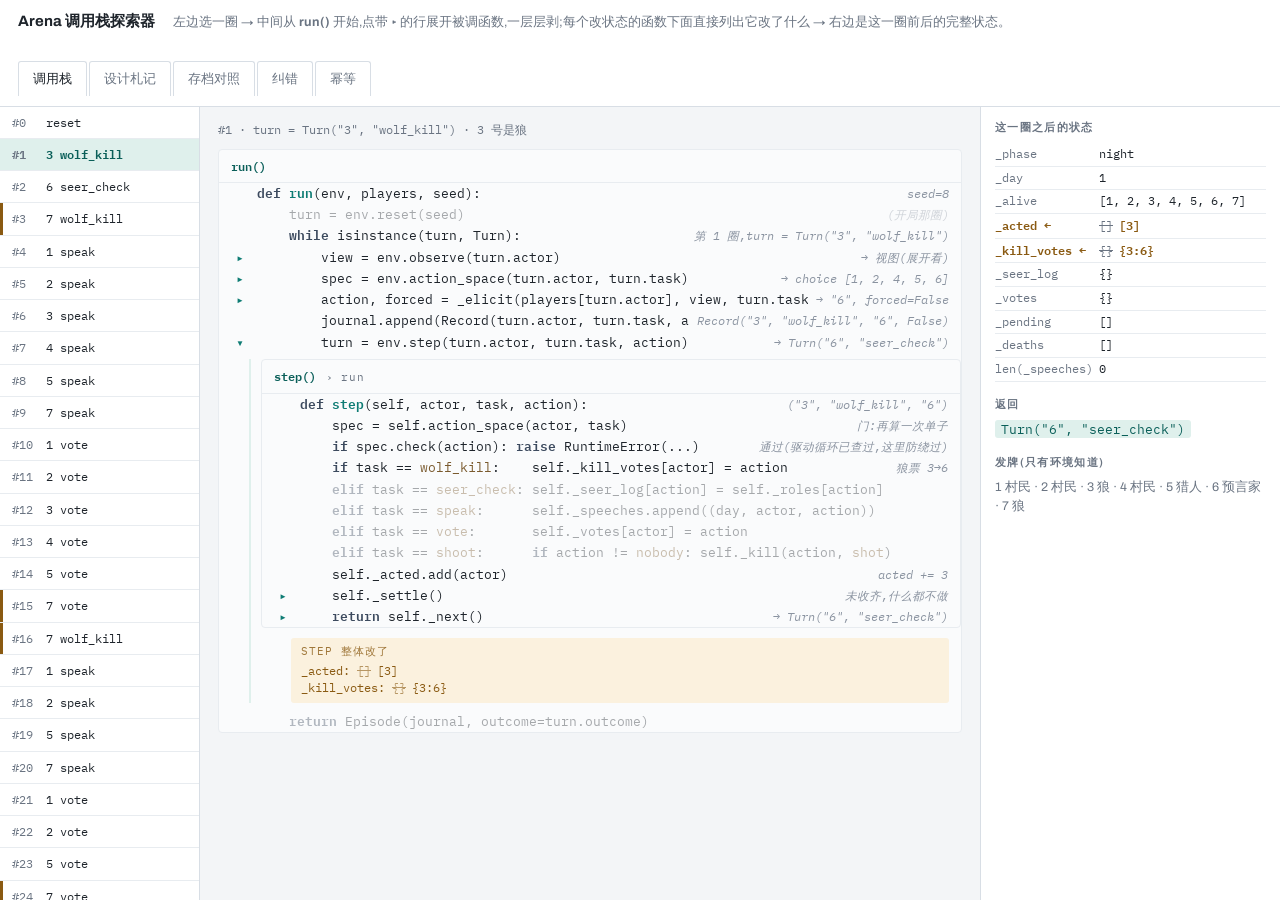
<file: werewolf_harness/docs/explorer.html>
<!doctype html>
<html lang="zh-CN">
<head>
<meta charset="utf-8">
<meta name="viewport" content="width=device-width,initial-scale=1">
</head>
<body>
<title>Arena 调用栈探索器</title>
<link rel="stylesheet" href="https://fonts.googleapis.com/css2?family=Archivo:wght@500;600;700&family=IBM+Plex+Mono:wght@400;500;600&display=swap">
<style>
:root{
  --bg:#F3F5F7; --surface:#FFFFFF; --ink:#1E242B; --muted:#6A7482; --line:#D8DEE5; --line-soft:#E8ECF0;
  --accent:#0E7C74; --accent-soft:#DFF0EC; --accent-ink:#0A5F59;
  --code-bg:#FAFBFC; --kw:#3C4A5E; --str:#7A5A2E; --cm:#8A93A0; --fn:#0E7C74;
  --chg:#8A5A12; --chg-bg:#FBF1DE; --dim:.38;
  --sel:#E4EBF6;
  color-scheme: light dark;
}
@media (prefers-color-scheme: dark){ :root:not([data-theme="light"]){
  --bg:#13171B; --surface:#1A1F25; --ink:#E4E8EC; --muted:#98A2AE; --line:#2B333C; --line-soft:#232A32;
  --accent:#5CC8BC; --accent-soft:#16302D; --accent-ink:#8FE0D4;
  --code-bg:#161B21; --kw:#C6D0DC; --str:#D9B37A; --cm:#737E8B; --fn:#5CC8BC;
  --chg:#E0B86A; --chg-bg:#2A2416; --dim:.35; --sel:#222B38;
}}
:root[data-theme="dark"]{
  --bg:#13171B; --surface:#1A1F25; --ink:#E4E8EC; --muted:#98A2AE; --line:#2B333C; --line-soft:#232A32;
  --accent:#5CC8BC; --accent-soft:#16302D; --accent-ink:#8FE0D4;
  --code-bg:#161B21; --kw:#C6D0DC; --str:#D9B37A; --cm:#737E8B; --fn:#5CC8BC;
  --chg:#E0B86A; --chg-bg:#2A2416; --dim:.35; --sel:#222B38;
}
*{box-sizing:border-box}
body{margin:0;background:var(--bg);color:var(--ink);font-family:Archivo,'PingFang SC','Hiragino Sans GB',sans-serif;font-size:13.5px;line-height:1.5;height:100vh;display:flex;flex-direction:column}
header{padding:10px 18px;border-bottom:1px solid var(--line);background:var(--surface);display:flex;align-items:baseline;gap:18px;flex-wrap:wrap}
header h1{font-size:15px;margin:0;font-weight:700}
header .hint{color:var(--muted);font-size:12.5px}
.app{display:grid;grid-template-columns:200px minmax(0,1fr) 300px;flex:1;min-height:0}
.pane{min-height:0;overflow:auto}
.rounds{border-right:1px solid var(--line);background:var(--surface)}
.rounds .r{padding:7px 12px;border-bottom:1px solid var(--line-soft);cursor:pointer;font-family:'IBM Plex Mono',monospace;font-size:11.5px;display:flex;gap:8px;align-items:baseline}
.rounds .r:hover{background:var(--sel)}
.rounds .r.on{background:var(--accent-soft);color:var(--accent-ink);font-weight:600}
.rounds .r .n{color:var(--muted);min-width:26px}
.rounds .r.mark{box-shadow:inset 3px 0 0 var(--chg)}
.rounds .r:focus-visible{outline:2px solid var(--accent);outline-offset:-2px}
.code{padding:14px 18px 60px}
.state{border-left:1px solid var(--line);background:var(--surface);padding:12px 14px}
.state h2{font-size:11px;letter-spacing:.12em;text-transform:uppercase;color:var(--muted);margin:0 0 8px;font-weight:600}
table.vars{border-collapse:collapse;width:100%;font-family:'IBM Plex Mono',monospace;font-size:11.5px}
table.vars td{padding:3px 6px 3px 0;vertical-align:top;border-bottom:1px solid var(--line-soft);line-height:1.45;word-break:break-all}
table.vars td.vn{color:var(--muted);white-space:nowrap;width:1%}
table.vars tr.chg td{color:var(--chg);font-weight:600}
table.vars tr.chg td.vn::after{content:" ←"}
table.vars .was{color:var(--muted);font-weight:400;text-decoration:line-through;margin-right:6px}

/* function block */
.fn{font-family:'IBM Plex Mono',ui-monospace,Menlo,monospace;font-size:12.5px;line-height:1.7;background:var(--code-bg);border:1px solid var(--line-soft);border-radius:4px;margin:6px 0 10px}
.fn>.hd{padding:6px 12px;border-bottom:1px solid var(--line-soft);color:var(--muted);font-size:11px;letter-spacing:.06em;display:flex;gap:10px;align-items:baseline}
.fn>.hd b{color:var(--accent-ink);font-weight:600;letter-spacing:0;font-size:12px}
.ln{display:grid;grid-template-columns:18px minmax(0,1fr) minmax(0,auto);gap:8px;padding:0 12px;align-items:baseline}
.ln.dim{opacity:var(--dim)}
.ln .tg{color:var(--accent);cursor:pointer;user-select:none;width:18px;text-align:center}
.ln .tg:empty{cursor:default}
.ln.callable{cursor:pointer}
.ln.callable:hover{background:var(--sel)}
.ln .c{white-space:pre;overflow-x:auto}
.ln .note{color:var(--cm);font-style:italic;white-space:pre-wrap;font-size:11.5px;text-align:right;max-width:46ch}
.ln .note.val{color:var(--accent-ink);font-style:normal}
.k{color:var(--kw);font-weight:600}.s{color:var(--str)}.f{color:var(--fn);font-weight:600}.cm{color:var(--cm)}
.nest{margin:2px 0 6px 30px;border-left:2px solid var(--accent-soft);padding-left:10px}
.delta{margin:4px 12px 8px 30px;padding:6px 10px;background:var(--chg-bg);border-radius:3px;font-family:'IBM Plex Mono',monospace;font-size:11.5px;color:var(--chg)}
.delta .lab{font-size:10.5px;letter-spacing:.1em;text-transform:uppercase;margin-bottom:2px;opacity:.8}
.delta div{line-height:1.5}
.delta .was{opacity:.6;text-decoration:line-through;margin-right:6px}
.crumb{font-family:'IBM Plex Mono',monospace;font-size:12px;color:var(--muted);margin:0 0 10px}
.crumb b{color:var(--ink)}
.rt{margin:6px 0 4px;color:var(--muted);font-size:12.5px}
.rt code{font-family:'IBM Plex Mono',monospace;background:var(--accent-soft);color:var(--accent-ink);padding:1px 6px;border-radius:3px}
@media(max-width:900px){.app{grid-template-columns:1fr}.rounds{display:flex;overflow-x:auto;border-right:0;border-bottom:1px solid var(--line)}.rounds .r{border-bottom:0;border-right:1px solid var(--line-soft);white-space:nowrap}.state{border-left:0;border-top:1px solid var(--line)}}

/* ── 论文栏 ── */
.tabs{display:flex;gap:2px;margin-top:10px}
.tabs button{font:500 12.5px/1 inherit;padding:8px 14px;border:1px solid var(--line);
  border-bottom:0;background:transparent;color:var(--muted);cursor:pointer;border-radius:3px 3px 0 0}
.tabs button:hover{color:var(--ink)}
.tabs button[aria-selected="true"]{background:var(--surface);color:var(--ink);
  border-color:var(--line);box-shadow:0 1px 0 var(--surface)}
.tabs button:focus-visible{outline:2px solid var(--accent);outline-offset:2px}
.paper{display:none;background:var(--surface);border:1px solid var(--line);
  padding:38px clamp(20px,5vw,64px) 60px}
.paper.on{display:block}
.app.off{display:none}
/* 正文守着 70 字宽，图挣脱出去用整幅——图被压到正文宽度时字会小到看不清 */
.paper .inner{max-width:none;display:grid;
  grid-template-columns:minmax(0,1fr) min(70ch,100%) minmax(0,1fr)}
.paper .inner > *{grid-column:2}
.paper .inner > figure{grid-column:1/-1;justify-self:center;width:min(1000px,100%)}
.paper .kicker{font-family:'IBM Plex Mono',monospace;font-size:11px;letter-spacing:.14em;
  text-transform:uppercase;color:var(--muted)}
.paper h2{font-size:26px;line-height:1.3;font-weight:700;margin:.3em 0 .1em;letter-spacing:-.01em}
.paper .sub{color:var(--muted);font-size:14px;margin:0 0 30px}
.paper h3{font-size:16px;font-weight:700;margin:38px 0 10px;padding-top:16px;
  border-top:1px solid var(--line-soft)}
.paper h3 .no{font-family:'IBM Plex Mono',monospace;font-size:12px;color:var(--accent);
  margin-right:9px;font-weight:600}

.paper h5{font-size:13px;font-weight:600;margin:20px 0 6px;color:var(--ink)}
.paper h4{font-size:14px;font-weight:600;margin:22px 0 6px}
.paper p{margin:0 0 13px;font-size:14.5px;line-height:1.8}
.paper li{font-size:14.5px;line-height:1.8;margin-bottom:5px}
.paper ul,.paper ol{margin:0 0 14px;padding-left:22px}
.paper code{font-family:'IBM Plex Mono',monospace;font-size:.9em;background:var(--code-bg);
  border:1px solid var(--line-soft);padding:1px 5px;border-radius:3px}
.paper blockquote{margin:16px 0;padding:11px 16px;background:var(--code-bg);
  border-left:3px solid var(--accent);font-size:14px;color:var(--ink)}
.paper blockquote .who{display:block;margin-top:6px;font-size:12px;color:var(--muted)}
.paper .axiom{margin:22px 0;padding:18px 20px;background:var(--accent-soft);
  border:1px solid var(--accent);border-radius:3px}
.paper .axiom b{color:var(--accent-ink)}
.paper .lemma{margin:18px 0;padding-left:16px;border-left:2px solid var(--line)}
.paper .lemma .tag{font-family:'IBM Plex Mono',monospace;font-size:11px;letter-spacing:.1em;
  text-transform:uppercase;color:var(--accent);display:block;margin-bottom:3px}
.paper table{width:100%;border-collapse:collapse;margin:14px 0 18px;font-size:13.5px}
.paper th{text-align:left;font-weight:600;padding:8px 10px;border-bottom:1px solid var(--line);
  color:var(--muted);font-size:12px;letter-spacing:.04em}
.paper td{padding:9px 10px;border-bottom:1px solid var(--line-soft);vertical-align:top}
.paper .retract{border:1px solid var(--chg);background:var(--chg-bg);padding:16px 18px;
  margin:18px 0;border-radius:3px}
.paper .retract .tag{font-family:'IBM Plex Mono',monospace;font-size:11px;letter-spacing:.1em;
  text-transform:uppercase;color:var(--chg);display:block;margin-bottom:5px}


.paper figure{margin:26px 0 30px}
.paper figure svg{max-width:100%;height:auto;display:block;margin:0 auto}
.paper figcaption{max-width:70ch;margin-left:auto;margin-right:auto;font-size:12.5px;color:var(--muted);margin-top:10px;line-height:1.65;
  padding-left:12px;border-left:2px solid var(--line)}
.paper .fig-box{fill:none;stroke:currentColor;stroke-width:1}
.paper .fig-t{fill:currentColor;font-family:'IBM Plex Mono',monospace;font-size:11.5px}
.paper .fig-t.s{font-size:10.5px;opacity:.72}
.paper .fig-t.h{font-family:inherit;font-size:12.5px;font-weight:600}
.paper .fig-ln{stroke:currentColor;stroke-width:1;fill:none}
.paper .fig-ln.thin{opacity:.4}
.paper .fig-hi{stroke:var(--accent);fill:none;stroke-width:1.5}
.paper .fig-hit{fill:var(--accent);font-family:'IBM Plex Mono',monospace;font-size:11.5px}
.paper .fig-dim{opacity:.45}


.paper .tree{font-family:'IBM Plex Mono',monospace;font-size:12px;line-height:1.75;
  background:var(--code-bg);border:1px solid var(--line-soft);padding:14px 16px;margin:16px 0;
  overflow-x:auto;white-space:pre}
.paper .tree b{color:var(--accent);font-weight:500}
.paper .tree i{font-style:normal;opacity:.62}
.paper .two{display:grid;grid-template-columns:repeat(auto-fit,minmax(280px,1fr));gap:14px;margin:16px 0}
.paper .two > div{background:var(--code-bg);border:1px solid var(--line-soft);padding:12px 14px}
.paper .two h5{margin:0 0 7px;font-size:12px;font-weight:600;color:var(--muted)}
.paper .two pre{background:transparent;border:0;padding:0;font-size:11.5px;margin:0}


.paper .vs{display:grid;grid-template-columns:repeat(auto-fit,minmax(300px,1fr));gap:0;margin:18px 0;
  border:1px solid var(--line)}
.paper .vs > div{padding:14px 16px}
.paper .vs > div + div{border-left:1px solid var(--line)}
.paper .vs h5{margin:0 0 8px;font-size:12.5px;font-weight:600}
.paper .vs .flow{font-family:'IBM Plex Mono',monospace;font-size:11.5px;line-height:1.8;
  color:var(--muted);margin:0 0 8px;white-space:pre-wrap}
.paper .vs p{margin:0;font-size:13.5px;line-height:1.7}
.paper .vs.acc > div:last-child{background:var(--accent-soft)}
@media(max-width:640px){.paper .vs > div + div{border-left:0;border-top:1px solid var(--line)}}




/* ── 存档对照栏 ── */
.demo{display:none;background:var(--surface);border:1px solid var(--line);padding:20px clamp(16px,3vw,32px) 40px}
.demo.on{display:block}
.demo .top{display:flex;align-items:baseline;gap:14px;flex-wrap:wrap;margin-bottom:6px}
.demo h2{font-size:17px;margin:0;font-weight:700}
.demo .sub{color:var(--muted);font-size:12.5px;margin:0 0 14px;max-width:80ch;line-height:1.7}
.demo .bar{display:flex;align-items:center;gap:8px;flex-wrap:wrap;margin:10px 0 16px}
.demo .bar button{font:500 12px/1 inherit;padding:7px 12px;border:1px solid var(--line);
  background:transparent;color:var(--ink);cursor:pointer;border-radius:3px}
.demo .bar button:hover{border-color:var(--accent);color:var(--accent-ink)}
.demo .bar button:disabled{opacity:.35;cursor:default}
.demo .bar input[type=range]{flex:1;min-width:180px;accent-color:var(--accent)}
.demo .bar .now{font-family:'IBM Plex Mono',monospace;font-size:12px;color:var(--muted);min-width:150px}
.demo .grid{display:grid;grid-template-columns:repeat(auto-fit,minmax(320px,1fr));gap:16px;align-items:start}
.demo .card{border:1px solid var(--line);background:var(--code-bg);min-width:0}
.demo .card > h3{margin:0;padding:9px 13px;font-size:11px;letter-spacing:.1em;text-transform:uppercase;
  color:var(--muted);border-bottom:1px solid var(--line-soft);font-weight:600;display:flex;
  justify-content:space-between;gap:10px}
.demo .card > h3 em{font-style:normal;font-family:'IBM Plex Mono',monospace;letter-spacing:0;
  text-transform:none;color:var(--ink)}
.demo .body{padding:10px 13px;max-height:420px;overflow:auto}
.demo .f{display:grid;grid-template-columns:150px 52px minmax(0,1fr);gap:8px;font-family:'IBM Plex Mono',monospace;
  font-size:11px;line-height:1.6;padding:2px 0;border-bottom:1px solid var(--line-soft)}
.demo .f .fn{color:var(--muted);white-space:nowrap;overflow:hidden;text-overflow:ellipsis}
.demo .f .fb{color:var(--muted);text-align:right}
.demo .f .fv{white-space:nowrap;overflow:hidden;text-overflow:ellipsis;opacity:.55}
.demo .f.chg{background:var(--accent-soft)}
.demo .f.chg .fn{color:var(--accent-ink);font-weight:600}
.demo .f.chg .fv{opacity:1;color:var(--accent-ink)}
.demo .rest{font-family:'IBM Plex Mono',monospace;font-size:11px;color:var(--muted);padding-top:6px}
.demo .jl{font-family:'IBM Plex Mono',monospace;font-size:11px;line-height:1.65;padding:3px 0;
  border-bottom:1px solid var(--line-soft);color:var(--muted);white-space:nowrap;overflow:hidden;
  text-overflow:ellipsis}
.demo .jl.new{color:var(--accent-ink);background:var(--accent-soft);font-weight:600}
.demo .tot{display:flex;gap:26px;flex-wrap:wrap;margin-top:16px;padding-top:12px;
  border-top:1px solid var(--line);font-variant-numeric:tabular-nums}
.demo .tot div{display:flex;flex-direction:column}
.demo .tot .n{font-family:'IBM Plex Mono',monospace;font-size:19px;font-weight:600}
.demo .tot .k{font-size:11.5px;color:var(--muted)}
.demo .tot .a .n{color:var(--muted)} .demo .tot .b .n{color:var(--accent)}
.demo .meter{margin-top:12px}
.demo .meter .row{display:grid;grid-template-columns:52px minmax(0,1fr) 92px;gap:10px;align-items:center;
  margin-bottom:5px;font-size:11.5px;color:var(--muted)}
.demo .meter .track{height:14px;border:1px solid var(--line)}
.demo .meter .fill{height:100%;background:var(--muted);opacity:.45}
.demo .meter .fill.acc{background:var(--accent);opacity:1}


/* 调用栈 */
.paper .stack{grid-column:1/-1;justify-self:center;width:min(1000px,100%);margin:14px 0 18px;
  background:var(--code-bg);border:1px solid var(--line-soft);border-radius:3px;overflow-x:auto}
.paper .stack pre{margin:0;padding:16px 18px;font-family:'IBM Plex Mono',monospace;font-size:12.5px;line-height:1.7;color:var(--ink)}
.paper .stack b{color:var(--fn);font-weight:600}
.paper .stack i{color:var(--muted);font-style:normal}
.paper .stack u{text-decoration:none;color:var(--accent);font-weight:600}
.paper .stack mark{background:var(--chg-bg);color:var(--chg);padding:0 3px;border-radius:2px}
.paper .stack .tag{color:var(--accent-ink);background:var(--accent-soft);padding:0 6px;border-radius:2px;font-weight:600}

/* 纠错 tab 类型说明 */
.tg-group{margin:0 0 12px}
.tg-g{font-size:10.5px;letter-spacing:.12em;text-transform:uppercase;color:var(--accent);margin:0 0 4px;font-weight:600}
.tg-item{border-left:2px solid var(--line-soft);padding:2px 0 4px 8px;margin:0 0 6px}
.tg-t{display:flex;gap:8px;align-items:baseline;font-size:12px}
.tg-t b{font-family:'IBM Plex Mono',monospace;color:var(--accent-ink);font-weight:600}
.tg-t span{color:var(--muted)}
.tg-f{margin-top:2px}
.tg-f div{display:flex;gap:8px;align-items:baseline;font-size:11.5px;line-height:1.5}
.tg-f code{font-family:'IBM Plex Mono',monospace;color:var(--ink);white-space:nowrap}
.tg-f span{color:var(--muted)}

.ty{color:var(--accent-ink);border-bottom:1px dotted var(--accent);cursor:pointer}
.ty:hover{background:var(--accent-soft)}
.tg-item.flash{animation:tgflash 1.6s ease-out}
@keyframes tgflash{0%{background:var(--accent-soft);border-left-color:var(--accent)}100%{background:transparent;border-left-color:var(--line-soft)}}
</style>

<header>
  <h1>Arena 调用栈探索器</h1>
  <span class="hint" id="hint">左边选一圈 → 中间从 <b>run()</b> 开始,点带 ▸ 的行展开被调函数,一层层剥;每个改状态的函数下面直接列出它改了什么 → 右边是这一圈前后的完整状态。</span>
  <div class="tabs" role="tablist">
    <button id="tab-run" role="tab" aria-selected="true">调用栈</button>
    <button id="tab-paper" role="tab" aria-selected="false">设计札记</button>
    <button id="tab-demo" role="tab" aria-selected="false">存档对照</button>
    <button id="tab-fix" role="tab" aria-selected="false">纠错</button>
    <button id="tab-idem" role="tab" aria-selected="false">幂等</button>
  </div>
</header>
<div class="app">
  <nav class="rounds pane" id="rounds"></nav>
  <main class="code pane" id="code"></main>
  <aside class="state pane" id="state"></aside>
</div>

<section class="paper" id="paper" role="tabpanel">
<div class="inner">
<div class="kicker">设计札记 · Werewolf Arena</div>
<h2>一个多智能体对抗环境该由什么来保证正确</h2>
<p class="sub">本文记录的是若干设计决定的依据，以及其中两项后来被推翻的论断。它不是使用说明。</p>

<h3><span class="no">§1</span>问题的定位：认知分发，而非流程编排</h3>
<p>做多智能体系统时，第一反应是找个编排框架：把流程画成图，节点是智能体，边是流转条件。这套做法在协作型任务里够用——大家目标一致，信息共享，谁先谁后主要是效率问题。</p>
<p>对抗型任务不一样。狼人杀里有一件事是协作型任务里不存在的：<b>不同的参与者对"世界现在是什么样"必须有不同的、且受控的认知</b>。狼知道同伴是谁，预言家知道验过谁，村民什么都不知道，而这三份认知必须来自同一个世界。</p>
<p>于是问题从"怎么编排"变成了"<b>世界是什么样，这件事能有几个说法</b>"。一个典型实现里，它至少有四个说法：引擎里的状态字段是一份，拼提示词时手写的那段描述是一份，校验模型输出时的那段判断是一份，跑完之后统计脚本重新解析日志又是一份。四份各自演化，谁也不保证一致。</p>
<p>能观察到的症状是这样的：提示词告诉模型"你可以救人"，模型照做，执行层拒绝，因为解药已经用掉了——两处各写了一遍规则，改了一处忘了另一处。或者更糟：某一局狼人精准地投出了预言家，没人能说清是推理还是泄露，因为"狼能看到什么"这件事没有唯一的定义点。</p>

<h3><span class="no">§2</span>控制流索引在路径上，还是索引在状态上</h3>
<p>在动手之前先确认过这个轮子该不该造。图编排类框架（LangGraph 一类）把控制流表达成图，对抗环境类项目（TextArena 一类）提供的是环境集合、目标是给模型排名。前者的问题不在于表达能力，而在于<b>分支挂在什么上面</b>；后者的问题是把环境当作固定资产，新增环境、替换规则参数、把真人塞进某个座位都要改它的内部。</p>
<p>先说前者，因为那才是结构性的分歧。</p>

<h4>分支的索引方式决定规则的复制次数</h4>
<p>自动机理论里这组区分早有名字：<b>Mealy 机</b>的输出取决于（当前状态，这条转移），<b>Moore 机</b>的输出只取决于当前状态。图编排的条件边天然是 Mealy 的——路由函数的名字里就带着"从哪个节点来"（<code>route_after_night</code>、<code>route_after_vote</code>）。</p>
<p>这个区分在对抗游戏里立刻变成可数的代价。这套规则里能致死的路径有六条：夜刀、女巫毒、同守同救抵消、白天票出、狼自爆、猎人开枪。而死亡的后果有三条：猎人要开枪、警长要传警徽、够条件的人要留遗言。</p>
<p>Mealy 式的写法里，每一个可能死人的节点后面都要挂一条条件边，而每条边都得把三个后果问一遍。六个来源乘三条后果，是<b>十八处判断</b>；再加第四条后果，要在六个路由函数里各补一遍。更麻烦的是这十八处之间没有任何机制保证一致：把"被女巫毒死的猎人不能开枪"这条改动漏在其中一处，程序不报错，只会打出一局"夜里毒死能开枪、白天票出不能开枪"的怪棋。</p>
<p>Moore 式的写法把分支挪到状态上。六条致死路径全部经过同一个函数 <code>_kill(seat, cause)</code>，它记录死亡，然后由 <code>_queue_deaths</code> 判断三条后果——<b>写一遍</b>。调度函数 <code>_next()</code> 不知道刚才发生了什么，也不需要知道，它只读当前状态：狼死光了吗、有待处理的插入回合吗、现在是什么阶段。夜里被毒死的猎人和白天被票出的猎人走到这里时是同一个状态（<code>_pending_hunter</code> 有值），因此只需要一次判断。六加三，是<b>九处</b>；加第四条后果，改一处。</p>
<p>乘积塌成求和的原因是<b>所有路径在写状态的那一刻汇合了</b>。图编排里没有这个汇合点——状态虽是共享字典，控制流却不共享，所以判断必须在每条出边上重来一遍。</p>

<figure>
<svg viewBox="0 0 940 620" role="img" aria-label="上半：图编排里三个结算点各自重复同一段死亡后果判断，九条边指向三个目标节点；下半：本设计里六条致死路径汇入一个 _kill 漏斗，后果只判断一次，写进三个待办字段，由 _next 读取。">
<defs><marker id="ar" viewBox="0 0 8 8" refX="7" refY="4" markerWidth="7" markerHeight="7" orient="auto">
<path d="M0 0 L8 4 L0 8 z" fill="currentColor"/></marker>
<marker id="ara" viewBox="0 0 8 8" refX="7" refY="4" markerWidth="7" markerHeight="7" orient="auto">
<path d="M0 0 L8 4 L0 8 z" fill="var(--accent)"/></marker></defs>

<text class="fig-t h" x="40" y="20">图编排：判断挂在边上</text>
<rect class="fig-box" x="40" y="36" width="200" height="34" rx="2"/>
<text class="fig-t" x="140" y="58" text-anchor="middle">夜间结算</text>
<rect class="fig-box" x="340" y="36" width="200" height="34" rx="2"/>
<text class="fig-t" x="440" y="58" text-anchor="middle">投票结算</text>
<rect class="fig-box" x="640" y="36" width="200" height="34" rx="2"/>
<text class="fig-t" x="740" y="58" text-anchor="middle">开枪结算</text>

<line class="fig-ln" x1="140" y1="70" x2="140" y2="120" marker-end="url(#ar)"/>
<line class="fig-ln" x1="440" y1="70" x2="440" y2="120" marker-end="url(#ar)"/>
<line class="fig-ln" x1="740" y1="70" x2="740" y2="120" marker-end="url(#ar)"/>

<rect class="fig-box" x="40" y="126" width="200" height="80" rx="2"/>
<text class="fig-t" x="50" y="144">route_after_night</text>
<text class="fig-t s" x="50" y="162">if 是猎人 → 开枪</text>
<text class="fig-t s" x="50" y="178">if 是警长 → 传徽</text>
<text class="fig-t s" x="50" y="194">if 够条件 → 遗言</text>
<rect class="fig-box" x="340" y="126" width="200" height="80" rx="2"/>
<text class="fig-t" x="350" y="144">route_after_vote</text>
<text class="fig-t s" x="350" y="162">if 是猎人 → 开枪</text>
<text class="fig-t s" x="350" y="178">if 是警长 → 传徽</text>
<text class="fig-t s" x="350" y="194">if 够条件 → 遗言</text>
<rect class="fig-box" x="640" y="126" width="200" height="80" rx="2"/>
<text class="fig-t" x="650" y="144">route_after_shoot</text>
<text class="fig-t s" x="650" y="162">if 是猎人 → 开枪</text>
<text class="fig-t s" x="650" y="178">if 是警长 → 传徽</text>
<text class="fig-t s" x="650" y="194">if 够条件 → 遗言</text>
<text class="fig-hit" x="440" y="228" text-anchor="middle">同一段判断，三份拷贝</text>
<line class="fig-ln thin" x1="140" y1="206" x2="180" y2="262" marker-end="url(#ar)"/>
<line class="fig-ln thin" x1="140" y1="206" x2="470" y2="262" marker-end="url(#ar)"/>
<line class="fig-ln thin" x1="140" y1="206" x2="760" y2="262" marker-end="url(#ar)"/>
<line class="fig-ln thin" x1="440" y1="206" x2="180" y2="262" marker-end="url(#ar)"/>
<line class="fig-ln thin" x1="440" y1="206" x2="470" y2="262" marker-end="url(#ar)"/>
<line class="fig-ln thin" x1="440" y1="206" x2="760" y2="262" marker-end="url(#ar)"/>
<line class="fig-ln thin" x1="740" y1="206" x2="180" y2="262" marker-end="url(#ar)"/>
<line class="fig-ln thin" x1="740" y1="206" x2="470" y2="262" marker-end="url(#ar)"/>
<line class="fig-ln thin" x1="740" y1="206" x2="760" y2="262" marker-end="url(#ar)"/>

<rect class="fig-box" x="100" y="262" width="160" height="34" rx="2"/>
<text class="fig-t" x="180" y="284" text-anchor="middle">hunter_shoot</text>
<rect class="fig-box" x="390" y="262" width="160" height="34" rx="2"/>
<text class="fig-t" x="470" y="284" text-anchor="middle">badge_transfer</text>
<rect class="fig-box" x="680" y="262" width="160" height="34" rx="2"/>
<text class="fig-t" x="760" y="284" text-anchor="middle">last_words</text>

<line class="fig-ln fig-dim" x1="40" y1="326" x2="900" y2="326"/>
<text class="fig-t h" x="40" y="360">本设计：判断挂在状态上</text>

<text class="fig-t s" x="150" y="398" text-anchor="end">夜刀</text>
<text class="fig-t s" x="150" y="420" text-anchor="end">女巫毒</text>
<text class="fig-t s" x="150" y="442" text-anchor="end">同守同救</text>
<text class="fig-t s" x="150" y="464" text-anchor="end">白天票出</text>
<text class="fig-t s" x="150" y="486" text-anchor="end">狼自爆</text>
<text class="fig-t s" x="150" y="508" text-anchor="end">猎人开枪</text>
<line class="fig-ln thin" x1="158" y1="394" x2="215" y2="440" marker-end="url(#ar)"/>
<line class="fig-ln thin" x1="158" y1="416" x2="215" y2="443" marker-end="url(#ar)"/>
<line class="fig-ln thin" x1="158" y1="438" x2="215" y2="446" marker-end="url(#ar)"/>
<line class="fig-ln thin" x1="158" y1="460" x2="215" y2="452" marker-end="url(#ar)"/>
<line class="fig-ln thin" x1="158" y1="482" x2="215" y2="455" marker-end="url(#ar)"/>
<line class="fig-ln thin" x1="158" y1="504" x2="215" y2="458" marker-end="url(#ar)"/>

<rect class="fig-hi" x="222" y="428" width="104" height="38" rx="2"/>
<text class="fig-hit" x="274" y="452" text-anchor="middle">_kill()</text>
<line class="fig-ln" x1="326" y1="447" x2="376" y2="447" marker-end="url(#ar)"/>

<rect class="fig-hi" x="380" y="398" width="212" height="98" rx="2"/>
<text class="fig-hit" x="392" y="420">_queue_deaths()</text>
<text class="fig-t s" x="392" y="442">if 是猎人 → 开枪</text>
<text class="fig-t s" x="392" y="462">if 是警长 → 传徽</text>
<text class="fig-t s" x="392" y="482">if 够条件 → 遗言</text>
<text class="fig-hit" x="486" y="516" text-anchor="middle">只有一份</text>

<line class="fig-ln" x1="592" y1="420" x2="638" y2="404" marker-end="url(#ar)"/>
<line class="fig-ln" x1="592" y1="447" x2="638" y2="447" marker-end="url(#ar)"/>
<line class="fig-ln" x1="592" y1="474" x2="638" y2="490" marker-end="url(#ar)"/>
<rect class="fig-box" x="642" y="386" width="186" height="32" rx="2"/>
<text class="fig-t" x="652" y="407">_pending_hunter</text>
<rect class="fig-box" x="642" y="431" width="186" height="32" rx="2"/>
<text class="fig-t" x="652" y="452">_pending_badge</text>
<rect class="fig-box" x="642" y="476" width="186" height="32" rx="2"/>
<text class="fig-t" x="652" y="497">_pending_last_words</text>

<line class="fig-ln" x1="828" y1="402" x2="866" y2="437" marker-end="url(#ar)"/>
<line class="fig-ln" x1="828" y1="447" x2="866" y2="447" marker-end="url(#ar)"/>
<line class="fig-ln" x1="828" y1="492" x2="866" y2="457" marker-end="url(#ar)"/>
<rect class="fig-box" x="870" y="428" width="64" height="38" rx="2"/>
<text class="fig-t" x="902" y="452" text-anchor="middle">_next()</text>
<text class="fig-t s" x="902" y="486" text-anchor="middle">只读字段</text>
</svg>
<figcaption>同一条规则「猎人死了要开枪」在两种设计里的位置。上半：每个可能产生死亡的结算点都要在出边上重复整套后果判断，改一条规则要同步改所有拷贝，漏改不报错。下半：六条致死路径先汇入 <code>_kill</code>，后果只判断一次并写进三个待办字段；调度函数 <code>_next</code> 只读字段，不知道死亡从哪条路来，因此夜里毒死的猎人与白天票出的猎人在它眼里是同一个状态。</figcaption>
</figure>
<h4>汇合点的代价</h4>
<p>这不是免费的。Moore 化意味着把"隐含在控制流里的信息"显式化成状态：<code>_pending_hunter</code>、<code>_pending_badge</code>、<code>_pending_last_words</code>、<code>_settle_to</code> 这些字段之所以存在，纯粹是为了记住"接下来该干什么"——Mealy 机不需要它们，那个信息藏在"程序正走在哪条边上"这个事实里。<b>本质是拿存储换分支数。</b></p>
<p>更要紧的是，整个论证建立在一个前提上：<b>所有死亡都必须真的经过那个漏斗</b>。只要有一处直接写了 <code>self._alive.discard(x)</code>，后果规则对那条路径就静默失效——不报错、不崩溃，只是那种死法的猎人不开枪。语言本身不强制这件事，Java 的 <code>private</code> 同样不强制（它挡的是类外，而绕过发生在同一个类的兄弟方法里）。</p>
<p>这个项目最终把它做成了结构约束而非纪律：存活集合的类型是 <code>frozenset</code>，<code>discard()</code> 这个方法根本不存在，误写时得到的是 <code>AttributeError</code> 而不是静默旁路；能整体重新绑定它的位置由一条解析源码的测试限定在 <code>_kill</code> 与 <code>reset</code> 之内。两者合起来，等价于 Java 的"不可变视图 + 代码审查"，只是审查是自动的。值得记下的是：这条约束加上去的当天就抓到一处违规，而它出现在项目自己的测试代码里——为了构造一个"已出局的座位"而直接改了存活集合。<b>为省事而绕过漏斗，正是这一设计最容易被破坏的方式。</b></p>

<h4>这里为什么值得这样做</h4>
<p>把判断从边上挪到状态上，代价是显式化的状态字段（见上）。这笔交易划不划算，取决于一个问题：</p>
<p><b>同一类后果，有没有多条路径能触发？</b>本环境中有：六条致死路径对三条后果，且后果之间还能连锁——猎人的枪可以打死另一个猎人。判断挂在边上时代价是乘积，挂在状态上时是求和；后果每增加一条，前者要改六处，后者改一处。<b>反过来</b>，若流程本身是线性的——解析、切片、入库、检索、生成——就不存在需要汇合的多条路径，把判断留在边上不但够用，还能给出一张可以看的图。</p>
<p>这一选择在本环境中付出的具体代价有三项：</p>
<table>
<tr><th>代价</th><th>具体表现</th></tr>
<tr><td>流程不可视</td><td>没有图。要知道"投完票之后会发生什么"，须读进 <code>step</code>、再进 <code>_settle_if_clear</code>、再进 <code>_next</code>。图编排能直接给出一张图，这在向他人解释系统时是实打实的优势。</td></tr>
<tr><td>状态更厚</td><td>七个字段纯粹用于记录"接下来该干什么"；它们要在重置时初始化、在重放时被覆盖，改规则时容易漏掉其中一个。</td></tr>
<tr><td>漏斗需要额外的强制手段</td><td>语言不保证唯一入口，需要 <code>frozenset</code> 加一条解析源码的测试来补。这部分工作在图编排里不存在。</td></tr>
</table>

<h3><span class="no">§3</span>信息可见性：权限作为构造，而非检查</h3>
<p>上一节的分歧关于控制流。第二处分歧关于信息可见性，而它同样不是实现风格之争——两种做法把权限放在了不同的位置：一种把它做成访问时的判断，另一种把它做成交付时的构造。</p>
<h4>视图的三层结构</h4>
<p>第二处分歧关于信息可见性，而它的核心是 <code>observe(actor)</code> 返回的那个字典长什么样。它有三层：</p>
<div class="tree">view
├── you / role / round / phase …   <i>你自己的基本信息</i>
├── <b>public</b>   <i>公开层——所有座位拿到的内容完全一样</i>
│     alive、dead、speeches、votes、exiles、sheriff …
└── <b>private</b>  <i>私有层——因角色而异</i>
      my_actions          <i>人人都有：你自己做过什么</i>
      fellow_wolves       <i>只有狼有</i>
      checks              <i>只有预言家有</i>
      antidote_available  <i>只有女巫有</i></div>
<p>公开层与私有层的划分本身不新鲜；关键在于<b>这个划分发生在哪一步</b>。它发生在取数时，而不是渲染时。一个村民座位拿到的 <code>private</code> 里只有一个键，一个狼座位拿到的有九个——<b>差异已经体现在数据结构上，而不是留给下游去判断</b>。</p>

<figure>
<svg viewBox="0 0 1000 330" role="img" aria-label="左：图编排中三个节点都持有同一份共享状态，可读可写，底牌在其中；右：本设计中环境状态私有，observe 是唯一出口，向三个座位分发内容不同的三份拷贝，玩家没有指回状态的通道。">
<defs><marker id="ar2" viewBox="0 0 8 8" refX="7" refY="4" markerWidth="7" markerHeight="7" orient="auto">
<path d="M0 0 L8 4 L0 8 z" fill="currentColor"/></marker>
<marker id="ar2s" viewBox="0 0 8 8" refX="1" refY="4" markerWidth="7" markerHeight="7" orient="auto">
<path d="M8 0 L0 4 L8 8 z" fill="currentColor"/></marker>
<marker id="ar2a" viewBox="0 0 8 8" refX="7" refY="4" markerWidth="7" markerHeight="7" orient="auto">
<path d="M0 0 L8 4 L0 8 z" fill="var(--accent)"/></marker></defs>

<text class="fig-t h" x="20" y="20">图编排：共享状态</text>
<rect class="fig-box" x="20" y="40" width="150" height="180" rx="2"/>
<text class="fig-t s" x="32" y="62">state</text>
<text class="fig-hit" x="32" y="86">_roles ← 底牌</text>
<text class="fig-t s" x="32" y="108">_alive</text>
<text class="fig-t s" x="32" y="128">_seer_checks</text>
<text class="fig-t s" x="32" y="148">_antidote</text>
<text class="fig-t s" x="32" y="168">_wolf_intents</text>
<text class="fig-t s" x="32" y="188">_votes …</text>

<line class="fig-ln" x1="172" y1="72" x2="248" y2="72" marker-end="url(#ar2)" marker-start="url(#ar2s)"/>
<line class="fig-ln" x1="172" y1="130" x2="248" y2="130" marker-end="url(#ar2)" marker-start="url(#ar2s)"/>
<line class="fig-ln" x1="172" y1="188" x2="248" y2="188" marker-end="url(#ar2)" marker-start="url(#ar2s)"/>
<text class="fig-t s" x="210" y="64" text-anchor="middle">读全部·可写</text>

<rect class="fig-box" x="252" y="54" width="150" height="36" rx="2"/>
<text class="fig-t" x="327" y="76" text-anchor="middle">村民节点</text>
<rect class="fig-box" x="252" y="112" width="150" height="36" rx="2"/>
<text class="fig-t" x="327" y="134" text-anchor="middle">狼节点</text>
<rect class="fig-box" x="252" y="170" width="150" height="36" rx="2"/>
<text class="fig-t" x="327" y="192" text-anchor="middle">预言家节点</text>
<text class="fig-t s" x="327" y="232" text-anchor="middle">三个节点拿到同一个对象</text>
<text class="fig-t s" x="327" y="252" text-anchor="middle">「别读 _roles」只是约定</text>

<line class="fig-ln fig-dim" x1="460" y1="24" x2="460" y2="300"/>

<text class="fig-t h" x="500" y="20">本设计：私有 + 单一出口</text>
<rect class="fig-box" x="500" y="40" width="150" height="180" rx="2"/>
<text class="fig-t s" x="512" y="62">环境私有</text>
<text class="fig-t s" x="512" y="86">_roles</text>
<text class="fig-t s" x="512" y="108">_alive</text>
<text class="fig-t s" x="512" y="128">_seer_checks</text>
<text class="fig-t s" x="512" y="148">_antidote</text>
<text class="fig-t s" x="512" y="168">_wolf_intents</text>
<text class="fig-t s" x="512" y="188">_votes …</text>

<line class="fig-hi" x1="652" y1="130" x2="694" y2="130" marker-end="url(#ar2a)"/>
<rect class="fig-hi" x="698" y="108" width="96" height="44" rx="2"/>
<text class="fig-hit" x="746" y="135" text-anchor="middle">observe()</text>
<text class="fig-hit" x="746" y="172" text-anchor="middle">唯一出口</text>

<line class="fig-ln" x1="796" y1="120" x2="838" y2="76" marker-end="url(#ar2)"/>
<line class="fig-ln" x1="796" y1="130" x2="838" y2="130" marker-end="url(#ar2)"/>
<line class="fig-ln" x1="796" y1="140" x2="838" y2="184" marker-end="url(#ar2)"/>

<rect class="fig-box" x="842" y="54" width="150" height="44" rx="2"/>
<text class="fig-t" x="852" y="72">5 号 · 村民</text>
<text class="fig-t s" x="852" y="90">public + 自己的动作</text>
<rect class="fig-box" x="842" y="108" width="150" height="44" rx="2"/>
<text class="fig-t" x="852" y="126">3 号 · 狼</text>
<text class="fig-t s" x="852" y="144">+ fellow_wolves</text>
<rect class="fig-box" x="842" y="162" width="150" height="44" rx="2"/>
<text class="fig-t" x="852" y="180">6 号 · 预言家</text>
<text class="fig-t s" x="852" y="198">+ checks</text>
<text class="fig-t s" x="917" y="232" text-anchor="middle">三份不同的拷贝</text>
<text class="fig-t s" x="917" y="252" text-anchor="middle">没有指回状态的箭头</text>
</svg>
<figcaption>同一时刻，两种设计下各方看到的东西。左侧每个节点持有整个状态对象，底牌就在其中，不读它是一条无法被自动检查的约定；右侧玩家函数的签名是 <code>act(view, task, spec, feedback)</code>，四个参数里没有环境对象，<code>view</code> 是 <code>observe(actor)</code> 产出的拷贝——想读底牌没有渠道。注意右侧缺少的那类箭头：没有任何一条从座位指回状态。</figcaption>
</figure>

<h4>渲染层不再承担权限判断</h4>
<p>把状态摊给每个节点的设计里，拼提示词的函数承担两件事：先判断"你是谁、你能看什么"，再把结果渲染成文字。两件事交织在一个函数里，而它有全局视角，所以两件事都必须由它做对。</p>
<div class="two">
<div><h5>权限判断在渲染层</h5><pre><code>def build_prompt(state, seat):
    role = state["_roles"][seat]     # 先判断你是谁
    lines = [公共部分]
    if role == "werewolf":           # 再决定给你什么
        lines.append(f"同伴：{找出所有狼}")
    return "\n".join(lines)</code></pre></div>
<div><h5>权限判断在取数层</h5><pre><code>def system_message(view, ...):
    priv = view["private"]
    lines = [f"Alive: {view['public']['alive']}"]
    if "fellow_wolves" in priv:      # 有就渲染，没有就跳过
        lines.append(f"同伴：{priv['fellow_wolves']}")
    return "\n".join(lines)</code></pre></div>
</div>
<p>右侧那个条件判断的是<b>字典里有没有这个键</b>，不是"你是不是狼"。"狼才能看到同伴"这条规则完全不在渲染层——它在 <code>observe</code> 里，而它作用的结果就是那个键在不在。渲染层甚至不需要知道游戏里有"狼"这个概念，它只把手上有的东西翻译成文字。</p>
<p>这个拆分之所以要紧，是因为<b>渲染有很多种，权限判断只有一种</b>。同一份视图要被拼成给模型看的提示词、渲染成给真人看的网页、序列化成给观战者的 JSON。三种渲染，三份代码；如果权限判断留在渲染层，就是三处可能写错的地方，而且真人那条路要把整套过滤重做一遍。本项目里没有为真人写过一行过滤代码——真人坐第三个座位，拿到的就是 <code>observe(3)</code>，和模型坐在那里拿到的是同一个字典。<b>这才是"玩家是可替换组件"的实际含义：换一个玩家实现，不需要重新证明隔离。</b></p>

<h4>工具不是第二条信息渠道</h4>
<p>智能体除了提示词还有工具（查询历史发言、查询票型等），这看上去像是绕过视图的另一条路。它不是：工具的执行上下文 <code>ToolContext(view, belief, task)</code> 只装了视图和智能体自己的笔记，没有环境对象。工具因此不增加信息，只是<b>分页</b>——历史发言一直在视图的公开层里，只是没有全部铺进提示词（那样太长），需要时用工具翻出来。视图里没有的东西，任何工具都变不出来。</p>


<p>以上三小节说明了这套做法<b>是什么</b>。它并非新技巧：这类做法有名字，也有四十年的先例，而与之相对的另一类做法正是被广泛采用的那一种。</p>
<p>把权限做成检查，是一种做法：调用方来取数据，系统判断"你有没有资格"，然后放行或拒绝。这是访问控制（ACL）的思路，文件系统的读写位、接口上的鉴权中间件都属于此类。把权限做成构造，是另一种：<b>系统交给调用方一个已经受限的对象，调用方对它拥有全部权限，而不该看的东西根本不在这个对象里。</b>这是能力式安全（capability-based security）的思路，Unix 的文件描述符是它最常见的例子——拿到描述符就能读，没拿到则连"读哪个文件"这句话都说不出来。</p>
<div class="vs acc">
<div><h5>访问控制</h5>
<p class="flow">调用方发起访问
  → 系统检查「你有权限吗」
  → 放行 / 拒绝</p>
<p>权限是<b>行为</b>。每个访问点都需要一次判断，判断本身可能被遗漏、被写错、被绕过。</p></div>
<div><h5>能力式（本设计）</h5>
<p class="flow">系统构造一份受限对象
  → 交给调用方
  → 调用方对它有全部权限</p>
<p>权限是<b>数据</b>。没有访问点，因此没有判断，因此没有可遗漏的判断。</p></div>
</div>
<p>本设计中的 <code>observe(actor)</code> 属于后者：它不判断"这个座位能不能读全场身份"，它构造一个不含全场身份的世界并交出去。座位在那个世界里享有百分之百的权限，因为凡是它不该知道的，都已经不在世界里了。</p>

<h4>由此得到的四项性质</h4>
<div class="lemma"><span class="tag">其一</span>
<p><b>没有检查，就没有"忘了检查"。</b>访问控制的每一个检查点都是一处可能遗漏的地方，而检查点的数量随功能增长。这里的检查点是零——不是检查得仔细，是这个动作不存在。本节末记录的那次真实泄露恰是反证：那个接口是访问控制式的（先取全部数据，再想起来应当过滤），所以漏了；修复方式是把它改成能力式，即按可见性构造出该给的那一份。</p></div>
<div class="lemma"><span class="tag">其二</span>
<p><b>下游可以做得很笨。</b>世界既已裁剪完毕，消费者就不必理解规则。渲染层那句"字典里有这个键就渲染"正是如此——它不知道游戏里有"狼"这个概念。若采用访问控制，每个消费者都要自己判断一次"这个座位是不是狼"，于是每个消费者都得懂规则，规则也就随消费者数量复制。</p></div>
<div class="lemma"><span class="tag">其三</span>
<p><b>发出去的东西可以被检查。</b>视图是数据：可以序列化、可以遍历、可以断言。而"某个检查若被触发是否正确"不是数据，是行为，无法用同样的方式验证。隔离测试之所以能存在，前提就是权限以数据形态存在。</p></div>
<div class="lemma"><span class="tag">其四</span>
<p><b>玩家可以由第三方实现。</b>第三方写一个 <code>act(view, task, spec, feedback)</code>，<b>想作弊也没有可作弊的对象</b>。访问控制则需要审查第三方代码有无绕过检查的路径——而这在多智能体基准里几乎是不可能完成的审查。</p></div>

<h4>代价</h4>
<p><b>要为每个参与者构造一份世界。</b>每个回合至少构造一份，观战与网页渲染时还要再构造；构造出的是拷贝，有内存与计算成本。本项目规模下可以忽略，规模更大时需要惰性构造或结构共享，而结构共享又会削弱"拷贝不可被就地修改"这一性质——这是需要权衡的地方，本项目选了简单。</p>
<p><b>公开信息在各份世界之间重复。</b>同上，可以用共享引用消除，代价同上。</p>
<p><b>构造函数成为单点。</b>它不防止错误，只是使错误局部化并可被机械检查（见本节末）。</p>

<h4>可检查性</h4>
<p>需要说清楚的是：这个设计<b>并不能阻止开发者写错</b>。若有人在 <code>observe</code> 里加一行把全场身份塞进视图，泄露照样发生。真正的差别在别处，有两条。</p>
<p>其一，<b>错误只可能出现在一个地方</b>。摊开状态的设计里，任何一个拼提示词的节点都可能泄露，而节点数量随功能增长；这里能决定谁看到什么的只有 <code>observe</code> 这一个函数。审查范围从"所有渲染代码"缩成几十行。</p>
<p>其二，也是更要紧的，<b>泄露的形态从自然语言变成了数据结构</b>。在渲染层泄露，产物是一句话，而且可以是转述的——不必写"三号是狼"，写"你的同伴很可靠"就够了，没有任何自动化手段能检查一段散文是否隐含泄露。在取数层泄露，产物必然是字典里多出的一个键或一个值，而字典是可以遍历、可以断言的。本项目的隔离测试正是这么做的：跑完整局，对每一个回合的每一个座位，把视图序列化后断言其中不出现他人的角色。</p>
<p>这条保证的边界也应当写明。它成立的前提是<b>提示词只由视图派生</b>——渲染函数与玩家的签名里都没有环境对象，因此这条链是闭合的。但它只保证"实现符合设计"，不保证"设计正确"：若规则本身被设计成让村民看到女巫的用药情况，测试照样通过。</p>
<p>更值得记下的是这条保证漏掉的地方会发生什么。本项目一度提供一个读取完整对局记录的接口，它<b>不经过 <code>observe</code></b>，直接从日志渲染——于是活着的玩家在对局进行中可以读到每一次夜间行动。写这个接口的人（也就是把隔离当作核心卖点、并为此写了整套测试的人）照样漏了，且数日未察觉，因为那套测试检查的是 <code>observe</code> 的输出，而这条路径绕开了它。修复方式是让该接口走同一道门。这件事同时说明两点：<b>"记得小心"确实靠不住</b>；而收口的价值不在于让人不犯错，在于犯错之后问题必然属于同一类——某处绕开了那道门——因而定位是分钟级的。</p>


<h4>这里为什么值得这样做</h4>
<p>构造式的代价是为每个参与者造一份世界（见上）。这笔交易划不划算，取决于一个问题：</p>
<p><b>参与者之间是否存在信息差，且是否有动机利用它？</b>这是本文全部论证中最具决定性的一条，因为这两个条件各自决定了一件不同的事。</p>
<p><b>信息差决定了有没有东西要过滤。</b>若所有参与者本就共享同一份信息——多数协作型流水线正是如此——那么"泄露"这个概念不成立，构造式没有任何可省的东西。</p>
<p><b>动机决定了错误能否被发现。</b>若有信息差而无人有动机利用它，多发出去的字段最坏只是浪费 token：这是效率问题，且随时可以从日志和账单上看出来。一旦存在利用动机，泄露的性质就变了：它不抛异常（多一个键、多一句话都是合法数据）；它的后果与正常表现无法区分（狼精准投出预言家，可能是推理，也可能是看了底牌）；它也读不出来（泄露可以是转述的——不必写"三号是狼"，写"你觉得三号今天有点闪烁"就够了）。<b>这类错误是不可观测的。</b></p>
<p>而不可观测的错误无法用事后检测来防守。访问控制式的做法本质上是事后检测路线——它假定判断写错了会被发现；构造式是事前排除路线——不该看的东西不在交出去的对象里，"判断错"这个动作不存在。它同时把检查对象从行为换成了数据：不是检查"那个判断有没有写对"，而是遍历发出去的视图断言其中不含他人身份。前者查不了，后者跑一遍就行。</p>
<p><b>反过来</b>，若场景中不存在信息差，或存在信息差但无人有动机利用，访问控制更省事，构造式纯属多绕一层。</p>

<h3><span class="no">§4</span>公理及其推论</h3>
<div class="axiom"><b>世界状态私有于环境对象，且存在且仅存在一个函数 <code>step(actor, task, action)</code> 能修改它。</b><br>
智能体持有的一切——观察、动作清单、反馈——都是 <code>step</code> 之外的函数从状态<b>派生出来的副本</b>，不是状态本身。</div>
<p>这句话看上去平庸："状态当然是规则决定的"。但它管的不是"谁决定"，是"<b>谁有资格让世界前进</b>"。</p>
<p>这个项目里真出过一个正好踩线的缺陷。有个函数叫 <code>_chat_speaker()</code>，作用是"现在轮到哪只狼说话"——名字是个查询，实现里却顺手把轮次游标加了一。于是每多调用它一次，讨论就往前推一轮：前端刷新一次页面可能推一轮，重放日志时调用次数与原来不同，重建出来的就不是同一个世界。规则一个字没变，失控的是"什么时候算走了一步"。</p>
<p>公理成立时，<code>observe</code> 调一万次世界纹丝不动，而世界每前进一步都恰好对应日志里的一条 <code>step</code>。一局 12 人局录下来是：读 603 次、问玩家 201 次、写 201 次，日志正好 201 条。</p>

<h4>两个维度，同一种构造</h4>
<p>§3 说的是"你能看到什么"。同一种构造方式还作用在另一个维度上——"你能做什么"。</p>
<div class="two">
<div><h5>认知边界</h5><pre><code>observe(actor)
  → 你能看到的世界</code></pre></div>
<div><h5>能力边界</h5><pre><code>action_space(actor, task)
  → 你能做的动作集</code></pre></div>
</div>
<p>女巫没有解药时，"救人"不是被判为非法——<b>它不在动作清单里</b>。守卫不被允许守护自己时，他自己不在目标名单里。两者与视图遵循同一条原则：不是"你申请、我审批"，而是"我造好交给你，交出去的就是全部"。因此隔离与合法性并非两条独立的性质，而是同一种构造方式分别作用于"知道什么"与"能做什么"的结果。</p>
<p>这也解释了规则参数为什么必须是数据：<code>guard_self</code> 这一个布尔值同时决定目标名单里有没有自己、以及规则文本里那句话怎么写。<b>一条规则，两个出口，同一个源头</b>——一个出口通向能力边界，一个通向认知边界，同源因此不可能互相矛盾。</p>

<h4>规则以数据形式存在一处</h4>
<p>上一段的 <code>guard_self</code> 说明了一件更一般的事：凡是有两个以上消费者的规则，都必须写成数据。<code>step</code> 读它执行，<code>rules_text</code> 读它渲染给模型看，测试读它构造断言；改数据三处同变，只改引擎不改数据则测试失败。"改了代码忘了改提示词"这类缺陷因此被消掉。</p>
<p>需要说明的是这条约束<b>做到什么程度取决于消费者数量，而非越彻底越好</b>。行为规则有两个消费者（引擎与规则文本），所以抽成了 <code>Variant</code> 的字段；可见性规则只有一个消费者（构造视图那一次），因此留在 <code>observe</code> 的代码里，没有抽成配置表。若哪天要把"狼互相知道身份"写进给模型看的规则文本，它就有了第二个消费者，那时才该抽。抽象过度与抽象不足同样是成本。</p>

<h4>确定性</h4>
<p><code>world == f(seed, journal)</code>。世界完全由种子与动作日志决定：中断的对局可以重放接续且重放不询问模型，A/B 实验可以用同一副牌跑两套规则做配对，缺陷可以精确复现到第 N 个回合。这条性质本身直接来自公理——若存在 <code>step</code> 之外的状态写入，日志就不再是完整的输入序列。它与图编排的检查点机制如何取舍，是下一章的内容。</p>

<h3><span class="no">§5</span>持久化：记录状态，还是记录动作</h3>
<p>确定性的用途——重放、断点续跑、同种子对照——在图编排框架里也有对应物：检查点（checkpointer）。两者解决同一个问题，做法却相反。这一节把它们并排放好，并说明这个场景为何选了后者。</p>

<h4>快照式：图编排的做法</h4>
<p>图编排框架在每个超步（super-step，一次调度中所有节点的并行执行）之后写一份检查点。一份检查点里装的是<b>状态本身</b>：通道值（<code>channel_values</code>）、通道版本（<code>channel_versions</code>）与版本可见性记录（<code>versions_seen</code>）；外层还包着线程与检查点标识、元数据、本超步内已完成节点的中间写入（<code>pending_writes</code>），以及指向父检查点的引用。</p>
<p>恢复的语义是：<b>检查点之前的节点被跳过</b>（结果已在快照里），<b>之后的节点重新执行</b>。为容错，超步内单个节点失败时，同超步已成功节点的写入会被保留，恢复时不重跑它们。</p>

<h4>日志式：本设计的做法</h4>
<p>这里不存状态，只存动作。日志的每一条就三样东西：<b>谁、做什么任务、做了什么</b>。恢复时用同一个种子重新发牌，再把动作依次喂回 <code>step</code>：</p>
<pre><code>def replay(env, seed, journal, upto=None):
    turn = env.reset(seed)                                    # 同种子 → 同样的初始状态
    for rec in journal[:upto]:
        assert (turn.actor, turn.task) == (rec.actor, rec.task), "日志对不上"
        turn = env.step(rec.actor, rec.task, rec.action)       # 动作从日志读，不问模型
    return turn</code></pre>
<p>正常对局时 <code>step</code> 的第三个参数来自模型，重放时来自日志；除此之外走的是同一套规则与结算。世界因此是种子与日志的函数，重放不过是对同一串输入的一次折叠。</p>

<figure>
<svg viewBox="0 0 940 430" role="img" aria-label="上半：快照式每一步存一份完整状态，相邻两份仅有一条记录不同，其余内容重复；日志式每一步只存一行动作。下半：同一局 81 个回合，快照合计 526773 字节，日志合计 8201 字节，相差约六十四倍。">
<defs><marker id="ar3" viewBox="0 0 8 8" refX="7" refY="4" markerWidth="7" markerHeight="7" orient="auto">
<path d="M0 0 L8 4 L0 8 z" fill="currentColor"/></marker></defs>

<text class="fig-t h" x="20" y="22">同一局的每一步，两种存法</text>

<text class="fig-t" x="120" y="102" text-anchor="end">快照</text>
<text class="fig-t s" x="120" y="120" text-anchor="end">存世界</text>
<rect class="fig-box" x="140" y="46" width="96" height="104" rx="2"/>
<line class="fig-ln thin" x1="148" y1="58" x2="228" y2="58"/>
<line class="fig-ln thin" x1="148" y1="74" x2="228" y2="74"/>
<line class="fig-ln thin" x1="148" y1="90" x2="228" y2="90"/>
<line class="fig-ln thin" x1="148" y1="106" x2="228" y2="106"/>
<line class="fig-ln thin" x1="148" y1="122" x2="228" y2="122"/>
<line class="fig-ln thin" x1="148" y1="138" x2="228" y2="138"/>
<rect x="148" y="53" width="80" height="9" fill="var(--accent)" opacity=".85"/>
<rect class="fig-box" x="262" y="46" width="96" height="104" rx="2"/>
<line class="fig-ln thin" x1="270" y1="58" x2="350" y2="58"/>
<line class="fig-ln thin" x1="270" y1="74" x2="350" y2="74"/>
<line class="fig-ln thin" x1="270" y1="90" x2="350" y2="90"/>
<line class="fig-ln thin" x1="270" y1="106" x2="350" y2="106"/>
<line class="fig-ln thin" x1="270" y1="122" x2="350" y2="122"/>
<line class="fig-ln thin" x1="270" y1="138" x2="350" y2="138"/>
<rect x="270" y="69" width="80" height="9" fill="var(--accent)" opacity=".85"/>
<rect class="fig-box" x="384" y="46" width="96" height="104" rx="2"/>
<line class="fig-ln thin" x1="392" y1="58" x2="472" y2="58"/>
<line class="fig-ln thin" x1="392" y1="74" x2="472" y2="74"/>
<line class="fig-ln thin" x1="392" y1="90" x2="472" y2="90"/>
<line class="fig-ln thin" x1="392" y1="106" x2="472" y2="106"/>
<line class="fig-ln thin" x1="392" y1="122" x2="472" y2="122"/>
<line class="fig-ln thin" x1="392" y1="138" x2="472" y2="138"/>
<rect x="392" y="85" width="80" height="9" fill="var(--accent)" opacity=".85"/>
<rect class="fig-box" x="506" y="46" width="96" height="104" rx="2"/>
<line class="fig-ln thin" x1="514" y1="58" x2="594" y2="58"/>
<line class="fig-ln thin" x1="514" y1="74" x2="594" y2="74"/>
<line class="fig-ln thin" x1="514" y1="90" x2="594" y2="90"/>
<line class="fig-ln thin" x1="514" y1="106" x2="594" y2="106"/>
<line class="fig-ln thin" x1="514" y1="122" x2="594" y2="122"/>
<line class="fig-ln thin" x1="514" y1="138" x2="594" y2="138"/>
<rect x="514" y="61" width="80" height="9" fill="var(--accent)" opacity=".85"/>
<rect class="fig-box" x="628" y="46" width="96" height="104" rx="2"/>
<line class="fig-ln thin" x1="636" y1="58" x2="716" y2="58"/>
<line class="fig-ln thin" x1="636" y1="74" x2="716" y2="74"/>
<line class="fig-ln thin" x1="636" y1="90" x2="716" y2="90"/>
<line class="fig-ln thin" x1="636" y1="106" x2="716" y2="106"/>
<line class="fig-ln thin" x1="636" y1="122" x2="716" y2="122"/>
<line class="fig-ln thin" x1="636" y1="138" x2="716" y2="138"/>
<rect x="636" y="77" width="80" height="9" fill="var(--accent)" opacity=".85"/>
<rect class="fig-box" x="750" y="46" width="96" height="104" rx="2"/>
<line class="fig-ln thin" x1="758" y1="58" x2="838" y2="58"/>
<line class="fig-ln thin" x1="758" y1="74" x2="838" y2="74"/>
<line class="fig-ln thin" x1="758" y1="90" x2="838" y2="90"/>
<line class="fig-ln thin" x1="758" y1="106" x2="838" y2="106"/>
<line class="fig-ln thin" x1="758" y1="122" x2="838" y2="122"/>
<line class="fig-ln thin" x1="758" y1="138" x2="838" y2="138"/>
<rect x="758" y="69" width="80" height="9" fill="var(--accent)" opacity=".85"/>
<text class="fig-t s" x="836" y="88">每份都是完整的世界</text>
<text class="fig-t s" x="836" y="106">相邻两份 97.7% 相同</text>
<text class="fig-hit" x="836" y="128">彩色那条 = 这步唯一变的</text>
<text class="fig-t s" x="836" y="146">6,424 字节／份</text>

<text class="fig-t" x="120" y="219" text-anchor="end">棋谱</text>
<text class="fig-t s" x="120" y="236" text-anchor="end">存动作</text>
<rect class="fig-hi" x="140" y="206" width="96" height="16" rx="2"/>
<rect class="fig-hi" x="262" y="206" width="96" height="16" rx="2"/>
<rect class="fig-hi" x="384" y="206" width="96" height="16" rx="2"/>
<rect class="fig-hi" x="506" y="206" width="96" height="16" rx="2"/>
<rect class="fig-hi" x="628" y="206" width="96" height="16" rx="2"/>
<rect class="fig-hi" x="750" y="206" width="96" height="16" rx="2"/>
<text class="fig-t s" x="836" y="212">(谁, 做什么, 做了什么)</text>
<text class="fig-t s" x="836" y="230">101 字节／条</text>
<text class="fig-t s" x="188" y="240" text-anchor="middle">第 1 步</text>
<text class="fig-t s" x="310" y="240" text-anchor="middle">第 2 步</text>
<text class="fig-t s" x="432" y="240" text-anchor="middle">第 3 步</text>
<text class="fig-t s" x="554" y="240" text-anchor="middle">第 4 步</text>
<text class="fig-t s" x="676" y="240" text-anchor="middle">第 5 步</text>
<text class="fig-t s" x="798" y="240" text-anchor="middle">第 6 步</text>

<line class="fig-ln fig-dim" x1="20" y1="272" x2="920" y2="272"/>
<text class="fig-t h" x="20" y="300">整局 81 个回合，累计占用</text>

<rect class="fig-box" x="140" y="316" width="700" height="34" rx="2"/>
<text class="fig-t" x="130" y="338" text-anchor="end">快照</text>
<text class="fig-t s" x="490" y="338" text-anchor="middle">526,773 字节</text>

<rect class="fig-hi" x="140" y="364" width="11" height="34" rx="2"/>
<text class="fig-t" x="130" y="386" text-anchor="end">棋谱</text>
<text class="fig-t s" x="163" y="386">8,201 字节</text>
<text class="fig-hit" x="490" y="386" text-anchor="middle">相差 64 倍——差的那部分是被反复重存的同一个世界</text>
</svg>
<figcaption>同一局八人局、八十一个回合的真实测量。上半展示单步：快照每一步存下整个世界，而相邻两份之间只有一条记录不同（图中着色的那一条），其余内容重复；日志每一步只存一行动作。下半是整局累计，两条长度按真实字节数等比绘制。需要说明的是快照式并非做错了什么——它换来的是不要求转移确定，见本节末。</figcaption>
</figure>
<h4>不构成差别的部分</h4>
<p>两点常被误当作差别，应当先排除。</p>
<p><b>其一，"恢复时不必重付前缀的代价"两者都做得到。</b>图编排跳过已完成节点，本设计重放时不调用模型，在省钱这一点上没有分别。</p>
<p><b>其二，两者都支持中途接管。</b>人工介入、从中间某点继续，都不是任何一方独有。</p>

<h4>四处真正的差别</h4>
<div class="lemma"><span class="tag">其一 · 存下来的东西有没有意义</span>
<p>日志是 <code>(谁, 做什么, 做了什么)</code> 的序列，它同时就是这局对局的记录本身：统计兜底率、做同种子配对、审计某个模型在第几回合做了什么判断，用的都是它。快照存的是运行时内部表示，能恢复执行，但不能直接回答"这局发生了什么"。</p></div>
<div class="lemma"><span class="tag">其二 · 体积与增长</span>
<p>快照每个超步一份，长线程上会持续增长；官方文档为此提供了增量通道（<code>DeltaChannel</code>），只存增量以压缩体积。日志每回合一行，而那一行本就是模型返回的 JSON——它天然可序列化，不需要额外的序列化约定。</p></div>
<div class="lemma"><span class="tag">其三 · 失效时的表现</span>
<p>两者都会因"被恢复的东西与当前代码不匹配"而失效：快照绑定图结构与通道版本，日志绑定规则。差别在于失效如何暴露。日志式重放每一步都断言"环境认为该谁行动"与"日志记录的是谁"一致，不一致当场停下并指出第几步分叉；<b>它不会悄悄重建出一个不同的世界</b>。</p></div>
<div class="lemma"><span class="tag">其四 · 重放会不会重新产生副作用</span>
<p>图编排的文档明确指出：<b>中断在重放时总会被重新触发</b>，若配置了人工审批，恢复时需要重新审批一次。这是快照式的固有性质——检查点之后的节点要重新执行，那么这些节点的副作用也会重新发生。日志式重放不重新执行任何外部动作，因为动作的结果已经在日志里；重放只是把它们重新应用到状态上。</p></div>

<h4>代价：日志式要求确定性，快照式不要求</h4>
<p>这是快照式实打实的优势，必须写明。快照记录的是"状态成了什么样"，因此节点内部是否确定无关紧要——调了外部服务、用了时间戳、模型温度不为零，快照照样存得住、恢复得了。日志式记录的是"做了什么"，要从它重建状态，就必须保证同样的动作作用在同样的状态上得到同样的结果；任何非确定性的来源都不能进入状态转移。</p>
<p>另有一处量级上的取舍：日志式恢复是重新计算，代价随步数增长；快照式是反序列化，代价随状态大小增长。步数多而状态小的系统，日志式吃亏。本环境每局约二百回合、状态数十个字段，重放一百多个回合耗时不足一秒，因此这一项不构成约束。</p>

<h4>这里为什么选日志式</h4>
<p><b>其一，产出要当数据用。</b>这个环境的目的不是打完一局，而是产出可统计的记录。日志既是存档又是记录，两者本来就是同一份东西；若采用快照，仍需另外维护一份对局记录，于是又出现了两个必须保持一致的来源——正是 §1 所述的那类问题。</p>
<p><b>其二，要审计的是过程而非结果。</b>"这个模型在第 137 回合做了什么判断、依据是什么"，快照答不了，它只说得出那一刻状态是什么样；日志逐条记着谁做了什么，配合每步的推理字段可以直接读。</p>
<p><b>其三，确定性在这里是本来就要的东西。</b>日志式的前提（转移必须确定）对本设计不是额外负担——公理已经把状态写入收敛到 <code>step</code> 一处，而规则本身不依赖时间与外部服务。前提免费，代价便只剩重算，而重算在这个规模下可以忽略。</p>
<p><b>反过来</b>，若节点会调用外部服务、状态里存着不可重现的东西，或者流程只需恢复执行而不需被审计，快照式是更合适的选择——它不要求你放弃非确定性。</p>

<h3><span class="no">§6</span>三处与常规做法相反的取舍</h3>
<h4>身份是编号，行动能力是对象</h4>
<p>环境里的一切都用座位号称呼参与者，而"能做出动作的那个东西"是另一个对象，由驱动循环用编号去查表拿到。直觉上应该合并成一个玩家对象——但一旦合并，环境就持有了智能体的引用，"环境只通过 <code>observe</code> 供给信息"这条就没有了强制力。分开的代价是多一次查表，换来的是隔离从约定变成结构。</p>
<h4><code>step</code> 返回下一个轮到谁</h4>
<p>更常见的写法是把"下一步是谁"做成独立方法。但刚改完状态的那个函数最清楚下一个是谁；拆出去就等于让"下一步"有了第二个来源，两个函数读同一份状态各推一遍，迟早分叉。代价是 <code>step</code> 的职责变重，收益是控制流只有一处。<b>框架因此不知道"投完票就到晚上"</b>——它只是把 <code>step</code> 返回的东西喂回循环。</p>
<h4>非法动作作为对话的一部分</h4>
<p>模型给出非法动作时，校验返回的是<b>理由字符串</b>，这个理由回灌给模型让它重试。三次仍不合法才使用环境定义的兜底动作，并<b>标记</b>该回合。标记是必须的：兜底动作本身合法，不标记的话日志就把系统代打记成了模型的判断，之后基于日志的一切分析都建立在假数据上。</p>

<h3><span class="no">§7</span>有意省略的部分</h3>
<table>
<tr><th>没有</th><th>理由</th></tr>
<tr><td>图 / DAG</td><td>控制流由状态决定，不是预先声明的。声明一份就等于给"下一步"加了第二个来源。</td></tr>
<tr><td>检索式记忆</td><td>单局上下文长度可控，历史发言可由工具按需查询。引入向量检索会在评测里多一个不可控变量。</td></tr>
<tr><td>沙箱</td><td>工具全部是对本局状态的纯查询，不触碰外部世界。没有需要隔离的副作用。</td></tr>
<tr><td>运行时的通用能力</td><td>Layer A 不含重试策略、不含日志格式、不含并发模型。这些是使用者的选择，写进框架就成了所有人的约束。</td></tr>
</table>

<h3><span class="no">§8</span>为什么以狼人杀为载体</h3>
<p>前面各节论证的是设计本身。但一套设计只能在它被检验过的场景里被相信，因此有必要说明：这个载体是怎么来的，它压到了哪些地方，又有哪些地方它压不到。</p>

<h4>它不是被挑出来的，是起点</h4>
<p>诚实地说，这里没有"先确定研究问题、再挑选合适基准"的过程。项目最初就是一个狼人杀对局程序；本文所述的这层契约，是在那个程序变得难以维护之后从中抽出来的——引擎一份规则、提示词一份规则、校验一份规则，三份各自演化，于是才有了§1 的问题陈述。<b>论证的顺序与发生的顺序相反</b>，这一点不应当被叙述掩盖。</p>
<p>但这不妨碍事后判断它是否合适。§2、§3 与 §5 各自记录了三处选择在这个场景下为何值得；此处补充两点便利，以及它检验不到的地方。</p>

<h4>两点便利</h4>
<p><b>真人可以坐进去。</b>这是检验"玩家是可替换组件"最直接的方式：一个人坐进第三个座位，收到的必须与模型收到的完全一致，否则要么泄露、要么不公平。这条约束若不成立，隔离就只是纸面性质。</p>
<p><b>领域知识为零。</b>规则是常识，读者不需要背景就能判断"这个座位不该看到那个信息"是否成立。换成供应链博弈或金融撮合，论证同样成立，但读者要先学一套领域术语才能验证它。</p>

<h4>它检验不到的地方</h4>
<p>把边界写清楚，否则前面的结论会被读成比实际更强的东西。</p>
<table>
<tr><th>未被检验</th><th>原因</th></tr>
<tr><td>沙箱与副作用隔离</td><td>本环境的全部工具都是对本局状态的纯查询，不触碰外部世界。真实智能体系统里的工具会写数据库、发请求、花钱，那类隔离本设计一行未写。</td></tr>
<tr><td>长程记忆与上下文压缩</td><td>单局上下文长度可控，历史发言按需检索即可。需要跨会话记忆的场景，这里没有任何证据。</td></tr>
<tr><td>分布式与并发一致性</td><td>一局一个线程，状态在进程内。多进程共享一个环境时公理如何维持，本设计未做回答。</td></tr>
<tr><td>规模</td><td>最大十五个座位、每局约二百回合。参与者数量再高一个量级时，"为每个人构造一份世界"的开销是否仍可接受，未经验证。</td></tr>
</table>
<p>换言之，本文的结论限于<b>回合制、进程内、参与者数量在十几量级、工具无副作用</b>的对抗环境。超出这个范围的部分，本项目没有提供证据。</p>

<h3><span class="no">§9</span>两项已被推翻的论断</h3>
<p>把这一节写进来，是因为设计过程里最有价值的部分往往是被否掉的那些。</p>
<div class="retract"><span class="tag">收回其一 · 论证方式</span>
<p>最初为"隔离必须由框架保证"给出的理由是：<b>有人可能写错</b>——某个提示词拼装函数为省事直接读取了全场身份。</p>
<blockquote>不认可，你不能假设有人写错，只要框架本身可以保证狼人看不到不该看的东西即可了。<span class="who">—— 项目过程中的原话</span></blockquote>
<p>这个反对是对的，而且比原来的理由更强。"怕人写错"是概率论证，靠的是纪律；"结构上不给机会"是构造论证，靠的是类型和可见性。<code>observe</code> 返回副本、状态私有、玩家拿不到环境引用——这三件事一起使得<b>想泄露也没有渠道</b>。公理的最终形式来自这次反对。</p></div>
<div class="retract"><span class="tag">收回其二 · 一个多余的分类</span>
<p>曾把规则分成两类：<b>参数型</b>（能触发开枪的死因集合、投票能否弃权）写成结构化数据，<b>逻辑型</b>（同守同救不抵消、平票无人出局）只能是代码。并据此设计了两套处理方式。</p>
<blockquote>我没懂的地方是，现在无非是要不要把句子写死……所以我没懂这里分成两种的意义在哪。<span class="who">—— 项目过程中的原话</span></blockquote>
<p>确实没有意义。两类规则要的是同一件事：<b>只写一遍，三处引用</b>。参数型引用的是数据结构，逻辑型引用的是同一个函数——差别只在被引用的东西长什么样，不构成两种设计。这个分类被删掉，关于规则数据的那一节从两段合并成一句。</p>
<p>顺带删掉的还有一个自造词。原先把"从规则数据构造断言的测试"叫作<b>探针测试</b>，被指出这就是普通测试，没必要造名词。造词会让读者以为有新机制，是纯粹的损耗。</p></div>

<h3><span class="no">§10</span>契约层的规模</h3>
<h4>两项与机制无关的代价</h4>
<p>以上各章分别记录了每处选择自身的代价。还有两项与具体机制无关，属于自研运行时的固有成本。</p>
<p><b>没有生态。</b>检查点、链路追踪、可视化调试器，全部自行实现。</p>
<p><b>无人认识它。</b>三百五十八行是自己的三百五十八行：新人要读完才能改，而某个通用框架的新人可能已经会了。这一条在真实团队中往往权重最高，也最容易在技术论证中被忽略——若团队已在使用某个编排框架、而场景又属于协作型，直接沿用它是更好的选择。</p>


<p>Layer A 是 358 行：环境暴露五个方法，玩家暴露一个方法，<code>step</code> 的返回是"下一个轮到谁"或"结束了"的联合类型。整个驱动循环是十七行。</p>
<p>薄本身不是目的，可验证才是。一层薄到能被完整覆盖的契约，才能说"隔离由框架保证"而不是"由使用者遵守"。换一个对抗场景——拍卖、谈判、多方博弈——重写的是规则层；这十七行不动。</p>
<p>这也是它与编排框架的分工：编排框架解决"多个步骤怎么串起来"，这层解决"多个参与者对同一个世界的认知怎么受控地分发"。前者的答案是图，后者的答案是一条公理和四条从它推出来的性质。</p>
</div>
</section>


<script>
const D = {"seed": 8, "roles": {"1": "villager", "2": "villager", "3": "wolf", "4": "villager", "5": "hunter", "6": "seer", "7": "wolf"}, "rules_text": "7 seats: 2 wolf, 1 seer, 1 hunter, 3 villager.\n- The hunter fires whenever he dies, whatever killed him.\n- Everyone alive must vote; you cannot vote for yourself.\n- In the morning the table learns who died, never how.", "init": {"state": null}, "reset": {"after": {"phase": "night", "day": 1, "alive": ["1", "2", "3", "4", "5", "6", "7"], "acted": [], "kill_votes": {}, "seer_log": {}, "votes": {}, "pending": [], "deaths": [], "speeches": 0}, "log": [{"fn": "_next", "state": {"phase": "night", "day": 1, "alive": ["1", "2", "3", "4", "5", "6", "7"], "acted": [], "kill_votes": {}, "seer_log": {}, "votes": {}, "pending": [], "deaths": [], "speeches": 0}, "ret": {"actor": "3", "task": "wolf_kill"}}]}, "rounds": [{"k": 1, "actor": "3", "task": "wolf_kill", "action": "6", "view": {"you": "3", "role": "wolf", "day": 1, "phase": "night", "alive": ["1", "2", "3", "4", "5", "6", "7"], "deaths": [], "speeches": [], "pack": ["3", "7"], "pack_kill_votes": {}}, "spec": {"kind": "choice", "options": ["1", "2", "4", "5", "6"], "fallback": "1"}, "before": {"phase": "night", "day": 1, "alive": ["1", "2", "3", "4", "5", "6", "7"], "acted": [], "kill_votes": {}, "seer_log": {}, "votes": {}, "pending": [], "deaths": [], "speeches": 0}, "after": {"phase": "night", "day": 1, "alive": ["1", "2", "3", "4", "5", "6", "7"], "acted": ["3"], "kill_votes": {"3": "6"}, "seer_log": {}, "votes": {}, "pending": [], "deaths": [], "speeches": 0}, "log": [{"fn": "_settle", "before": {"phase": "night", "day": 1, "alive": ["1", "2", "3", "4", "5", "6", "7"], "acted": ["3"], "kill_votes": {"3": "6"}, "seer_log": {}, "votes": {}, "pending": [], "deaths": [], "speeches": 0}, "after": {"phase": "night", "day": 1, "alive": ["1", "2", "3", "4", "5", "6", "7"], "acted": ["3"], "kill_votes": {"3": "6"}, "seer_log": {}, "votes": {}, "pending": [], "deaths": [], "speeches": 0}}, {"fn": "_next", "state": {"phase": "night", "day": 1, "alive": ["1", "2", "3", "4", "5", "6", "7"], "acted": ["3"], "kill_votes": {"3": "6"}, "seer_log": {}, "votes": {}, "pending": [], "deaths": [], "speeches": 0}, "ret": {"actor": "6", "task": "seer_check"}}], "ret": {"actor": "6", "task": "seer_check"}}, {"k": 2, "actor": "6", "task": "seer_check", "action": "7", "view": {"you": "6", "role": "seer", "day": 1, "phase": "night", "alive": ["1", "2", "3", "4", "5", "6", "7"], "deaths": [], "speeches": [], "seer_log": {}}, "spec": {"kind": "choice", "options": ["1", "2", "3", "4", "5", "7"], "fallback": "1"}, "before": {"phase": "night", "day": 1, "alive": ["1", "2", "3", "4", "5", "6", "7"], "acted": ["3"], "kill_votes": {"3": "6"}, "seer_log": {}, "votes": {}, "pending": [], "deaths": [], "speeches": 0}, "after": {"phase": "night", "day": 1, "alive": ["1", "2", "3", "4", "5", "6", "7"], "acted": ["3", "6"], "kill_votes": {"3": "6"}, "seer_log": {"7": "wolf"}, "votes": {}, "pending": [], "deaths": [], "speeches": 0}, "log": [{"fn": "_settle", "before": {"phase": "night", "day": 1, "alive": ["1", "2", "3", "4", "5", "6", "7"], "acted": ["3", "6"], "kill_votes": {"3": "6"}, "seer_log": {"7": "wolf"}, "votes": {}, "pending": [], "deaths": [], "speeches": 0}, "after": {"phase": "night", "day": 1, "alive": ["1", "2", "3", "4", "5", "6", "7"], "acted": ["3", "6"], "kill_votes": {"3": "6"}, "seer_log": {"7": "wolf"}, "votes": {}, "pending": [], "deaths": [], "speeches": 0}}, {"fn": "_next", "state": {"phase": "night", "day": 1, "alive": ["1", "2", "3", "4", "5", "6", "7"], "acted": ["3", "6"], "kill_votes": {"3": "6"}, "seer_log": {"7": "wolf"}, "votes": {}, "pending": [], "deaths": [], "speeches": 0}, "ret": {"actor": "7", "task": "wolf_kill"}}], "ret": {"actor": "7", "task": "wolf_kill"}}, {"k": 3, "actor": "7", "task": "wolf_kill", "action": "6", "view": {"you": "7", "role": "wolf", "day": 1, "phase": "night", "alive": ["1", "2", "3", "4", "5", "6", "7"], "deaths": [], "speeches": [], "pack": ["3", "7"], "pack_kill_votes": {"3": "6"}}, "spec": {"kind": "choice", "options": ["1", "2", "4", "5", "6"], "fallback": "1"}, "before": {"phase": "night", "day": 1, "alive": ["1", "2", "3", "4", "5", "6", "7"], "acted": ["3", "6"], "kill_votes": {"3": "6"}, "seer_log": {"7": "wolf"}, "votes": {}, "pending": [], "deaths": [], "speeches": 0}, "after": {"phase": "day", "day": 1, "alive": ["1", "2", "3", "4", "5", "7"], "acted": [], "kill_votes": {}, "seer_log": {"7": "wolf"}, "votes": {}, "pending": [], "deaths": ["d1:6"], "speeches": 0}, "log": [{"fn": "_settle", "before": {"phase": "night", "day": 1, "alive": ["1", "2", "3", "4", "5", "6", "7"], "acted": ["3", "6", "7"], "kill_votes": {"3": "6", "7": "6"}, "seer_log": {"7": "wolf"}, "votes": {}, "pending": [], "deaths": [], "speeches": 0}, "after": {"phase": "day", "day": 1, "alive": ["1", "2", "3", "4", "5", "7"], "acted": [], "kill_votes": {}, "seer_log": {"7": "wolf"}, "votes": {}, "pending": [], "deaths": ["d1:6"], "speeches": 0}}, {"fn": "_kill", "seat": "6", "cause": "wolf", "role": "seer", "before": {"phase": "night", "day": 1, "alive": ["1", "2", "3", "4", "5", "6", "7"], "acted": ["3", "6", "7"], "kill_votes": {"3": "6", "7": "6"}, "seer_log": {"7": "wolf"}, "votes": {}, "pending": [], "deaths": [], "speeches": 0}, "after": {"phase": "night", "day": 1, "alive": ["1", "2", "3", "4", "5", "7"], "acted": ["3", "6", "7"], "kill_votes": {"3": "6", "7": "6"}, "seer_log": {"7": "wolf"}, "votes": {}, "pending": [], "deaths": ["d1:6"], "speeches": 0}}, {"fn": "_next", "state": {"phase": "day", "day": 1, "alive": ["1", "2", "3", "4", "5", "7"], "acted": [], "kill_votes": {}, "seer_log": {"7": "wolf"}, "votes": {}, "pending": [], "deaths": ["d1:6"], "speeches": 0}, "ret": {"actor": "1", "task": "speak"}}], "ret": {"actor": "1", "task": "speak"}}, {"k": 4, "actor": "1", "task": "speak", "action": "…", "view": {"you": "1", "role": "villager", "day": 1, "phase": "day", "alive": ["1", "2", "3", "4", "5", "7"], "deaths": [[1, "6"]], "speeches": []}, "spec": {"kind": "text", "options": [], "fallback": "(passes)"}, "before": {"phase": "day", "day": 1, "alive": ["1", "2", "3", "4", "5", "7"], "acted": [], "kill_votes": {}, "seer_log": {"7": "wolf"}, "votes": {}, "pending": [], "deaths": ["d1:6"], "speeches": 0}, "after": {"phase": "day", "day": 1, "alive": ["1", "2", "3", "4", "5", "7"], "acted": ["1"], "kill_votes": {}, "seer_log": {"7": "wolf"}, "votes": {}, "pending": [], "deaths": ["d1:6"], "speeches": 1}, "log": [{"fn": "_settle", "before": {"phase": "day", "day": 1, "alive": ["1", "2", "3", "4", "5", "7"], "acted": ["1"], "kill_votes": {}, "seer_log": {"7": "wolf"}, "votes": {}, "pending": [], "deaths": ["d1:6"], "speeches": 1}, "after": {"phase": "day", "day": 1, "alive": ["1", "2", "3", "4", "5", "7"], "acted": ["1"], "kill_votes": {}, "seer_log": {"7": "wolf"}, "votes": {}, "pending": [], "deaths": ["d1:6"], "speeches": 1}}, {"fn": "_next", "state": {"phase": "day", "day": 1, "alive": ["1", "2", "3", "4", "5", "7"], "acted": ["1"], "kill_votes": {}, "seer_log": {"7": "wolf"}, "votes": {}, "pending": [], "deaths": ["d1:6"], "speeches": 1}, "ret": {"actor": "2", "task": "speak"}}], "ret": {"actor": "2", "task": "speak"}}, {"k": 5, "actor": "2", "task": "speak", "action": "…", "view": {"you": "2", "role": "villager", "day": 1, "phase": "day", "alive": ["1", "2", "3", "4", "5", "7"], "deaths": [[1, "6"]], "speeches": [[1, "1", "…"]]}, "spec": {"kind": "text", "options": [], "fallback": "(passes)"}, "before": {"phase": "day", "day": 1, "alive": ["1", "2", "3", "4", "5", "7"], "acted": ["1"], "kill_votes": {}, "seer_log": {"7": "wolf"}, "votes": {}, "pending": [], "deaths": ["d1:6"], "speeches": 1}, "after": {"phase": "day", "day": 1, "alive": ["1", "2", "3", "4", "5", "7"], "acted": ["1", "2"], "kill_votes": {}, "seer_log": {"7": "wolf"}, "votes": {}, "pending": [], "deaths": ["d1:6"], "speeches": 2}, "log": [{"fn": "_settle", "before": {"phase": "day", "day": 1, "alive": ["1", "2", "3", "4", "5", "7"], "acted": ["1", "2"], "kill_votes": {}, "seer_log": {"7": "wolf"}, "votes": {}, "pending": [], "deaths": ["d1:6"], "speeches": 2}, "after": {"phase": "day", "day": 1, "alive": ["1", "2", "3", "4", "5", "7"], "acted": ["1", "2"], "kill_votes": {}, "seer_log": {"7": "wolf"}, "votes": {}, "pending": [], "deaths": ["d1:6"], "speeches": 2}}, {"fn": "_next", "state": {"phase": "day", "day": 1, "alive": ["1", "2", "3", "4", "5", "7"], "acted": ["1", "2"], "kill_votes": {}, "seer_log": {"7": "wolf"}, "votes": {}, "pending": [], "deaths": ["d1:6"], "speeches": 2}, "ret": {"actor": "3", "task": "speak"}}], "ret": {"actor": "3", "task": "speak"}}, {"k": 6, "actor": "3", "task": "speak", "action": "…", "view": {"you": "3", "role": "wolf", "day": 1, "phase": "day", "alive": ["1", "2", "3", "4", "5", "7"], "deaths": [[1, "6"]], "speeches": [[1, "1", "…"], [1, "2", "…"]], "pack": ["3", "7"], "pack_kill_votes": {}}, "spec": {"kind": "text", "options": [], "fallback": "(passes)"}, "before": {"phase": "day", "day": 1, "alive": ["1", "2", "3", "4", "5", "7"], "acted": ["1", "2"], "kill_votes": {}, "seer_log": {"7": "wolf"}, "votes": {}, "pending": [], "deaths": ["d1:6"], "speeches": 2}, "after": {"phase": "day", "day": 1, "alive": ["1", "2", "3", "4", "5", "7"], "acted": ["1", "2", "3"], "kill_votes": {}, "seer_log": {"7": "wolf"}, "votes": {}, "pending": [], "deaths": ["d1:6"], "speeches": 3}, "log": [{"fn": "_settle", "before": {"phase": "day", "day": 1, "alive": ["1", "2", "3", "4", "5", "7"], "acted": ["1", "2", "3"], "kill_votes": {}, "seer_log": {"7": "wolf"}, "votes": {}, "pending": [], "deaths": ["d1:6"], "speeches": 3}, "after": {"phase": "day", "day": 1, "alive": ["1", "2", "3", "4", "5", "7"], "acted": ["1", "2", "3"], "kill_votes": {}, "seer_log": {"7": "wolf"}, "votes": {}, "pending": [], "deaths": ["d1:6"], "speeches": 3}}, {"fn": "_next", "state": {"phase": "day", "day": 1, "alive": ["1", "2", "3", "4", "5", "7"], "acted": ["1", "2", "3"], "kill_votes": {}, "seer_log": {"7": "wolf"}, "votes": {}, "pending": [], "deaths": ["d1:6"], "speeches": 3}, "ret": {"actor": "4", "task": "speak"}}], "ret": {"actor": "4", "task": "speak"}}, {"k": 7, "actor": "4", "task": "speak", "action": "…", "view": {"you": "4", "role": "villager", "day": 1, "phase": "day", "alive": ["1", "2", "3", "4", "5", "7"], "deaths": [[1, "6"]], "speeches": [[1, "1", "…"], [1, "2", "…"], [1, "3", "…"]]}, "spec": {"kind": "text", "options": [], "fallback": "(passes)"}, "before": {"phase": "day", "day": 1, "alive": ["1", "2", "3", "4", "5", "7"], "acted": ["1", "2", "3"], "kill_votes": {}, "seer_log": {"7": "wolf"}, "votes": {}, "pending": [], "deaths": ["d1:6"], "speeches": 3}, "after": {"phase": "day", "day": 1, "alive": ["1", "2", "3", "4", "5", "7"], "acted": ["1", "2", "3", "4"], "kill_votes": {}, "seer_log": {"7": "wolf"}, "votes": {}, "pending": [], "deaths": ["d1:6"], "speeches": 4}, "log": [{"fn": "_settle", "before": {"phase": "day", "day": 1, "alive": ["1", "2", "3", "4", "5", "7"], "acted": ["1", "2", "3", "4"], "kill_votes": {}, "seer_log": {"7": "wolf"}, "votes": {}, "pending": [], "deaths": ["d1:6"], "speeches": 4}, "after": {"phase": "day", "day": 1, "alive": ["1", "2", "3", "4", "5", "7"], "acted": ["1", "2", "3", "4"], "kill_votes": {}, "seer_log": {"7": "wolf"}, "votes": {}, "pending": [], "deaths": ["d1:6"], "speeches": 4}}, {"fn": "_next", "state": {"phase": "day", "day": 1, "alive": ["1", "2", "3", "4", "5", "7"], "acted": ["1", "2", "3", "4"], "kill_votes": {}, "seer_log": {"7": "wolf"}, "votes": {}, "pending": [], "deaths": ["d1:6"], "speeches": 4}, "ret": {"actor": "5", "task": "speak"}}], "ret": {"actor": "5", "task": "speak"}}, {"k": 8, "actor": "5", "task": "speak", "action": "…", "view": {"you": "5", "role": "hunter", "day": 1, "phase": "day", "alive": ["1", "2", "3", "4", "5", "7"], "deaths": [[1, "6"]], "speeches": [[1, "1", "…"], [1, "2", "…"], [1, "3", "…"], [1, "4", "…"]]}, "spec": {"kind": "text", "options": [], "fallback": "(passes)"}, "before": {"phase": "day", "day": 1, "alive": ["1", "2", "3", "4", "5", "7"], "acted": ["1", "2", "3", "4"], "kill_votes": {}, "seer_log": {"7": "wolf"}, "votes": {}, "pending": [], "deaths": ["d1:6"], "speeches": 4}, "after": {"phase": "day", "day": 1, "alive": ["1", "2", "3", "4", "5", "7"], "acted": ["1", "2", "3", "4", "5"], "kill_votes": {}, "seer_log": {"7": "wolf"}, "votes": {}, "pending": [], "deaths": ["d1:6"], "speeches": 5}, "log": [{"fn": "_settle", "before": {"phase": "day", "day": 1, "alive": ["1", "2", "3", "4", "5", "7"], "acted": ["1", "2", "3", "4", "5"], "kill_votes": {}, "seer_log": {"7": "wolf"}, "votes": {}, "pending": [], "deaths": ["d1:6"], "speeches": 5}, "after": {"phase": "day", "day": 1, "alive": ["1", "2", "3", "4", "5", "7"], "acted": ["1", "2", "3", "4", "5"], "kill_votes": {}, "seer_log": {"7": "wolf"}, "votes": {}, "pending": [], "deaths": ["d1:6"], "speeches": 5}}, {"fn": "_next", "state": {"phase": "day", "day": 1, "alive": ["1", "2", "3", "4", "5", "7"], "acted": ["1", "2", "3", "4", "5"], "kill_votes": {}, "seer_log": {"7": "wolf"}, "votes": {}, "pending": [], "deaths": ["d1:6"], "speeches": 5}, "ret": {"actor": "7", "task": "speak"}}], "ret": {"actor": "7", "task": "speak"}}, {"k": 9, "actor": "7", "task": "speak", "action": "…", "view": {"you": "7", "role": "wolf", "day": 1, "phase": "day", "alive": ["1", "2", "3", "4", "5", "7"], "deaths": [[1, "6"]], "speeches": [[1, "1", "…"], [1, "2", "…"], [1, "3", "…"], [1, "4", "…"], [1, "5", "…"]], "pack": ["3", "7"], "pack_kill_votes": {}}, "spec": {"kind": "text", "options": [], "fallback": "(passes)"}, "before": {"phase": "day", "day": 1, "alive": ["1", "2", "3", "4", "5", "7"], "acted": ["1", "2", "3", "4", "5"], "kill_votes": {}, "seer_log": {"7": "wolf"}, "votes": {}, "pending": [], "deaths": ["d1:6"], "speeches": 5}, "after": {"phase": "day", "day": 1, "alive": ["1", "2", "3", "4", "5", "7"], "acted": ["1", "2", "3", "4", "5", "7"], "kill_votes": {}, "seer_log": {"7": "wolf"}, "votes": {}, "pending": [], "deaths": ["d1:6"], "speeches": 6}, "log": [{"fn": "_settle", "before": {"phase": "day", "day": 1, "alive": ["1", "2", "3", "4", "5", "7"], "acted": ["1", "2", "3", "4", "5", "7"], "kill_votes": {}, "seer_log": {"7": "wolf"}, "votes": {}, "pending": [], "deaths": ["d1:6"], "speeches": 6}, "after": {"phase": "day", "day": 1, "alive": ["1", "2", "3", "4", "5", "7"], "acted": ["1", "2", "3", "4", "5", "7"], "kill_votes": {}, "seer_log": {"7": "wolf"}, "votes": {}, "pending": [], "deaths": ["d1:6"], "speeches": 6}}, {"fn": "_next", "state": {"phase": "day", "day": 1, "alive": ["1", "2", "3", "4", "5", "7"], "acted": ["1", "2", "3", "4", "5", "7"], "kill_votes": {}, "seer_log": {"7": "wolf"}, "votes": {}, "pending": [], "deaths": ["d1:6"], "speeches": 6}, "ret": {"actor": "1", "task": "vote"}}], "ret": {"actor": "1", "task": "vote"}}, {"k": 10, "actor": "1", "task": "vote", "action": "3", "view": {"you": "1", "role": "villager", "day": 1, "phase": "day", "alive": ["1", "2", "3", "4", "5", "7"], "deaths": [[1, "6"]], "speeches": [[1, "1", "…"], [1, "2", "…"], [1, "3", "…"], [1, "4", "…"], [1, "5", "…"], [1, "7", "…"]]}, "spec": {"kind": "choice", "options": ["2", "3", "4", "5", "7"], "fallback": "2"}, "before": {"phase": "day", "day": 1, "alive": ["1", "2", "3", "4", "5", "7"], "acted": ["1", "2", "3", "4", "5", "7"], "kill_votes": {}, "seer_log": {"7": "wolf"}, "votes": {}, "pending": [], "deaths": ["d1:6"], "speeches": 6}, "after": {"phase": "day", "day": 1, "alive": ["1", "2", "3", "4", "5", "7"], "acted": ["1", "2", "3", "4", "5", "7"], "kill_votes": {}, "seer_log": {"7": "wolf"}, "votes": {"1": "3"}, "pending": [], "deaths": ["d1:6"], "speeches": 6}, "log": [{"fn": "_settle", "before": {"phase": "day", "day": 1, "alive": ["1", "2", "3", "4", "5", "7"], "acted": ["1", "2", "3", "4", "5", "7"], "kill_votes": {}, "seer_log": {"7": "wolf"}, "votes": {"1": "3"}, "pending": [], "deaths": ["d1:6"], "speeches": 6}, "after": {"phase": "day", "day": 1, "alive": ["1", "2", "3", "4", "5", "7"], "acted": ["1", "2", "3", "4", "5", "7"], "kill_votes": {}, "seer_log": {"7": "wolf"}, "votes": {"1": "3"}, "pending": [], "deaths": ["d1:6"], "speeches": 6}}, {"fn": "_next", "state": {"phase": "day", "day": 1, "alive": ["1", "2", "3", "4", "5", "7"], "acted": ["1", "2", "3", "4", "5", "7"], "kill_votes": {}, "seer_log": {"7": "wolf"}, "votes": {"1": "3"}, "pending": [], "deaths": ["d1:6"], "speeches": 6}, "ret": {"actor": "2", "task": "vote"}}], "ret": {"actor": "2", "task": "vote"}}, {"k": 11, "actor": "2", "task": "vote", "action": "3", "view": {"you": "2", "role": "villager", "day": 1, "phase": "day", "alive": ["1", "2", "3", "4", "5", "7"], "deaths": [[1, "6"]], "speeches": [[1, "1", "…"], [1, "2", "…"], [1, "3", "…"], [1, "4", "…"], [1, "5", "…"], [1, "7", "…"]]}, "spec": {"kind": "choice", "options": ["1", "3", "4", "5", "7"], "fallback": "1"}, "before": {"phase": "day", "day": 1, "alive": ["1", "2", "3", "4", "5", "7"], "acted": ["1", "2", "3", "4", "5", "7"], "kill_votes": {}, "seer_log": {"7": "wolf"}, "votes": {"1": "3"}, "pending": [], "deaths": ["d1:6"], "speeches": 6}, "after": {"phase": "day", "day": 1, "alive": ["1", "2", "3", "4", "5", "7"], "acted": ["1", "2", "3", "4", "5", "7"], "kill_votes": {}, "seer_log": {"7": "wolf"}, "votes": {"1": "3", "2": "3"}, "pending": [], "deaths": ["d1:6"], "speeches": 6}, "log": [{"fn": "_settle", "before": {"phase": "day", "day": 1, "alive": ["1", "2", "3", "4", "5", "7"], "acted": ["1", "2", "3", "4", "5", "7"], "kill_votes": {}, "seer_log": {"7": "wolf"}, "votes": {"1": "3", "2": "3"}, "pending": [], "deaths": ["d1:6"], "speeches": 6}, "after": {"phase": "day", "day": 1, "alive": ["1", "2", "3", "4", "5", "7"], "acted": ["1", "2", "3", "4", "5", "7"], "kill_votes": {}, "seer_log": {"7": "wolf"}, "votes": {"1": "3", "2": "3"}, "pending": [], "deaths": ["d1:6"], "speeches": 6}}, {"fn": "_next", "state": {"phase": "day", "day": 1, "alive": ["1", "2", "3", "4", "5", "7"], "acted": ["1", "2", "3", "4", "5", "7"], "kill_votes": {}, "seer_log": {"7": "wolf"}, "votes": {"1": "3", "2": "3"}, "pending": [], "deaths": ["d1:6"], "speeches": 6}, "ret": {"actor": "3", "task": "vote"}}], "ret": {"actor": "3", "task": "vote"}}, {"k": 12, "actor": "3", "task": "vote", "action": "7", "view": {"you": "3", "role": "wolf", "day": 1, "phase": "day", "alive": ["1", "2", "3", "4", "5", "7"], "deaths": [[1, "6"]], "speeches": [[1, "1", "…"], [1, "2", "…"], [1, "3", "…"], [1, "4", "…"], [1, "5", "…"], [1, "7", "…"]], "pack": ["3", "7"], "pack_kill_votes": {}}, "spec": {"kind": "choice", "options": ["1", "2", "4", "5", "7"], "fallback": "1"}, "before": {"phase": "day", "day": 1, "alive": ["1", "2", "3", "4", "5", "7"], "acted": ["1", "2", "3", "4", "5", "7"], "kill_votes": {}, "seer_log": {"7": "wolf"}, "votes": {"1": "3", "2": "3"}, "pending": [], "deaths": ["d1:6"], "speeches": 6}, "after": {"phase": "day", "day": 1, "alive": ["1", "2", "3", "4", "5", "7"], "acted": ["1", "2", "3", "4", "5", "7"], "kill_votes": {}, "seer_log": {"7": "wolf"}, "votes": {"1": "3", "2": "3", "3": "7"}, "pending": [], "deaths": ["d1:6"], "speeches": 6}, "log": [{"fn": "_settle", "before": {"phase": "day", "day": 1, "alive": ["1", "2", "3", "4", "5", "7"], "acted": ["1", "2", "3", "4", "5", "7"], "kill_votes": {}, "seer_log": {"7": "wolf"}, "votes": {"1": "3", "2": "3", "3": "7"}, "pending": [], "deaths": ["d1:6"], "speeches": 6}, "after": {"phase": "day", "day": 1, "alive": ["1", "2", "3", "4", "5", "7"], "acted": ["1", "2", "3", "4", "5", "7"], "kill_votes": {}, "seer_log": {"7": "wolf"}, "votes": {"1": "3", "2": "3", "3": "7"}, "pending": [], "deaths": ["d1:6"], "speeches": 6}}, {"fn": "_next", "state": {"phase": "day", "day": 1, "alive": ["1", "2", "3", "4", "5", "7"], "acted": ["1", "2", "3", "4", "5", "7"], "kill_votes": {}, "seer_log": {"7": "wolf"}, "votes": {"1": "3", "2": "3", "3": "7"}, "pending": [], "deaths": ["d1:6"], "speeches": 6}, "ret": {"actor": "4", "task": "vote"}}], "ret": {"actor": "4", "task": "vote"}}, {"k": 13, "actor": "4", "task": "vote", "action": "2", "view": {"you": "4", "role": "villager", "day": 1, "phase": "day", "alive": ["1", "2", "3", "4", "5", "7"], "deaths": [[1, "6"]], "speeches": [[1, "1", "…"], [1, "2", "…"], [1, "3", "…"], [1, "4", "…"], [1, "5", "…"], [1, "7", "…"]]}, "spec": {"kind": "choice", "options": ["1", "2", "3", "5", "7"], "fallback": "1"}, "before": {"phase": "day", "day": 1, "alive": ["1", "2", "3", "4", "5", "7"], "acted": ["1", "2", "3", "4", "5", "7"], "kill_votes": {}, "seer_log": {"7": "wolf"}, "votes": {"1": "3", "2": "3", "3": "7"}, "pending": [], "deaths": ["d1:6"], "speeches": 6}, "after": {"phase": "day", "day": 1, "alive": ["1", "2", "3", "4", "5", "7"], "acted": ["1", "2", "3", "4", "5", "7"], "kill_votes": {}, "seer_log": {"7": "wolf"}, "votes": {"1": "3", "2": "3", "3": "7", "4": "2"}, "pending": [], "deaths": ["d1:6"], "speeches": 6}, "log": [{"fn": "_settle", "before": {"phase": "day", "day": 1, "alive": ["1", "2", "3", "4", "5", "7"], "acted": ["1", "2", "3", "4", "5", "7"], "kill_votes": {}, "seer_log": {"7": "wolf"}, "votes": {"1": "3", "2": "3", "3": "7", "4": "2"}, "pending": [], "deaths": ["d1:6"], "speeches": 6}, "after": {"phase": "day", "day": 1, "alive": ["1", "2", "3", "4", "5", "7"], "acted": ["1", "2", "3", "4", "5", "7"], "kill_votes": {}, "seer_log": {"7": "wolf"}, "votes": {"1": "3", "2": "3", "3": "7", "4": "2"}, "pending": [], "deaths": ["d1:6"], "speeches": 6}}, {"fn": "_next", "state": {"phase": "day", "day": 1, "alive": ["1", "2", "3", "4", "5", "7"], "acted": ["1", "2", "3", "4", "5", "7"], "kill_votes": {}, "seer_log": {"7": "wolf"}, "votes": {"1": "3", "2": "3", "3": "7", "4": "2"}, "pending": [], "deaths": ["d1:6"], "speeches": 6}, "ret": {"actor": "5", "task": "vote"}}], "ret": {"actor": "5", "task": "vote"}}, {"k": 14, "actor": "5", "task": "vote", "action": "4", "view": {"you": "5", "role": "hunter", "day": 1, "phase": "day", "alive": ["1", "2", "3", "4", "5", "7"], "deaths": [[1, "6"]], "speeches": [[1, "1", "…"], [1, "2", "…"], [1, "3", "…"], [1, "4", "…"], [1, "5", "…"], [1, "7", "…"]]}, "spec": {"kind": "choice", "options": ["1", "2", "3", "4", "7"], "fallback": "1"}, "before": {"phase": "day", "day": 1, "alive": ["1", "2", "3", "4", "5", "7"], "acted": ["1", "2", "3", "4", "5", "7"], "kill_votes": {}, "seer_log": {"7": "wolf"}, "votes": {"1": "3", "2": "3", "3": "7", "4": "2"}, "pending": [], "deaths": ["d1:6"], "speeches": 6}, "after": {"phase": "day", "day": 1, "alive": ["1", "2", "3", "4", "5", "7"], "acted": ["1", "2", "3", "4", "5", "7"], "kill_votes": {}, "seer_log": {"7": "wolf"}, "votes": {"1": "3", "2": "3", "3": "7", "4": "2", "5": "4"}, "pending": [], "deaths": ["d1:6"], "speeches": 6}, "log": [{"fn": "_settle", "before": {"phase": "day", "day": 1, "alive": ["1", "2", "3", "4", "5", "7"], "acted": ["1", "2", "3", "4", "5", "7"], "kill_votes": {}, "seer_log": {"7": "wolf"}, "votes": {"1": "3", "2": "3", "3": "7", "4": "2", "5": "4"}, "pending": [], "deaths": ["d1:6"], "speeches": 6}, "after": {"phase": "day", "day": 1, "alive": ["1", "2", "3", "4", "5", "7"], "acted": ["1", "2", "3", "4", "5", "7"], "kill_votes": {}, "seer_log": {"7": "wolf"}, "votes": {"1": "3", "2": "3", "3": "7", "4": "2", "5": "4"}, "pending": [], "deaths": ["d1:6"], "speeches": 6}}, {"fn": "_next", "state": {"phase": "day", "day": 1, "alive": ["1", "2", "3", "4", "5", "7"], "acted": ["1", "2", "3", "4", "5", "7"], "kill_votes": {}, "seer_log": {"7": "wolf"}, "votes": {"1": "3", "2": "3", "3": "7", "4": "2", "5": "4"}, "pending": [], "deaths": ["d1:6"], "speeches": 6}, "ret": {"actor": "7", "task": "vote"}}], "ret": {"actor": "7", "task": "vote"}}, {"k": 15, "actor": "7", "task": "vote", "action": "5", "view": {"you": "7", "role": "wolf", "day": 1, "phase": "day", "alive": ["1", "2", "3", "4", "5", "7"], "deaths": [[1, "6"]], "speeches": [[1, "1", "…"], [1, "2", "…"], [1, "3", "…"], [1, "4", "…"], [1, "5", "…"], [1, "7", "…"]], "pack": ["3", "7"], "pack_kill_votes": {}}, "spec": {"kind": "choice", "options": ["1", "2", "3", "4", "5"], "fallback": "1"}, "before": {"phase": "day", "day": 1, "alive": ["1", "2", "3", "4", "5", "7"], "acted": ["1", "2", "3", "4", "5", "7"], "kill_votes": {}, "seer_log": {"7": "wolf"}, "votes": {"1": "3", "2": "3", "3": "7", "4": "2", "5": "4"}, "pending": [], "deaths": ["d1:6"], "speeches": 6}, "after": {"phase": "night", "day": 2, "alive": ["1", "2", "4", "5", "7"], "acted": [], "kill_votes": {}, "seer_log": {"7": "wolf"}, "votes": {}, "pending": [], "deaths": ["d1:6", "d1:3"], "speeches": 6}, "log": [{"fn": "_settle", "before": {"phase": "day", "day": 1, "alive": ["1", "2", "3", "4", "5", "7"], "acted": ["1", "2", "3", "4", "5", "7"], "kill_votes": {}, "seer_log": {"7": "wolf"}, "votes": {"1": "3", "2": "3", "3": "7", "4": "2", "5": "4", "7": "5"}, "pending": [], "deaths": ["d1:6"], "speeches": 6}, "after": {"phase": "night", "day": 2, "alive": ["1", "2", "4", "5", "7"], "acted": [], "kill_votes": {}, "seer_log": {"7": "wolf"}, "votes": {}, "pending": [], "deaths": ["d1:6", "d1:3"], "speeches": 6}}, {"fn": "_kill", "seat": "3", "cause": "exile", "role": "wolf", "before": {"phase": "day", "day": 1, "alive": ["1", "2", "3", "4", "5", "7"], "acted": ["1", "2", "3", "4", "5", "7"], "kill_votes": {}, "seer_log": {"7": "wolf"}, "votes": {"1": "3", "2": "3", "3": "7", "4": "2", "5": "4", "7": "5"}, "pending": [], "deaths": ["d1:6"], "speeches": 6}, "after": {"phase": "day", "day": 1, "alive": ["1", "2", "4", "5", "7"], "acted": ["1", "2", "3", "4", "5", "7"], "kill_votes": {}, "seer_log": {"7": "wolf"}, "votes": {"1": "3", "2": "3", "3": "7", "4": "2", "5": "4", "7": "5"}, "pending": [], "deaths": ["d1:6", "d1:3"], "speeches": 6}}, {"fn": "_next", "state": {"phase": "night", "day": 2, "alive": ["1", "2", "4", "5", "7"], "acted": [], "kill_votes": {}, "seer_log": {"7": "wolf"}, "votes": {}, "pending": [], "deaths": ["d1:6", "d1:3"], "speeches": 6}, "ret": {"actor": "7", "task": "wolf_kill"}}], "ret": {"actor": "7", "task": "wolf_kill"}}, {"k": 16, "actor": "7", "task": "wolf_kill", "action": "4", "view": {"you": "7", "role": "wolf", "day": 2, "phase": "night", "alive": ["1", "2", "4", "5", "7"], "deaths": [[1, "6"], [1, "3"]], "speeches": [[1, "1", "…"], [1, "2", "…"], [1, "3", "…"], [1, "4", "…"], [1, "5", "…"], [1, "7", "…"]], "pack": ["3", "7"], "pack_kill_votes": {}}, "spec": {"kind": "choice", "options": ["1", "2", "4", "5"], "fallback": "1"}, "before": {"phase": "night", "day": 2, "alive": ["1", "2", "4", "5", "7"], "acted": [], "kill_votes": {}, "seer_log": {"7": "wolf"}, "votes": {}, "pending": [], "deaths": ["d1:6", "d1:3"], "speeches": 6}, "after": {"phase": "day", "day": 2, "alive": ["1", "2", "5", "7"], "acted": [], "kill_votes": {}, "seer_log": {"7": "wolf"}, "votes": {}, "pending": [], "deaths": ["d1:6", "d1:3", "d2:4"], "speeches": 6}, "log": [{"fn": "_settle", "before": {"phase": "night", "day": 2, "alive": ["1", "2", "4", "5", "7"], "acted": ["7"], "kill_votes": {"7": "4"}, "seer_log": {"7": "wolf"}, "votes": {}, "pending": [], "deaths": ["d1:6", "d1:3"], "speeches": 6}, "after": {"phase": "day", "day": 2, "alive": ["1", "2", "5", "7"], "acted": [], "kill_votes": {}, "seer_log": {"7": "wolf"}, "votes": {}, "pending": [], "deaths": ["d1:6", "d1:3", "d2:4"], "speeches": 6}}, {"fn": "_kill", "seat": "4", "cause": "wolf", "role": "villager", "before": {"phase": "night", "day": 2, "alive": ["1", "2", "4", "5", "7"], "acted": ["7"], "kill_votes": {"7": "4"}, "seer_log": {"7": "wolf"}, "votes": {}, "pending": [], "deaths": ["d1:6", "d1:3"], "speeches": 6}, "after": {"phase": "night", "day": 2, "alive": ["1", "2", "5", "7"], "acted": ["7"], "kill_votes": {"7": "4"}, "seer_log": {"7": "wolf"}, "votes": {}, "pending": [], "deaths": ["d1:6", "d1:3", "d2:4"], "speeches": 6}}, {"fn": "_next", "state": {"phase": "day", "day": 2, "alive": ["1", "2", "5", "7"], "acted": [], "kill_votes": {}, "seer_log": {"7": "wolf"}, "votes": {}, "pending": [], "deaths": ["d1:6", "d1:3", "d2:4"], "speeches": 6}, "ret": {"actor": "1", "task": "speak"}}], "ret": {"actor": "1", "task": "speak"}}, {"k": 17, "actor": "1", "task": "speak", "action": "…", "view": {"you": "1", "role": "villager", "day": 2, "phase": "day", "alive": ["1", "2", "5", "7"], "deaths": [[1, "6"], [1, "3"], [2, "4"]], "speeches": [[1, "1", "…"], [1, "2", "…"], [1, "3", "…"], [1, "4", "…"], [1, "5", "…"], [1, "7", "…"]]}, "spec": {"kind": "text", "options": [], "fallback": "(passes)"}, "before": {"phase": "day", "day": 2, "alive": ["1", "2", "5", "7"], "acted": [], "kill_votes": {}, "seer_log": {"7": "wolf"}, "votes": {}, "pending": [], "deaths": ["d1:6", "d1:3", "d2:4"], "speeches": 6}, "after": {"phase": "day", "day": 2, "alive": ["1", "2", "5", "7"], "acted": ["1"], "kill_votes": {}, "seer_log": {"7": "wolf"}, "votes": {}, "pending": [], "deaths": ["d1:6", "d1:3", "d2:4"], "speeches": 7}, "log": [{"fn": "_settle", "before": {"phase": "day", "day": 2, "alive": ["1", "2", "5", "7"], "acted": ["1"], "kill_votes": {}, "seer_log": {"7": "wolf"}, "votes": {}, "pending": [], "deaths": ["d1:6", "d1:3", "d2:4"], "speeches": 7}, "after": {"phase": "day", "day": 2, "alive": ["1", "2", "5", "7"], "acted": ["1"], "kill_votes": {}, "seer_log": {"7": "wolf"}, "votes": {}, "pending": [], "deaths": ["d1:6", "d1:3", "d2:4"], "speeches": 7}}, {"fn": "_next", "state": {"phase": "day", "day": 2, "alive": ["1", "2", "5", "7"], "acted": ["1"], "kill_votes": {}, "seer_log": {"7": "wolf"}, "votes": {}, "pending": [], "deaths": ["d1:6", "d1:3", "d2:4"], "speeches": 7}, "ret": {"actor": "2", "task": "speak"}}], "ret": {"actor": "2", "task": "speak"}}, {"k": 18, "actor": "2", "task": "speak", "action": "…", "view": {"you": "2", "role": "villager", "day": 2, "phase": "day", "alive": ["1", "2", "5", "7"], "deaths": [[1, "6"], [1, "3"], [2, "4"]], "speeches": [[1, "1", "…"], [1, "2", "…"], [1, "3", "…"], [1, "4", "…"], [1, "5", "…"], [1, "7", "…"], [2, "1", "…"]]}, "spec": {"kind": "text", "options": [], "fallback": "(passes)"}, "before": {"phase": "day", "day": 2, "alive": ["1", "2", "5", "7"], "acted": ["1"], "kill_votes": {}, "seer_log": {"7": "wolf"}, "votes": {}, "pending": [], "deaths": ["d1:6", "d1:3", "d2:4"], "speeches": 7}, "after": {"phase": "day", "day": 2, "alive": ["1", "2", "5", "7"], "acted": ["1", "2"], "kill_votes": {}, "seer_log": {"7": "wolf"}, "votes": {}, "pending": [], "deaths": ["d1:6", "d1:3", "d2:4"], "speeches": 8}, "log": [{"fn": "_settle", "before": {"phase": "day", "day": 2, "alive": ["1", "2", "5", "7"], "acted": ["1", "2"], "kill_votes": {}, "seer_log": {"7": "wolf"}, "votes": {}, "pending": [], "deaths": ["d1:6", "d1:3", "d2:4"], "speeches": 8}, "after": {"phase": "day", "day": 2, "alive": ["1", "2", "5", "7"], "acted": ["1", "2"], "kill_votes": {}, "seer_log": {"7": "wolf"}, "votes": {}, "pending": [], "deaths": ["d1:6", "d1:3", "d2:4"], "speeches": 8}}, {"fn": "_next", "state": {"phase": "day", "day": 2, "alive": ["1", "2", "5", "7"], "acted": ["1", "2"], "kill_votes": {}, "seer_log": {"7": "wolf"}, "votes": {}, "pending": [], "deaths": ["d1:6", "d1:3", "d2:4"], "speeches": 8}, "ret": {"actor": "5", "task": "speak"}}], "ret": {"actor": "5", "task": "speak"}}, {"k": 19, "actor": "5", "task": "speak", "action": "…", "view": {"you": "5", "role": "hunter", "day": 2, "phase": "day", "alive": ["1", "2", "5", "7"], "deaths": [[1, "6"], [1, "3"], [2, "4"]], "speeches": [[1, "1", "…"], [1, "2", "…"], [1, "3", "…"], [1, "4", "…"], [1, "5", "…"], [1, "7", "…"], [2, "1", "…"], [2, "2", "…"]]}, "spec": {"kind": "text", "options": [], "fallback": "(passes)"}, "before": {"phase": "day", "day": 2, "alive": ["1", "2", "5", "7"], "acted": ["1", "2"], "kill_votes": {}, "seer_log": {"7": "wolf"}, "votes": {}, "pending": [], "deaths": ["d1:6", "d1:3", "d2:4"], "speeches": 8}, "after": {"phase": "day", "day": 2, "alive": ["1", "2", "5", "7"], "acted": ["1", "2", "5"], "kill_votes": {}, "seer_log": {"7": "wolf"}, "votes": {}, "pending": [], "deaths": ["d1:6", "d1:3", "d2:4"], "speeches": 9}, "log": [{"fn": "_settle", "before": {"phase": "day", "day": 2, "alive": ["1", "2", "5", "7"], "acted": ["1", "2", "5"], "kill_votes": {}, "seer_log": {"7": "wolf"}, "votes": {}, "pending": [], "deaths": ["d1:6", "d1:3", "d2:4"], "speeches": 9}, "after": {"phase": "day", "day": 2, "alive": ["1", "2", "5", "7"], "acted": ["1", "2", "5"], "kill_votes": {}, "seer_log": {"7": "wolf"}, "votes": {}, "pending": [], "deaths": ["d1:6", "d1:3", "d2:4"], "speeches": 9}}, {"fn": "_next", "state": {"phase": "day", "day": 2, "alive": ["1", "2", "5", "7"], "acted": ["1", "2", "5"], "kill_votes": {}, "seer_log": {"7": "wolf"}, "votes": {}, "pending": [], "deaths": ["d1:6", "d1:3", "d2:4"], "speeches": 9}, "ret": {"actor": "7", "task": "speak"}}], "ret": {"actor": "7", "task": "speak"}}, {"k": 20, "actor": "7", "task": "speak", "action": "…", "view": {"you": "7", "role": "wolf", "day": 2, "phase": "day", "alive": ["1", "2", "5", "7"], "deaths": [[1, "6"], [1, "3"], [2, "4"]], "speeches": [[1, "1", "…"], [1, "2", "…"], [1, "3", "…"], [1, "4", "…"], [1, "5", "…"], [1, "7", "…"], [2, "1", "…"], [2, "2", "…"], [2, "5", "…"]], "pack": ["3", "7"], "pack_kill_votes": {}}, "spec": {"kind": "text", "options": [], "fallback": "(passes)"}, "before": {"phase": "day", "day": 2, "alive": ["1", "2", "5", "7"], "acted": ["1", "2", "5"], "kill_votes": {}, "seer_log": {"7": "wolf"}, "votes": {}, "pending": [], "deaths": ["d1:6", "d1:3", "d2:4"], "speeches": 9}, "after": {"phase": "day", "day": 2, "alive": ["1", "2", "5", "7"], "acted": ["1", "2", "5", "7"], "kill_votes": {}, "seer_log": {"7": "wolf"}, "votes": {}, "pending": [], "deaths": ["d1:6", "d1:3", "d2:4"], "speeches": 10}, "log": [{"fn": "_settle", "before": {"phase": "day", "day": 2, "alive": ["1", "2", "5", "7"], "acted": ["1", "2", "5", "7"], "kill_votes": {}, "seer_log": {"7": "wolf"}, "votes": {}, "pending": [], "deaths": ["d1:6", "d1:3", "d2:4"], "speeches": 10}, "after": {"phase": "day", "day": 2, "alive": ["1", "2", "5", "7"], "acted": ["1", "2", "5", "7"], "kill_votes": {}, "seer_log": {"7": "wolf"}, "votes": {}, "pending": [], "deaths": ["d1:6", "d1:3", "d2:4"], "speeches": 10}}, {"fn": "_next", "state": {"phase": "day", "day": 2, "alive": ["1", "2", "5", "7"], "acted": ["1", "2", "5", "7"], "kill_votes": {}, "seer_log": {"7": "wolf"}, "votes": {}, "pending": [], "deaths": ["d1:6", "d1:3", "d2:4"], "speeches": 10}, "ret": {"actor": "1", "task": "vote"}}], "ret": {"actor": "1", "task": "vote"}}, {"k": 21, "actor": "1", "task": "vote", "action": "5", "view": {"you": "1", "role": "villager", "day": 2, "phase": "day", "alive": ["1", "2", "5", "7"], "deaths": [[1, "6"], [1, "3"], [2, "4"]], "speeches": [[1, "1", "…"], [1, "2", "…"], [1, "3", "…"], [1, "4", "…"], [1, "5", "…"], [1, "7", "…"], [2, "1", "…"], [2, "2", "…"], [2, "5", "…"], [2, "7", "…"]]}, "spec": {"kind": "choice", "options": ["2", "5", "7"], "fallback": "2"}, "before": {"phase": "day", "day": 2, "alive": ["1", "2", "5", "7"], "acted": ["1", "2", "5", "7"], "kill_votes": {}, "seer_log": {"7": "wolf"}, "votes": {}, "pending": [], "deaths": ["d1:6", "d1:3", "d2:4"], "speeches": 10}, "after": {"phase": "day", "day": 2, "alive": ["1", "2", "5", "7"], "acted": ["1", "2", "5", "7"], "kill_votes": {}, "seer_log": {"7": "wolf"}, "votes": {"1": "5"}, "pending": [], "deaths": ["d1:6", "d1:3", "d2:4"], "speeches": 10}, "log": [{"fn": "_settle", "before": {"phase": "day", "day": 2, "alive": ["1", "2", "5", "7"], "acted": ["1", "2", "5", "7"], "kill_votes": {}, "seer_log": {"7": "wolf"}, "votes": {"1": "5"}, "pending": [], "deaths": ["d1:6", "d1:3", "d2:4"], "speeches": 10}, "after": {"phase": "day", "day": 2, "alive": ["1", "2", "5", "7"], "acted": ["1", "2", "5", "7"], "kill_votes": {}, "seer_log": {"7": "wolf"}, "votes": {"1": "5"}, "pending": [], "deaths": ["d1:6", "d1:3", "d2:4"], "speeches": 10}}, {"fn": "_next", "state": {"phase": "day", "day": 2, "alive": ["1", "2", "5", "7"], "acted": ["1", "2", "5", "7"], "kill_votes": {}, "seer_log": {"7": "wolf"}, "votes": {"1": "5"}, "pending": [], "deaths": ["d1:6", "d1:3", "d2:4"], "speeches": 10}, "ret": {"actor": "2", "task": "vote"}}], "ret": {"actor": "2", "task": "vote"}}, {"k": 22, "actor": "2", "task": "vote", "action": "7", "view": {"you": "2", "role": "villager", "day": 2, "phase": "day", "alive": ["1", "2", "5", "7"], "deaths": [[1, "6"], [1, "3"], [2, "4"]], "speeches": [[1, "1", "…"], [1, "2", "…"], [1, "3", "…"], [1, "4", "…"], [1, "5", "…"], [1, "7", "…"], [2, "1", "…"], [2, "2", "…"], [2, "5", "…"], [2, "7", "…"]]}, "spec": {"kind": "choice", "options": ["1", "5", "7"], "fallback": "1"}, "before": {"phase": "day", "day": 2, "alive": ["1", "2", "5", "7"], "acted": ["1", "2", "5", "7"], "kill_votes": {}, "seer_log": {"7": "wolf"}, "votes": {"1": "5"}, "pending": [], "deaths": ["d1:6", "d1:3", "d2:4"], "speeches": 10}, "after": {"phase": "day", "day": 2, "alive": ["1", "2", "5", "7"], "acted": ["1", "2", "5", "7"], "kill_votes": {}, "seer_log": {"7": "wolf"}, "votes": {"1": "5", "2": "7"}, "pending": [], "deaths": ["d1:6", "d1:3", "d2:4"], "speeches": 10}, "log": [{"fn": "_settle", "before": {"phase": "day", "day": 2, "alive": ["1", "2", "5", "7"], "acted": ["1", "2", "5", "7"], "kill_votes": {}, "seer_log": {"7": "wolf"}, "votes": {"1": "5", "2": "7"}, "pending": [], "deaths": ["d1:6", "d1:3", "d2:4"], "speeches": 10}, "after": {"phase": "day", "day": 2, "alive": ["1", "2", "5", "7"], "acted": ["1", "2", "5", "7"], "kill_votes": {}, "seer_log": {"7": "wolf"}, "votes": {"1": "5", "2": "7"}, "pending": [], "deaths": ["d1:6", "d1:3", "d2:4"], "speeches": 10}}, {"fn": "_next", "state": {"phase": "day", "day": 2, "alive": ["1", "2", "5", "7"], "acted": ["1", "2", "5", "7"], "kill_votes": {}, "seer_log": {"7": "wolf"}, "votes": {"1": "5", "2": "7"}, "pending": [], "deaths": ["d1:6", "d1:3", "d2:4"], "speeches": 10}, "ret": {"actor": "5", "task": "vote"}}], "ret": {"actor": "5", "task": "vote"}}, {"k": 23, "actor": "5", "task": "vote", "action": "2", "view": {"you": "5", "role": "hunter", "day": 2, "phase": "day", "alive": ["1", "2", "5", "7"], "deaths": [[1, "6"], [1, "3"], [2, "4"]], "speeches": [[1, "1", "…"], [1, "2", "…"], [1, "3", "…"], [1, "4", "…"], [1, "5", "…"], [1, "7", "…"], [2, "1", "…"], [2, "2", "…"], [2, "5", "…"], [2, "7", "…"]]}, "spec": {"kind": "choice", "options": ["1", "2", "7"], "fallback": "1"}, "before": {"phase": "day", "day": 2, "alive": ["1", "2", "5", "7"], "acted": ["1", "2", "5", "7"], "kill_votes": {}, "seer_log": {"7": "wolf"}, "votes": {"1": "5", "2": "7"}, "pending": [], "deaths": ["d1:6", "d1:3", "d2:4"], "speeches": 10}, "after": {"phase": "day", "day": 2, "alive": ["1", "2", "5", "7"], "acted": ["1", "2", "5", "7"], "kill_votes": {}, "seer_log": {"7": "wolf"}, "votes": {"1": "5", "2": "7", "5": "2"}, "pending": [], "deaths": ["d1:6", "d1:3", "d2:4"], "speeches": 10}, "log": [{"fn": "_settle", "before": {"phase": "day", "day": 2, "alive": ["1", "2", "5", "7"], "acted": ["1", "2", "5", "7"], "kill_votes": {}, "seer_log": {"7": "wolf"}, "votes": {"1": "5", "2": "7", "5": "2"}, "pending": [], "deaths": ["d1:6", "d1:3", "d2:4"], "speeches": 10}, "after": {"phase": "day", "day": 2, "alive": ["1", "2", "5", "7"], "acted": ["1", "2", "5", "7"], "kill_votes": {}, "seer_log": {"7": "wolf"}, "votes": {"1": "5", "2": "7", "5": "2"}, "pending": [], "deaths": ["d1:6", "d1:3", "d2:4"], "speeches": 10}}, {"fn": "_next", "state": {"phase": "day", "day": 2, "alive": ["1", "2", "5", "7"], "acted": ["1", "2", "5", "7"], "kill_votes": {}, "seer_log": {"7": "wolf"}, "votes": {"1": "5", "2": "7", "5": "2"}, "pending": [], "deaths": ["d1:6", "d1:3", "d2:4"], "speeches": 10}, "ret": {"actor": "7", "task": "vote"}}], "ret": {"actor": "7", "task": "vote"}}, {"k": 24, "actor": "7", "task": "vote", "action": "5", "view": {"you": "7", "role": "wolf", "day": 2, "phase": "day", "alive": ["1", "2", "5", "7"], "deaths": [[1, "6"], [1, "3"], [2, "4"]], "speeches": [[1, "1", "…"], [1, "2", "…"], [1, "3", "…"], [1, "4", "…"], [1, "5", "…"], [1, "7", "…"], [2, "1", "…"], [2, "2", "…"], [2, "5", "…"], [2, "7", "…"]], "pack": ["3", "7"], "pack_kill_votes": {}}, "spec": {"kind": "choice", "options": ["1", "2", "5"], "fallback": "1"}, "before": {"phase": "day", "day": 2, "alive": ["1", "2", "5", "7"], "acted": ["1", "2", "5", "7"], "kill_votes": {}, "seer_log": {"7": "wolf"}, "votes": {"1": "5", "2": "7", "5": "2"}, "pending": [], "deaths": ["d1:6", "d1:3", "d2:4"], "speeches": 10}, "after": {"phase": "night", "day": 3, "alive": ["1", "2", "7"], "acted": [], "kill_votes": {}, "seer_log": {"7": "wolf"}, "votes": {}, "pending": [], "deaths": ["d1:6", "d1:3", "d2:4", "d2:5"], "speeches": 10}, "log": [{"fn": "_settle", "before": {"phase": "day", "day": 2, "alive": ["1", "2", "5", "7"], "acted": ["1", "2", "5", "7"], "kill_votes": {}, "seer_log": {"7": "wolf"}, "votes": {"1": "5", "2": "7", "5": "2", "7": "5"}, "pending": [], "deaths": ["d1:6", "d1:3", "d2:4"], "speeches": 10}, "after": {"phase": "night", "day": 3, "alive": ["1", "2", "7"], "acted": [], "kill_votes": {}, "seer_log": {"7": "wolf"}, "votes": {}, "pending": ["5"], "deaths": ["d1:6", "d1:3", "d2:4", "d2:5"], "speeches": 10}}, {"fn": "_kill", "seat": "5", "cause": "exile", "role": "hunter", "before": {"phase": "day", "day": 2, "alive": ["1", "2", "5", "7"], "acted": ["1", "2", "5", "7"], "kill_votes": {}, "seer_log": {"7": "wolf"}, "votes": {"1": "5", "2": "7", "5": "2", "7": "5"}, "pending": [], "deaths": ["d1:6", "d1:3", "d2:4"], "speeches": 10}, "after": {"phase": "day", "day": 2, "alive": ["1", "2", "7"], "acted": ["1", "2", "5", "7"], "kill_votes": {}, "seer_log": {"7": "wolf"}, "votes": {"1": "5", "2": "7", "5": "2", "7": "5"}, "pending": ["5"], "deaths": ["d1:6", "d1:3", "d2:4", "d2:5"], "speeches": 10}}, {"fn": "_next", "state": {"phase": "night", "day": 3, "alive": ["1", "2", "7"], "acted": [], "kill_votes": {}, "seer_log": {"7": "wolf"}, "votes": {}, "pending": [], "deaths": ["d1:6", "d1:3", "d2:4", "d2:5"], "speeches": 10}, "ret": {"actor": "5", "task": "shoot"}}], "ret": {"actor": "5", "task": "shoot"}}, {"k": 25, "actor": "5", "task": "shoot", "action": "2", "view": {"you": "5", "role": "hunter", "day": 3, "phase": "night", "alive": ["1", "2", "7"], "deaths": [[1, "6"], [1, "3"], [2, "4"], [2, "5"]], "speeches": [[1, "1", "…"], [1, "2", "…"], [1, "3", "…"], [1, "4", "…"], [1, "5", "…"], [1, "7", "…"], [2, "1", "…"], [2, "2", "…"], [2, "5", "…"], [2, "7", "…"]]}, "spec": {"kind": "choice", "options": ["1", "2", "7", "nobody"], "fallback": "nobody"}, "before": {"phase": "night", "day": 3, "alive": ["1", "2", "7"], "acted": [], "kill_votes": {}, "seer_log": {"7": "wolf"}, "votes": {}, "pending": [], "deaths": ["d1:6", "d1:3", "d2:4", "d2:5"], "speeches": 10}, "after": {"phase": "night", "day": 3, "alive": ["1", "7"], "acted": ["5"], "kill_votes": {}, "seer_log": {"7": "wolf"}, "votes": {}, "pending": [], "deaths": ["d1:6", "d1:3", "d2:4", "d2:5", "d3:2"], "speeches": 10}, "log": [{"fn": "_kill", "seat": "2", "cause": "shot", "role": "villager", "before": {"phase": "night", "day": 3, "alive": ["1", "2", "7"], "acted": [], "kill_votes": {}, "seer_log": {"7": "wolf"}, "votes": {}, "pending": [], "deaths": ["d1:6", "d1:3", "d2:4", "d2:5"], "speeches": 10}, "after": {"phase": "night", "day": 3, "alive": ["1", "7"], "acted": [], "kill_votes": {}, "seer_log": {"7": "wolf"}, "votes": {}, "pending": [], "deaths": ["d1:6", "d1:3", "d2:4", "d2:5", "d3:2"], "speeches": 10}}, {"fn": "_settle", "before": {"phase": "night", "day": 3, "alive": ["1", "7"], "acted": ["5"], "kill_votes": {}, "seer_log": {"7": "wolf"}, "votes": {}, "pending": [], "deaths": ["d1:6", "d1:3", "d2:4", "d2:5", "d3:2"], "speeches": 10}, "after": {"phase": "night", "day": 3, "alive": ["1", "7"], "acted": ["5"], "kill_votes": {}, "seer_log": {"7": "wolf"}, "votes": {}, "pending": [], "deaths": ["d1:6", "d1:3", "d2:4", "d2:5", "d3:2"], "speeches": 10}}, {"fn": "_next", "state": {"phase": "night", "day": 3, "alive": ["1", "7"], "acted": ["5"], "kill_votes": {}, "seer_log": {"7": "wolf"}, "votes": {}, "pending": [], "deaths": ["d1:6", "d1:3", "d2:4", "d2:5", "d3:2"], "speeches": 10}, "ret": {"terminal": {"winner": "wolves", "day": 3}}}], "ret": {"terminal": {"winner": "wolves", "day": 3}}}], "outcome": {"winner": "wolves", "day": 3}};
const ROLE = {wolf:"狼", seer:"预言家", hunter:"猎人", villager:"村民"};
const K=w=>`<span class="k">${w}</span>`, S=w=>`<span class="s">${esc(w)}</span>`, F=w=>`<span class="f">${w}</span>`, CM=w=>`<span class="cm"># ${esc(w)}</span>`;
function esc(x){return String(x).replace(/&/g,"&amp;").replace(/</g,"&lt;").replace(/>/g,"&gt;")}
const q=v=>JSON.stringify(v);
function fmt(v){ if(Array.isArray(v)) return "["+v.join(", ")+"]"; if(v&&typeof v==="object") return "{"+Object.entries(v).map(([k,x])=>k+":"+x).join(", ")+"}"; return String(v) }
const VARS=["phase","day","alive","acted","kill_votes","seer_log","votes","pending","deaths","speeches"];
const VN={phase:"_phase",day:"_day",alive:"_alive",acted:"_acted",kill_votes:"_kill_votes",seer_log:"_seer_log",votes:"_votes",pending:"_pending",deaths:"_deaths",speeches:"len(_speeches)"};
function diff(a,b){ const out=[]; for(const v of VARS){ if(JSON.stringify(a?.[v])!==JSON.stringify(b[v])) out.push([v,a?.[v],b[v]]) } return out }
function deltaBox(a,b,label){ const d=diff(a,b); if(!d.length) return `<div class="delta"><div class="lab">${label}</div><div>状态没变</div></div>`;
  return `<div class="delta"><div class="lab">${label}</div>`+d.map(([v,x,y])=>`<div>${VN[v]}: ${a?`<span class="was">${esc(fmt(x))}</span>`:""}${esc(fmt(y))}</div>`).join("")+`</div>` }

/* ─── function sources: each line {c: code html, n: note, child: fn name, ctx: child ctx, dim: bool} ─── */
const SRC = {};

SRC.run = R => {
  const isReset = R.k===0;
  const L=[];
  L.push({c:`${K("def")} ${F("run")}(env, players, seed):`, n:`seed=${D.seed}`});
  L.push({c:`    turn = env.reset(seed)`, child: isReset?"reset":null, n: isReset?"→ "+retS(D.reset.log.at(-1).ret):"(开局那圈)", dim:!isReset});
  L.push({c:`    ${K("while")} isinstance(turn, Turn):`, n: isReset?"":`第 ${R.k} 圈,turn = Turn(${q(R.actor)}, ${q(R.task)})`, dim:isReset});
  L.push({c:`        view = env.observe(turn.actor)`, child: isReset?null:"observe", n: isReset?"":"→ 视图(展开看)", dim:isReset});
  L.push({c:`        spec = env.action_space(turn.actor, turn.task)`, child: isReset?null:"action_space", n: isReset?"":`→ choice ${fmt(R.spec.options)}`, dim:isReset});
  L.push({c:`        action, forced = _elicit(players[turn.actor], view, turn.task, spec)`, child: isReset?null:"_elicit", n: isReset?"":`→ ${q(R.action)}, forced=False`, dim:isReset});
  L.push({c:`        journal.append(Record(turn.actor, turn.task, action, forced))`, n: isReset?"":`Record(${q(R.actor)}, ${q(R.task)}, ${q(R.action)}, False)`, dim:isReset});
  L.push({c:`        turn = env.step(turn.actor, turn.task, action)`, child: isReset?null:"step", n: isReset?"":"→ "+retS(R.ret), dim:isReset, mut:true});
  L.push({c:`    ${K("return")} Episode(journal, outcome=turn.outcome)`, n: R.ret&&R.ret.terminal?`outcome=${fmt(R.ret.terminal)}`:"", dim:!(R.ret&&R.ret.terminal)});
  return L;
};
function retS(r){ return r.terminal? `Terminal(${fmt(r.terminal)})` : `Turn(${q(r.actor)}, ${q(r.task)})` }

SRC.reset = R => {
  const st=D.reset.after; const roles=Object.entries(D.roles).map(([s,r])=>s+" "+ROLE[r]).join(", ");
  return [
    {c:`${K("def")} ${F("reset")}(self, seed):`},
    {c:`    rng = random.Random(seed)`, n:`seed=${D.seed}`},
    {c:`    roles = ROLES[:]; rng.shuffle(roles)`, n:"发牌"},
    {c:`    self._roles = dict(zip(seats, roles))`, n:roles+"(私有,observe 不给)"},
    {c:`    self._alive = set(seats); self._phase = ${S("night")}; self._day = 1`},
    {c:`    self._acted = set(); self._kill_votes = {}; self._seer_log = {}`},
    {c:`    self._speeches = []; self._votes = {}; self._pending = []; self._deaths = []`},
    {c:`    ${K("return")} self._next()`, child:"_next", ctx:{log:D.reset.log.at(-1)}, n:"→ "+retS(D.reset.log.at(-1).ret)},
  ];
};

SRC.observe = R => {
  const v=R.view, role=D.roles[R.actor];
  return [
    {c:`${K("def")} ${F("observe")}(self, actor):`, n:`actor=${q(R.actor)},身份 ${ROLE[role]}`},
    {c:`    role = self._roles[actor]`, n:q(role)},
    {c:`    v = {`},
    {c:`        ${S("you")}: actor, ${S("role")}: role,`, n:`${R.actor} / ${role}`},
    {c:`        ${S("day")}: self._day, ${S("phase")}: self._phase,`, n:`${v.day} / ${v.phase}`},
    {c:`        ${S("alive")}: sorted(self._alive),`, n:fmt(v.alive)},
    {c:`        ${S("deaths")}: [(d, s) ...],`, n:v.deaths.length? v.deaths.map(x=>"d"+x[0]+":"+x[1]).join(", ") : "[]"+"  谁死,不说怎么死"},
    {c:`        ${S("speeches")}: [...],`, n:`${v.speeches.length} 条`},
    {c:`    }`},
    {c:`    ${K("if")} role == ${S("wolf")}:`, dim:role!=="wolf", n:role==="wolf"?"是狼":"不是狼,跳过"},
    {c:`        v[${S("pack")}] = 狼的座位`, dim:role!=="wolf", n:role==="wolf"?fmt(v.pack):""},
    {c:`        v[${S("pack_kill_votes")}] = dict(self._kill_votes)`, dim:role!=="wolf", n:role==="wolf"?fmt(v.pack_kill_votes):""},
    {c:`    ${K("if")} role == ${S("seer")}:`, dim:role!=="seer", n:role==="seer"?"是预言家":"不是预言家,跳过"},
    {c:`        v[${S("seer_log")}] = dict(self._seer_log)`, dim:role!=="seer", n:role==="seer"?fmt(v.seer_log):""},
    {c:`    ${K("return")} v`, n:"这个 dict 就是座位拿到的全部;没有的键 = 看不到", val:true},
  ];
};

SRC.action_space = R => {
  const t=R.task, o=fmt(R.spec.options);
  const row=(task,code,note)=>({c:code, dim:t!==task, n:t===task?note:""});
  return [
    {c:`${K("def")} ${F("action_space")}(self, actor, task):`, n:`actor=${q(R.actor)}, task=${q(t)}`},
    {c:`    alive = self._alive`},
    row("wolf_kill", `    ${K("if")} task == ${S("wolf_kill")}:   ${K("return")} choice(alive - 狼)`, o+"  活人减去狼"),
    row("seer_check",`    ${K("if")} task == ${S("seer_check")}:  ${K("return")} choice(alive - {actor} - 验过的)`, o+"  减自己减验过的"),
    row("speak",     `    ${K("if")} task == ${S("speak")}:       ${K("return")} text(max_len=300)`, "自由文本"),
    row("vote",      `    ${K("if")} task == ${S("vote")}:        ${K("return")} choice(alive - {actor})`, o+"  不能投自己"),
    row("shoot",     `    ${K("if")} task == ${S("shoot")}:       ${K("return")} choice(alive + [${S("nobody")}])`, o),
    {c:`    ${CM("这张单子既渲染进提示词,又是 step 的门;从 _alive 算,死人自动消失")}`},
  ];
};

SRC._elicit = R => [
  {c:`${K("def")} ${F("_elicit")}(player, view, task, spec, max_retries=3):`},
  {c:`    feedback = None`, n:"第一次没有拒绝原因"},
  {c:`    ${K("for")} _ ${K("in")} range(max_retries):`, n:"这圈只用了 1 次"},
  {c:`        action = player.act(view, task, spec, feedback)`, child:"act", n:`→ ${q(R.action)}`},
  {c:`        reason = spec.check(action)`, child:"check", n:"→ None"},
  {c:`        ${K("if")} reason ${K("is")} None: ${K("return")} action, False`, n:"合法 → 返回,forced=False", val:true},
  {c:`        feedback = reason`, dim:true, n:"(没走到)"},
  {c:`    ${K("return")} spec.fallback, True`, dim:true, n:`(没走到;兜底会是 ${q(R.spec.fallback)})`},
];

SRC.act = R => [
  {c:`${K("class")} ${F("RandomPlayer")}:   ${CM("这局坐的是随机脚本;LLM / 真人实现同一个签名")}`},
  {c:`    ${K("def")} ${F("act")}(self, view, task, spec, feedback):`, n:"手里只有这四样,没有 env"},
  {c:`        ${K("if")} spec.kind == ${S("choice")}:`, dim:R.spec.kind!=="choice"},
  {c:`            ${K("return")} self._rng.choice(spec.options)`, dim:R.spec.kind!=="choice", n:R.spec.kind==="choice"?`从 ${fmt(R.spec.options)} 里随机 → ${q(R.action)}`:""},
  {c:`        ${K("if")} spec.kind == ${S("text")}:`, dim:R.spec.kind!=="text"},
  {c:`            ${K("return")} ${S("…")}`, dim:R.spec.kind!=="text", n:R.spec.kind==="text"?"发言用 … 代替":""},
];

SRC.check = R => [
  {c:`${K("def")} ${F("check")}(self, action):   ${CM("ActionSpec 的方法")}`},
  {c:`    ${K("if")} self.kind == ${S("choice")}:`, dim:R.spec.kind!=="choice"},
  {c:`        ${K("if")} action ${K("not")} ${K("in")} self.options: ${K("return")} f"{action!r} is not one of ..."`, dim:R.spec.kind!=="choice", n:R.spec.kind==="choice"?`${q(R.action)} 在单子上`:""},
  {c:`    ${K("if")} self.kind == ${S("text")}:`, dim:R.spec.kind!=="text"},
  {c:`        ${K("if")} ${K("not")} action.strip(): ${K("return")} "expected non-empty text"`, dim:R.spec.kind!=="text", n:R.spec.kind==="text"?"非空":""},
  {c:`    ${K("return")} None`, n:"合法", val:true},
];

SRC.step = R => {
  const t=R.task, a=R.action;
  const settle=R.log.find(e=>e.fn==="_settle"), nextE=R.log.find(e=>e.fn==="_next");
  const shotKill = t==="shoot" && a!=="nobody" ? R.log.find(e=>e.fn==="_kill"&&e.cause==="shot") : null;
  const br=(task,code,note,extra={})=>({c:code, dim:t!==task, n:t===task?note:"", ...(t===task?extra:{})});
  return [
    {c:`${K("def")} ${F("step")}(self, actor, task, action):`, n:`(${q(R.actor)}, ${q(t)}, ${q(a)})`},
    {c:`    spec = self.action_space(actor, task)`, n:"门:再算一次单子"},
    {c:`    ${K("if")} spec.check(action): ${K("raise")} RuntimeError(...)`, n:"通过(驱动循环已查过,这里防绕过)"},
    br("wolf_kill", `    ${K("if")} task == ${S("wolf_kill")}:    self._kill_votes[actor] = action`, `狼票 ${R.actor}→${a}`),
    br("seer_check",`    ${K("elif")} task == ${S("seer_check")}: self._seer_log[action] = self._roles[action]`, `验出 ${a} 是 ${ROLE[D.roles[a]]||""}`),
    br("speak",     `    ${K("elif")} task == ${S("speak")}:      self._speeches.append((day, actor, action))`, "记一条发言"),
    br("vote",      `    ${K("elif")} task == ${S("vote")}:       self._votes[actor] = action`, `记票 ${R.actor}→${a}`),
    br("shoot",     `    ${K("elif")} task == ${S("shoot")}:      ${K("if")} action != ${S("nobody")}: self._kill(action, ${S("shot")})`, a!=="nobody"?`带走 ${a} → 走漏斗`:"nobody,什么都不做", shotKill?{child:"_kill", ctx:{log:shotKill}}:{}),
    {c:`    self._acted.add(actor)`, n:`acted += ${R.actor}`},
    {c:`    self._settle()`, child:"_settle", ctx:{log:settle}, n: diff(settle.before,settle.after).length?"收齐 → 结算了":"未收齐,什么都不做", mut:true},
    {c:`    ${K("return")} self._next()`, child:"_next", ctx:{log:nextE}, n:"→ "+retS(nextE.ret)},
  ];
};

SRC._settle = (R, ctx) => {
  const e=ctx.log, b=e.before, a=e.after; const changed=diff(b,a).length>0;
  const nightTaken = changed && b.phase==="night", dayTaken = changed && b.phase==="day";
  const kill = R.log.find(x=>x.fn==="_kill" && x.cause!=="shot");
  return [
    {c:`${K("def")} ${F("_settle")}(self):`},
    {c:`    ${K("if")} self._phase == ${S("night")} ${K("and")} 夜间行动者 ⊆ self._acted:`, dim:!nightTaken, n: b.phase==="night"? (nightTaken?"夜里该行动的都行动了":"还有人没行动"):"不是夜晚"},
    {c:`        target = Counter(self._kill_votes).most_common(1)[0][0]`, dim:!nightTaken, n:nightTaken?`票 ${fmt(b.kill_votes)} → ${kill.seat}`:""},
    {c:`        self._kill(target, cause=${S("wolf")})`, dim:!nightTaken, child:nightTaken?"_kill":null, ctx:{log:kill}, n:nightTaken?"走漏斗":"", mut:true},
    {c:`        self._kill_votes.clear(); self._phase = ${S("day")}; self._acted = set()`, dim:!nightTaken, n:nightTaken?"进白天":""},
    {c:`    ${K("elif")} self._phase == ${S("day")} ${K("and")} self._votes.keys() >= self._alive:`, dim:!dayTaken, n: b.phase==="day"? (dayTaken?"活人都投了":"还有人没投"):"不是白天"},
    {c:`        top, n = Counter(self._votes).most_common()[0]`, dim:!dayTaken, n:dayTaken?`票 ${fmt(b.votes)}`:""},
    {c:`        ${K("if")} 没有并列: self._kill(top, cause=${S("exile")})`, dim:!dayTaken, child:(dayTaken&&kill)?"_kill":null, ctx:{log:kill}, n:dayTaken?(kill?`→ ${kill.seat} 被放逐,走漏斗`:"平票,无人出局"):"", mut:true},
    {c:`        self._votes.clear(); self._phase = ${S("night")}; self._acted = set(); self._day += 1`, dim:!dayTaken, n:dayTaken?`进夜晚,第 ${a.day} 天`:""},
  ];
};

SRC._kill = (R, ctx) => {
  const e=ctx.log; const hunter=e.role==="hunter";
  return [
    {c:`${K("def")} ${F("_kill")}(self, seat, cause):   ${CM("漏斗:所有死法只有这一个入口")}`, n:`seat=${q(e.seat)}, cause=${q(e.cause)}`},
    {c:`    ${K("if")} seat ${K("not")} ${K("in")} self._alive: ${K("return")}`, n:"活着,继续"},
    {c:`    self._alive.discard(seat)`, n:`${e.seat} 出局`},
    {c:`    self._deaths.append((self._day, seat))`, n:`d${e.after.day}:${e.seat}`},
    {c:`    ${K("if")} self._roles[seat] == ${S("hunter")}:`, dim:!hunter, n:`${e.seat} 是${ROLE[e.role]}`+(hunter?"":",不触发")},
    {c:`        self._pending.append(seat)`, dim:!hunter, n:hunter?"排一个待开枪 → _next 会先让他开枪":""},
  ];
};

SRC._next = (R, ctx) => {
  const e=ctx.log, st=e.state, r=e.ret;
  const wolves=st.alive.filter(s=>D.roles[s]==="wolf").length, good=st.alive.length-wolves;
  const term=!!r.terminal, pend=!term && st.pending.length>0;
  const night=st.phase==="night", day=st.phase==="day";
  const phaseTaken=!term&&!pend;
  return [
    {c:`${K("def")} ${F("_next")}(self):   ${CM("只看现在的状态,不看从哪来")}`},
    {c:`    wolves = 活着的狼`, n:`${wolves} 狼 vs ${good} 好人`},
    {c:`    ${K("if")} ${K("not")} wolves:               ${K("return")} Terminal(village)`, dim:!(term&&r.terminal.winner==="village"), n:wolves?"狼还在":"→ 村民胜"},
    {c:`    ${K("if")} len(wolves) >= len(好人):   ${K("return")} Terminal(wolves)`, dim:!(term&&r.terminal.winner==="wolves"), n:(term&&r.terminal.winner==="wolves")?"→ 狼胜,结束":"不成立"},
    {c:`    ${K("if")} self._pending:              ${K("return")} Turn(self._pending.pop(0), ${S("shoot")})`, dim:!pend, n:pend?`队列 ${fmt(st.pending)} → 先让 ${r.actor} 开枪(插队)`:"队列空"},
    {c:`    ${K("if")} self._phase == ${S("night")}:`, dim:!(phaseTaken&&night), n:phaseTaken?(night?"夜晚":"不是夜晚"):""},
    {c:`        ${K("for")} s ${K("in")} order: ${K("if")} s 活着且没行动且是狼/预言家: ${K("return")} Turn(s, ...)`, dim:!(phaseTaken&&night), n:(phaseTaken&&night)?`→ ${retS(r)}`:""},
    {c:`    ${K("else")}:`, dim:!(phaseTaken&&day)},
    {c:`        ${K("for")} s ${K("in")} order: ${K("if")} s 活着且今天没发言: ${K("return")} Turn(s, ${S("speak")})`, dim:!(phaseTaken&&day&&r.task==="speak"), n:(phaseTaken&&day&&r.task==="speak")?`→ ${retS(r)}`:""},
    {c:`        ${K("for")} s ${K("in")} order: ${K("if")} s 活着且没投票: ${K("return")} Turn(s, ${S("vote")})`, dim:!(phaseTaken&&day&&r.task==="vote"), n:(phaseTaken&&day&&r.task==="vote")?`→ ${retS(r)}`:""},
  ];
};

/* mutating functions get a delta box: which state they changed */
function deltaFor(name, R, ctx){
  if(name==="step") return deltaBox(R.before, R.after, "step 整体改了");
  if(name==="_settle") return deltaBox(ctx.log.before, ctx.log.after, "_settle 改了");
  if(name==="_kill") return deltaBox(ctx.log.before, ctx.log.after, "_kill 改了");
  if(name==="reset") return deltaBox(null, D.reset.after, "reset 造出的初始状态");
  return "";
}

/* ─── render ─── */
let cur = 0; const open = new Set();
function renderFn(name, R, ctx, path){
  const lines = SRC[name](R, ctx||{});
  let h=`<div class="fn"><div class="hd"><b>${name}()</b><span>${path.replace(/>/g," › ")}</span></div>`;
  lines.forEach((l,i)=>{
    const id=path+">"+name+"#"+i; const has=!!l.child; const isOpen=open.has(id);
    h+=`<div class="ln${l.dim?" dim":""}${has?" callable":""}" data-id="${esc(id)}" data-child="${l.child||""}" data-i="${i}"><span class="tg">${has?(isOpen?"▾":"▸"):""}</span><span class="c">${l.c}</span><span class="note${l.val?" val":""}">${l.n?esc(l.n):""}</span></div>`;
    if(has&&isOpen){ h+=`<div class="nest">${renderFn(l.child, R, l.ctx||ctx, path+">"+name)}</div>`; }
  });
  h+=`</div>`;
  h+=deltaFor(name, R, ctx||{});
  return h;
}
function getR(k){ if(k===0) return {k:0, ret:D.reset.log.at(-1).ret, before:null, after:D.reset.after, log:[], view:{}, spec:{options:[]}, actor:"", task:"", action:""}; return D.rounds[k-1]; }
function draw(){
  const R=getR(cur);
  const crumb = cur===0? `#0 开局 · run() 调 reset()` : `#${cur} · turn = Turn(${q(R.actor)}, ${q(R.task)}) · ${R.actor} 号是${ROLE[D.roles[R.actor]]}`;
  document.getElementById("code").innerHTML = `<div class="crumb">${esc(crumb)}</div>`+renderFn("run", R, {}, "");
  const st=document.getElementById("state");
  const b=R.before, a=R.after;
  let rows=VARS.map(v=>{const ch=b?JSON.stringify(b[v])!==JSON.stringify(a[v]):true; return `<tr class="${ch?"chg":""}"><td class="vn">${VN[v]}</td><td>${ch&&b?`<span class="was">${esc(fmt(b[v]))}</span>`:""}${esc(fmt(a[v]))}</td></tr>`}).join("");
  st.innerHTML=`<h2>这一圈之后的状态</h2><table class="vars">${rows}</table>
    <h2 style="margin-top:14px">返回</h2><div class="rt"><code>${esc(retS(R.ret))}</code></div>
    <h2 style="margin-top:14px">发牌(只有环境知道)</h2><div class="rt">${Object.entries(D.roles).map(([s,r])=>s+" "+ROLE[r]).join(" · ")}</div>`;
  document.querySelectorAll("#rounds .r").forEach(el=>el.classList.toggle("on", +el.dataset.k===cur));
}
document.getElementById("code").addEventListener("click", ev=>{
  const ln=ev.target.closest(".ln.callable"); if(!ln) return;
  const id=ln.dataset.id; if(open.has(id)) open.delete(id); else open.add(id); draw();
});
(function(){
  const nav=document.getElementById("rounds"); let h="";
  h+=`<div class="r" data-k="0" tabindex="0"><span class="n">#0</span>reset</div>`;
  D.rounds.forEach(r=>{ const mark=r.log.some(e=>e.fn==="_kill")||r.ret.terminal; h+=`<div class="r${mark?" mark":""}" data-k="${r.k}" tabindex="0"><span class="n">#${r.k}</span>${r.actor} ${r.task}${r.ret.terminal?" ■":""}</div>`; });
  nav.innerHTML=h;
  nav.addEventListener("click", ev=>{const el=ev.target.closest(".r"); if(!el) return; cur=+el.dataset.k; open.clear(); draw();});
  nav.addEventListener("keydown", ev=>{ if(ev.key==="Enter"||ev.key===" "){const el=ev.target.closest(".r"); if(el){cur=+el.dataset.k; open.clear(); draw(); ev.preventDefault();}}});
  // open round 1 with step expanded so the page shows something at rest
  cur=1; open.add(">run#7"); draw();
})();
</script>


<div class="app app2 off" id="app2">
  <nav class="rounds pane" id="rounds2"></nav>
  <main class="code pane" id="code2"></main>
  <aside class="state pane" id="state2"></aside>
</div>
<script>
(function(){
/* ─── 真实记录：g1_12p_dynamic_seed202，10 号守卫（claude-sonnet-5），第 4 夜。昨晚守了 5 号。 ─── */
const K=w=>`<span class="k">${w}</span>`, S=w=>`<span class="s">${esc(w)}</span>`, F=w=>`<span class="f">${w}</span>`, CM=w=>`<span class="cm"># ${esc(w)}</span>`;
function esc(x){return String(x).replace(/&/g,"&amp;").replace(/</g,"&lt;").replace(/>/g,"&gt;")}
const CHOICES=[2,4,9,10];
const ERR="night_protect.target_id=5 is not one of [2, 4, 9, 10]";
const OBS_DEATHS="round 1: player 7 died (exiled by vote); round 2: player 12 died (killed at night); round 2: player 8 died (shot); round 2: player 1 died (exiled by vote); round 3: player 11 died (killed at night); round 3: player 3 died (killed at night); round 3: player 6 died (exiled by vote)";
const OBS_ABIL="you are the guard. you protect one player each night; never the same seat twice running.";
const T1="Protecting 5 tonight. I protected 4 last night so cannot repeat. 5 is confirmed gold water and a key villager.";
const T2="5 must be dead - I need to check the deaths to see what happened and who is actually alive.";
const T3="The alive list shows [2, 4, 9, 10] but earlier said [2, 4, 5, 9, 10]. Let me check if 5 just died tonight.";
const T4="Wait, I protected 4 last night so I cannot protect 4 again. I must protect either 2, 9, or myself (10). ... I'll protect myself.";

/* 对话历史：每一步之后 messages 长什么样。role/content，new=这一步新增 */
const M0=[{r:"system",c:"规则文本 + 10 号的视图（活人 [2,4,5,9,10]，昨晚守的是 5）"},{r:"user",c:"轮到你了：night_protect。可用工具见 schema。"}];
const M1=M0.concat([{r:"assistant",c:"night_protect(target_id=5, thought=\""+T1+"\")",n:1},{r:"tool",c:"[guard] "+ERR,n:1}]);
const M2=M1.concat([{r:"assistant",c:"query_deaths()",n:1},{r:"tool",c:OBS_DEATHS,n:1}]);
const M3=M2.concat([{r:"assistant",c:"check_ability()",n:1},{r:"tool",c:OBS_ABIL,n:1}]);
const M4=M3.concat([{r:"assistant",c:"night_protect(target_id=4, thought=\""+T4+"\")",n:1}]);

const STEPS=[
 {k:0,label:"进入 act",sub:"run → observe → action_space → act",msgs:M0,crumb:"#0 · turn = Turn(10, \"night_protect\") · 10 号是守卫 · 昨晚守了 5 号"},
 {k:1,label:"第 1 步",sub:"night_protect(5) → 不收",msgs:M1,mark:true,crumb:"#1 · 模型回 night_protect(5) · check 不收 · 报错写进对话"},
 {k:2,label:"第 2 步",sub:"query_deaths()",msgs:M2,crumb:"#2 · 模型改调查询工具 query_deaths · 执行，结果写进对话"},
 {k:3,label:"第 3 步",sub:"check_ability()",msgs:M3,crumb:"#3 · 模型再调 check_ability · 执行，结果写进对话"},
 {k:4,label:"第 4 步",sub:"night_protect(4) → 收",msgs:M4,mark:true,crumb:"#4 · 模型回 night_protect(4) · check 收 · act 返回"},
 {k:5,label:"回到驱动层",sub:"spec.check → step → journal",msgs:M4,crumb:"#5 · 驱动层用同一个 spec 再查一遍 · step 写进世界"},
];

const SRC={};
SRC.run = R => {
  const k=R.k, inAct = k>=1 && k<=4;
  return [
    {c:`${K("public")} Episode ${F("run")}(Environment env, Map<Integer, Player> players, ${K("int")} seed) {`},
    {c:`    ${K("while")} (turn ${K("instanceof")} Turn) {`, n:`turn = new Turn(10, "night_protect")`},
    {c:`        View view = env.${F("observe")}(turn.actor);`, child:"observe", n:k===0?"→ 视图(展开看)":"", dim:k!==0},
    {c:`        ActionSpec spec = env.${F("actionSpace")}(turn.actor, turn.task);`, child:"action_space", n:k===0?`→ targetId ∈ ${JSON.stringify(CHOICES)}`:"", dim:k!==0},
    {c:`        Elicited e = ${F("elicit")}(players.get(turn.actor), view, turn.task, spec);`, child:"_elicit", n:inAct?`第 ${k} 步在里面`:(k===5?"→ action={night_protect, targetId:4}, forced=false":""), dim:k===0},
    {c:`        Applied a = ledger.${F("apply")}(env, turn, e.action, e.forced);`, child:"apply", n:k===5?"账本：幂等键 + journal，里面才调 env.step":"", dim:k!==5},
    {c:`        journal.add(a.record);  turn = a.next;`, n:k===5?"Record(10, \"night_protect\", {targetId:4}, false)；turn = 下一个该谁":"", dim:k!==5},
    {c:`    }`},
    {c:`}`},
  ];
};
SRC.observe = R => [
  {c:`${K("public")} View ${F("observe")}(${K("int")} actor) {`, n:"actor=10"},
  {c:`    View v = ${K("new")} View();`},
  {c:`    v.you = 10;  v.role = ${S("guard")};  v.round = 4;  v.phase = ${S("night")};`},
  {c:`    v.publicInfo.alive = Arrays.asList(2, 4, 5, 9, 10);`, n:"5 号此刻还活着"},
  {c:`    v.privateInfo.put(${S("last_guarded")}, 5);`, n:"昨晚守的是 5 —— 这是事实"},
  {c:`    ${K("return")} v;`, n:"模型拿到的就是这个对象；没有 env 的引用", val:true},
  {c:`}`},
];
SRC.action_space = R => [
  {c:`${K("public")} ActionSpec ${F("actionSpace")}(${K("int")} actor, String task) {`, n:"actor=10, task=\"night_protect\""},
  {c:`    List<Integer> targets = ${K("new")} ArrayList<Integer>(alive);`},
  {c:`    targets.remove(lastGuarded.get(actor));`, n:"[2,4,5,9,10] − {5} = [2,4,9,10]"},
  {c:`    Param target = ${K("new")} Param(${S("int")}, /*choices*/ targets);`},
  {c:`    ToolSpec protect = ${K("new")} ToolSpec(${S("night_protect")}, target, THOUGHT);`},
  {c:`    ${K("return")} ${K("new")} ActionSpec(protect);`, n:"这份清单既进 schema 又做校验", val:true},
  {c:`    ${CM("规则「不能连守同一人」只写在这里；check 只查在不在清单里")}`},
  {c:`}`},
];
SRC._elicit = R => [
  {c:`${K("static")} Elicited ${F("elicit")}(Player player, View view, String task, ActionSpec spec) {`},
  {c:`    String feedback = ${K("null")};`},
  {c:`    ${K("for")} (${K("int")} i = 0; i < MAX_RETRIES; i++) {`, n:"驱动层这一圈只用了 1 次"},
  {c:`        Action action = player.${F("act")}(view, task, spec, feedback);`, child:"act", n:R.k>=1&&R.k<=4?"→ 进入 LLMPlayer 的 ReAct 循环":(R.k===5?"→ {night_protect, targetId:4}":"")},
  {c:`        String reason = spec.${F("check")}(action);`, child:"check_outer", n:R.k===5?"→ null（同一个 spec 再查一遍）":"", dim:R.k!==5},
  {c:`        ${K("if")} (reason == ${K("null")}) ${K("return")} ${K("new")} Elicited(action, ${K("false")});`, n:R.k===5?"合法，forced=false":"", dim:R.k!==5, val:R.k===5},
  {c:`        feedback = reason;`, dim:true, n:"(没走到)"},
  {c:`    }`},
  {c:`    ${K("return")} ${K("new")} Elicited(spec.fallback, ${K("true")});`, dim:true, n:"(没走到；三次都不合法才到这)"},
  {c:`}`},
];
SRC.act = R => {
  const k=R.k;
  const on=(s)=>k===s;
  const L=[
    {c:`${K("public")} Action ${F("act")}(View view, String task, ActionSpec spec, String feedback) {   ${CM("LLMPlayer")}`},
    {c:`    List<Message> messages = ${K("new")} ArrayList<Message>();`, n:on(0)?"右边是此刻的对话":"", dim:!on(0)},
    {c:`    messages.add(system(rules + view));  messages.add(user(${S("轮到你了")}));`, dim:!on(0)},
    {c:`    ${CM("模型手里有两种工具：")}`},
    {c:`    ${CM("  查询工具（query_deaths / query_votes / check_ability …）—— 只是看看，不结束回合，可以连调好几次")}`},
    {c:`    ${CM("  终结动作（night_protect / vote / speak …）—— 来自 spec，调了这回合就结束")}`},
    {c:`    List<Schema> schemas = spec.openaiSchemas();`, n:on(0)?"终结动作的 schema，enum: [2,4,9,10] —— 模型看到的清单":"", dim:!on(0)},
    {c:`    schemas.addAll(queryTools.schemas());`, n:on(0)?"再加上查询工具的 schema，一起给模型":"", dim:!on(0)},
    {c:`    ${K("for")} (${K("int")} step = 1; step <= MAX_REACT_STEPS; step++) {`, n:k>=1&&k<=4?`第 ${k} 步（最多 8 步）`:"", dim:on(0)||on(5)},
  ];
  L.push({c:`        Response response = ${F("callModel")}(messages, schemas);`, child:"call_model", n:on(1)?"→ night_protect(targetId=5, …)  ← 模型记错了昨晚守谁":on(2)?"→ query_deaths()":on(3)?"→ check_ability()":on(4)?"→ night_protect(targetId=4, …)":"", dim:on(0)||on(5)});
  L.push({c:`        ToolCall call = response.toolCalls.get(0);`, n:k>=1&&k<=4?"模型这次说「我要调 "+(on(1)?"night_protect":on(2)?"query_deaths":on(3)?"check_ability":"night_protect")+"」":"", dim:on(0)||on(5)});
  L.push({c:`        ${CM("先分流：模型调的是查询工具，还是终结动作？")}`, dim:on(0)||on(5)});
  L.push({c:`        ${K("if")} (queryTools.contains(call.name)) {`, n:on(2)||on(3)?"是查询工具 → 执行它，把结果给模型，回合继续":on(1)||on(4)?"不是查询工具，往下走":"", dim:!(on(1)||on(2)||on(3)||on(4))});
  L.push({c:`            String obs = runQuery(call);`, n:on(2)?"→ 死亡记录（没有 5 号）":on(3)?"→ 守卫规则一句话":"", dim:!(on(2)||on(3))});
  L.push({c:`            ${F("appendTurn")}(messages, call, obs);  ${K("continue")};`, child:"_append_turn", n:on(2)||on(3)?"结果写进对话，再转一圈问模型":"", dim:!(on(2)||on(3))});
  L.push({c:`        }`, dim:!(on(2)||on(3))});
  L.push({c:`        ${CM("走到这里说明模型给的是终结动作，要过两道校验")}`, dim:!(on(1)||on(4))});
  L.push({c:`        ToolSpec term = spec.tool(call.name);`, n:on(1)||on(4)?"从清单里取出 night_protect 的定义":"", dim:!(on(1)||on(4))});
  L.push({c:`        String reason = term.${F("check")}(call.arguments);`, child:"check", n:on(1)?`第一道：合不合规则 → "${ERR}"`:on(4)?"第一道：合不合规则 → null（合法）":"", dim:!(on(1)||on(4))});
  L.push({c:`        Block blocked = (reason != ${K("null")}) ? ${K("null")} : ${F("guardTerminal")}(call, view, task);`, child:"_guard_terminal", n:on(4)?"第二道：说的和做的一不一致 → null（过）":on(1)?"(第一道没过，第二道不查)":"", dim:!on(4)});
  L.push({c:`        ${K("if")} (reason != ${K("null")} || blocked != ${K("null")}) {`, n:on(1)?"不收":"", dim:!on(1)});
  L.push({c:`            String why = (reason != ${K("null")}) ? reason : blocked.reason;`, dim:!on(1)});
  L.push({c:`            ${F("appendTurn")}(messages, call, "[guard] " + why);`, child:"_append_turn", n:on(1)?"报错写进对话":"", dim:!on(1)});
  L.push({c:`            ${K("continue")};`, n:on(1)?"回到循环顶部，再问一次":"", dim:!on(1)});
  L.push({c:`        }`, dim:!on(1)});
  L.push({c:`        ${K("return")} ${K("new")} Action(call.name, term.normalise(call.arguments));`, n:on(4)?"→ {night_protect, targetId:4}  act 结束":"", dim:!on(4), val:on(4)});
  L.push({c:`    }`, dim:true});
  L.push({c:`    ${K("return")} forceTerminal(messages, spec);`, dim:true, n:"(没走到；8 步用完才到这)"});
  L.push({c:`}`});
  return L;
};
SRC.call_model = R => [
  {c:`Response ${F("callModel")}(List<Message> messages, List<Schema> tools) {`},
  {c:`    ${K("long")} delay = policy.backoffMs;`},
  {c:`    ${K("for")} (${K("int")} attempt = 0; attempt <= policy.maxTransportRetries; attempt++) {`},
  {c:`        ${K("try")} {`},
  {c:`            ${K("return")} withDeadline(client, messages, tools, 50_000);`, n:"硬截止 50 秒；这次一次成功", val:true},
  {c:`        } ${K("catch")} (ProviderError e) {`, dim:true},
  {c:`            ${K("if")} (isTerminalRefusal(e)) { ...复核一次; ${K("throw new")} GatewayExhausted(e); }`, dim:true, n:"(没钱/密钥错：整局停)"},
  {c:`            ${K("if")} (RETRYABLE.contains(e.status)) { sleep(delay); delay *= 2; }`, dim:true, n:"(网络抽风：退避重试)"},
  {c:`        }`, dim:true},
  {c:`    }`, dim:true},
  {c:`    ${K("return")} ${K("null")};`, dim:true, n:"(都失败：这回合兜底并标 transport_failure)"},
  {c:`}`},
];
SRC.check = R => {
  const bad=R.k===1;
  return [
    {c:`${K("public")} String ${F("check")}(Map<String, Object> args) {   ${CM("ToolSpec 的方法，通用，不含游戏规则")}`},
    {c:`    ${K("for")} (String key : args.keySet()) {`},
    {c:`        ${K("if")} (!params.containsKey(key)) ${K("return")} name + " does not take argument " + key;`, dim:true, n:"无多余参数"},
    {c:`    }`},
    {c:`    ${K("for")} (Map.Entry<String, Param> e : params.entrySet()) {`},
    {c:`        Param p = e.getValue();  Object v = args.get(e.getKey());`},
    {c:`        ${K("if")} (p.required && v == ${K("null")}) ${K("return")} name + ": missing argument " + e.getKey();`, dim:true},
    {c:`        ${K("if")} (p.type.equals(${S("int")}) && !(v ${K("instanceof")} Integer)) ${K("return")} name + "." + e.getKey() + " must be an integer";`, dim:true},
    {c:`        ${K("if")} (p.choices != ${K("null")} && !p.choices.contains(v)) {`, n:bad?"5 不在 [2,4,9,10]":"4 在 [2,4,9,10]"},
    {c:`            ${K("return")} name + "." + e.getKey() + "=" + v + " is not one of " + p.choices;`, n:bad?"→ 这句话就是报错；清单直接打印 p.choices":"", dim:!bad, val:bad},
    {c:`        }`},
    {c:`    }`},
    {c:`    ${K("return")} ${K("null")};`, n:bad?"":"→ 合法", dim:bad, val:!bad},
    {c:`}`},
  ];
};
SRC.check_outer = R => SRC.check({k:5});
SRC._guard_terminal = R => [
  {c:`Block ${F("guardTerminal")}(ToolCall call, View view, String task) {`},
  {c:`    Verdict verdict = guard.verifyTerminal(call.name, call.arguments, ownSpeechThisRound, injectedDirectives);`, n:"发言与动作是否一致、是否照搬了注入的指令"},
  {c:`    ${K("return")} verdict.blocked ? ${K("new")} Block(verdict.check, verdict.reason) : ${K("null")};`, n:"夜间动作没有发言可比 → null", val:true},
  {c:`}`},
];
SRC._append_turn = R => [
  {c:`${K("void")} ${F("appendTurn")}(List<Message> messages, ToolCall call, String observation) {`},
  {c:`    ${K("if")} (client.toolMode.equals(${S("native")})) {`, n:"claude 走原生 function-calling"},
  {c:`        messages.add(Message.assistantToolCall(call));`, n:"先放模型自己的那次调用"},
  {c:`        messages.add(Message.toolResult(call.id, observation));`, n:"再放系统的回应 → 右边对话多了两条", val:true},
  {c:`    } ${K("else")} {`, dim:true},
  {c:`        messages.add(Message.assistant(call.rawJson));`, dim:true, n:"(JSON 兜底路径，格式不同内容一样)"},
  {c:`        messages.add(Message.user("OBSERVATION: " + observation));`, dim:true},
  {c:`    }`, dim:true},
  {c:`}`},
];
SRC.apply = R => [
  {c:`Applied ${F("apply")}(Environment env, Turn turn, Action action, ${K("boolean")} forced) {   ${CM("StepLedger：每个 step 都从这里过")}`},
  {c:`    String k = game + ":" + seq + ":" + turn.actor + ":" + turn.task;`, n:"\"g1:…:10:night_protect\""},
  {c:`    ${K("if")} (done.containsKey(k)) { replays++; ${K("return")} done.get(k); }`, dim:true, n:"(重复到达才走这里，见「幂等」tab)"},
  {c:`    Record record = ${K("new")} Record(turn.actor, turn.task, action, forced);`},
  {c:`    Turn next = env.${F("step")}(turn.actor, turn.task, action);`, child:"step", n:"→ 下一个该谁"},
  {c:`    done.put(k, ${K("new")} Applied(record, next));  seq++;`, n:"记账"},
  {c:`    ${K("return")} done.get(k);`, val:true},
  {c:`}`},
];
SRC.step = R => [
  {c:`${K("public")} Turn ${F("step")}(${K("int")} actor, String task, Action action) {`, n:"唯一能改世界的地方"},
  {c:`    ActionSpec spec = actionSpace(actor, task);  String reason = spec.check(action);`, n:"→ null，第三次查，还是那份清单"},
  {c:`    guardTarget.put(4, actor);  lastGuarded.put(actor, 4);`, n:"守 4 号；明晚清单会减掉 4"},
  {c:`    ${K("return")} next();`, n:"→ 下一个该谁", val:true},
  {c:`}`},
];
const TYPE_NAMES=["Environment","Player","Turn","Terminal","Record","Elicited","View","ActionSpec","ToolSpec","Param","Action","Message","Schema","Response","ToolCall","Verdict","Block","StepLedger","Applied"];
const TYPE_RE=new RegExp("(^|[^\\w\\-\"'/])("+TYPE_NAMES.join("|")+")(?![\\w\"])","g");
function linkTypes(html){ return html.replace(TYPE_RE,(m,pre,t)=>`${pre}<span class="ty" data-ty="${t}">${t}</span>`); }
let cur=0; const open=new Set();
function renderFn(name, R, path){
  const lines=SRC[name](R);
  let h=`<div class="fn"><div class="hd"><b>${({run:"run",observe:"observe",action_space:"actionSpace",_elicit:"elicit",act:"act",call_model:"callModel",check:"check",check_outer:"check",_guard_terminal:"guardTerminal",_append_turn:"appendTurn",apply:"apply",step:"step"})[name]}()</b><span>${path.replace(/>/g," › ")}</span></div>`;
  lines.forEach((l,i)=>{
    const id=path+">"+name+"#"+i, has=!!l.child, isOpen=open.has(id);
    h+=`<div class="ln${l.dim?" dim":""}${has?" callable":""}" data-id="${esc(id)}"><span class="tg">${has?(isOpen?"▾":"▸"):""}</span><span class="c">${linkTypes(l.c)}</span><span class="note${l.val?" val":""}">${l.n?esc(l.n):""}</span></div>`;
    if(has&&isOpen) h+=`<div class="nest">${renderFn(l.child, R, path+">"+name)}</div>`;
  });
  return h+`</div>`;
}
function draw(){
  const R=STEPS[cur];
  document.getElementById("code2").innerHTML=`<div class="crumb">${esc(R.crumb)}</div>`+renderFn("run",R,"");
  const prev = cur>0 ? STEPS[cur-1].msgs.length : 0;
  const rows=R.msgs.map((m,i)=>`<tr class="${i>=prev&&cur>0&&cur<5?"chg":""}"><td class="vn">${m.r}</td><td>${esc(m.c)}</td></tr>`).join("");
  const TYPES=[
   {g:"两边的接口", items:[
    {t:"Environment", d:"环境。持有世界状态，只有 step 能改", f:[
      ["reset(seed)","发牌，返回第一个 Turn"],["observe(actor)","→ View，这个座位能看到的世界"],
      ["actionSpace(actor, task)","→ ActionSpec，这个座位现在能做什么"],["step(actor, task, action)","唯一写入口，→ 下一个 Turn"],["rulesText()","给模型看的规则"]]},
    {t:"Player", d:"玩家。LLM、真人、随机脚本各实现一份", f:[
      ["act(view, task, spec, feedback)","→ Action。参数里没有 Environment"]]},
   ]},
   {g:"调度", items:[
    {t:"Turn", d:"下一个该谁做什么", f:[["int actor","座位号"],["String task","\"vote\" / \"night_protect\" …"]]},
    {t:"Terminal", d:"结束了。step 返回 Turn 或 Terminal", f:[["Outcome outcome","谁赢了"]]},
    {t:"Record", d:"日志的一行", f:[["int actor",""],["String task",""],["Action action",""],["boolean forced","true = 兜底，不是模型选的"],["String model",""]]},
    {t:"Elicited", d:"elicit 的返回", f:[["Action action",""],["boolean forced",""]]},
    {t:"StepLedger", d:"账本，套在 step 外面：幂等键 + journal", f:[["String game",""],["int seq","每 step 一次加一"],["Map<String,Applied> done","键 → 第一次的结果"],["int replays","重复到达次数"]]},
    {t:"Applied", d:"apply 的返回", f:[["Record record","日志的那一行"],["Turn next","下一步该谁"]]},
   ]},
   {g:"视图与清单", items:[
    {t:"View", d:"observe 造出的、裁剪后的世界", f:[
      ["int you",""],["String role",""],["int round",""],["String phase",""],
      ["PublicInfo publicInfo","alive / dead / speeches / votes … 人人一样"],
      ["Map privateInfo","因角色而异：狼有 fellow_wolves，守卫有 last_guarded"]]},
    {t:"ActionSpec", d:"这回合能做的终结动作清单", f:[["List<ToolSpec> tools",""],["Action fallback","兜底动作"]]},
    {t:"ToolSpec", d:"一个动作的定义", f:[
      ["String name",""],["String description",""],["Map<String,Param> params","参数表"],
      ["check(args)","→ 理由字符串，或 null"],["normalise(args)","\"5\" → 5，填默认值"],["openaiSchema()","→ Schema"]]},
    {t:"Param", d:"一个参数的定义", f:[
      ["String type","int / str / list …"],["boolean required",""],
      ["List choices","合法值清单；环境按状态算出；enum 和 check 都读它"],["int maxLen","文本上限"]]},
   ]},
   {g:"模型侧", items:[
    {t:"Action", d:"模型最终选的动作", f:[["String name",""],["Map args",""]]},
    {t:"Message", d:"对话历史的一条", f:[["String role","system / user / assistant / tool"],["String content",""],["List<ToolCall> toolCalls","assistant 发起的调用"],["String toolCallId","tool 回应哪次调用"]]},
    {t:"Schema", d:"给模型看的工具定义，OpenAI function-calling 的那段 JSON", f:[]},
    {t:"Response", d:"模型的一次回复", f:[["String text",""],["List<ToolCall> toolCalls",""],["int promptTokens",""],["int completionTokens",""],["long latencyMs",""]]},
    {t:"ToolCall", d:"回复里的一次工具调用", f:[["String id",""],["String name",""],["Map arguments",""],["String rawArguments","原文"],["boolean malformed","JSON 坏了"]]},
   ]},
   {g:"一致性校验", items:[
    {t:"Verdict", d:"guard 的判定", f:[["boolean blocked",""],["String check","哪一项没过"],["String reason",""]]},
    {t:"Block", d:"没过时传回循环的那份", f:[["String check",""],["String reason",""]]},
   ]},
  ];
  const tHtml=TYPES.map(G=>`<div class="tg-group"><div class="tg-g">${G.g}</div>`+G.items.map(it=>
    `<div class="tg-item" id="tg-${it.t}"><div class="tg-t"><b>${it.t}</b><span>${esc(it.d)}</span></div>`+
    (it.f.length?`<div class="tg-f">${it.f.map(([n,m])=>`<div><code>${esc(n)}</code>${m?`<span>${esc(m)}</span>`:""}</div>`).join("")}</div>`:"")+`</div>`).join("")+`</div>`).join("");
  document.getElementById("state2").innerHTML=`<h2>代码里出现的类型</h2>${tHtml}
    <h2 style="margin-top:14px">这一步之后的对话 messages</h2><table class="vars">${rows}</table>
    <h2 style="margin-top:14px">模型看到的清单 schema.enum</h2><div class="rt"><code>target_id ∈ ${JSON.stringify(CHOICES)}</code></div>
    <h2 style="margin-top:14px">环境知道的事实</h2><div class="rt">昨晚守的是 5 号 · 5 号还活着 · 模型一直以为昨晚守的是 4</div>`;
  document.querySelectorAll("#rounds2 .r").forEach(el=>el.classList.toggle("on",+el.dataset.k===cur));
}
document.getElementById("rounds2").innerHTML=STEPS.map(s=>`<div class="r${s.mark?" mark":""}" data-k="${s.k}" tabindex="0"><span class="n">#${s.k}</span><span>${s.label}<br><small style="color:var(--muted)">${s.sub}</small></span></div>`).join("");
document.getElementById("rounds2").addEventListener("click",ev=>{const r=ev.target.closest(".r"); if(!r) return; cur=+r.dataset.k; draw();});
document.getElementById("code2").addEventListener("click",ev=>{
  const ty=ev.target.closest(".ty");
  if(ty){ ev.stopPropagation(); const el=document.getElementById("tg-"+ty.dataset.ty); if(!el) return;
    el.scrollIntoView({block:"start",behavior:"smooth"}); el.classList.remove("flash"); void el.offsetWidth; el.classList.add("flash"); return; }
  const ln=ev.target.closest(".ln.callable"); if(!ln) return; const id=ln.dataset.id; open.has(id)?open.delete(id):open.add(id); draw();});
open.add(">run#4"); open.add(">run>_elicit#3");
draw();
window.__drawFix=draw;
})();
</script>

<div class="app app3 off" id="app3">
  <nav class="rounds pane" id="rounds3"></nav>
  <main class="code pane" id="code3"></main>
  <aside class="state pane" id="state3"></aside>
</div>
<script>
(function(){
/* ─── 场景：第 37 步轮到 6 号投票（真人座位），双击，「投 10 号」到达两次 ─── */
const K=w=>`<span class="k">${w}</span>`, S=w=>`<span class="s">${esc(w)}</span>`, F=w=>`<span class="f">${w}</span>`, CM=w=>`<span class="cm">// ${esc(w)}</span>`;
function esc(x){return String(x).replace(/&/g,"&amp;").replace(/</g,"&lt;").replace(/>/g,"&gt;")}
const KEY='"g1:37:6:vote"';

/* 每一步之后的状态 */
const ST=[
 {seq:37, done:"{}",            replays:0, settled:"{}",          pending:"seq 37, 6 号 vote", inbox:"[]",               votes:"{}"},
 {seq:37, done:"{}",            replays:0, settled:"{}",          pending:"seq 37, 6 号 vote", inbox:"[(37, 投 10)]",   votes:"{}"},
 {seq:37, done:"{}",            replays:0, settled:"{37: 投 10}", pending:"null",              inbox:"[]",               votes:"{}"},
 {seq:38, done:"{g1:37:6:vote}",replays:0, settled:"{37: 投 10}", pending:"null",              inbox:"[]",               votes:"{6: 10}"},
 {seq:38, done:"{g1:37:6:vote}",replays:0, settled:"{37: 投 10}", pending:"null",              inbox:"[]",               votes:"{6: 10}"},
 {seq:38, done:"{g1:37:6:vote}",replays:1, settled:"{37: 投 10}", pending:"null",              inbox:"[]",               votes:"{6: 10}"},
];
const VN={seq:"ledger.seq",done:"ledger.done",replays:"ledger.replays",settled:"human.settled",pending:"human.pending",inbox:"human.inbox",votes:"env._votes"};
const STEPS=[
 {k:0,label:"等待",sub:"6 号的回合，前端在倒计时",crumb:"#0 · 第 37 步 · pending = (37, 6 号, vote) · 真人还没点"},
 {k:1,label:"第一次到达",sub:"submit → accepted",crumb:"#1 · POST {seq:37, vote 10} 第一次到达 · submit 四道检查全过 · 进队列"},
 {k:2,label:"act 取走",sub:"inbox → 结算",crumb:"#2 · act() 从队列取走 · settled[37] = 投 10 · pending 清空"},
 {k:3,label:"apply",sub:"step 一次，seq 37→38",mark:true,crumb:"#3 · ledger.apply · 键 g1:37:6:vote 不在 done 里 · step 一次 · 世界前进"},
 {k:4,label:"第二次到达",sub:"submit → duplicate",mark:true,crumb:"#4 · 同一个 POST 又来了 · submit 第一行就拦下 · 返回 duplicate · 到不了 apply"},
 {k:5,label:"旁路重试",sub:"直接到 apply → 命中 done",mark:true,crumb:"#5 · 假设绕过 submit，驱动层自己重试 apply · 键已在 done 里 · 返回第一次的结果，env 没被碰"},
];

const SRC={};
SRC.run = R => {
  const k=R.k;
  return [
    {c:`${K("public")} Episode ${F("run")}(Environment env, Map<Integer, Player> players, ${K("int")} seed) {`},
    {c:`    StepLedger ledger = ${K("new")} StepLedger(${S("g1")});`, n:"seq 从 0 开始；现在已经到 37"},
    {c:`    ${K("while")} (turn ${K("instanceof")} Turn) {`, n:"turn = Turn(6, \"vote\")"},
    {c:`        View view = env.observe(turn.actor);`, dim:true},
    {c:`        ActionSpec spec = env.actionSpace(turn.actor, turn.task);`, dim:true, n:"vote 的清单：活人减自己"},
    {c:`        Elicited e = elicit(players.get(6), view, turn.task, spec);`, child:"act", n:k<=2?"players.get(6) 是真人座位 → 进 HumanPlayer.act":k===3?"→ 投 10，forced=false":"", dim:k>=4},
    {c:`        Applied a = ledger.${F("apply")}(env, turn, e.action, e.forced);`, child:"apply", n:k===3?"第一次：真的 step":k===5?"第二次：命中 done，直接返回":"", dim:!(k===3||k===5)},
    {c:`        journal.add(a.record);  turn = a.next;`, n:k===3?"日志多一行；turn = 第 38 步该谁":k===5?"拿到的是同一个 a，日志不会多一行":"", dim:!(k===3||k===5)},
    {c:`    }`},
    {c:`}`},
  ];
};
SRC.act = R => {
  const k=R.k;
  return [
    {c:`${K("public")} Action ${F("act")}(View view, String task, ActionSpec spec, String feedback) {   ${CM("HumanPlayer：真人座位")}`},
    {c:`    pending = ${K("new")} Pending(seq, task, spec);`, n:k===0?"挂出「第 37 步，等 6 号投票」，前端开始倒计时":"", dim:k!==0},
    {c:`    ${CM("接下来 act 就卡在这里等队列；前端的 POST 走的是下面的 submit，另一条线程")}`},
    {c:`    Entry got = inbox.poll(turnSeconds);`, child:"submit", n:k===1?"submit 那边把 (37, 投 10) 放进了队列":k===2?"取到 (37, 投 10)":k===0?"等着…":"", dim:k>2},
    {c:`    ${K("if")} (got == ${K("null")}) ${K("return")} spec.fallback;`, dim:true, n:"(超时：兜底并标记，这次没走到)"},
    {c:`    settled.put(got.seq, got.action);  pending = ${K("null")};`, n:k===2?"结算：settled[37] = 投 10；pending 清空":"", dim:k!==2},
    {c:`    ${K("return")} got.action;`, n:k===2?"→ 投 10，交回驱动层":"", dim:k!==2, val:k===2},
    {c:`}`},
  ];
};
SRC.submit = R => {
  const k=R.k, first=k===1, second=k===4;
  return [
    {c:`${K("public synchronized")} Map<String,Object> ${F("submit")}(${K("int")} seq, Action action) {   ${CM("HTTP 线程：POST /api/games/g1/seat/6/act")}`, n:first?"第一次到达 {seq:37, vote 10}":second?"第二次到达，一模一样":""},
    {c:`    ${K("if")} (settled.containsKey(seq))`, n:first?"37 没结算过 → 往下":second?"37 已结算 → 拦下":"", dim:!(first||second)},
    {c:`        ${K("return")} status(${S("duplicate")}, settled.get(seq));`, n:second?"→ {status: duplicate, action: 投 10}；不进队列，世界不动":"", dim:!second, val:second},
    {c:`    ${K("if")} (pending == ${K("null")})`, n:first?"有 pending → 往下":"", dim:!first},
    {c:`        ${K("return")} status(${S("not_your_turn")});`, dim:true, n:"(现在不是你的回合)"},
    {c:`    ${K("if")} (seq != pending.seq)`, n:first?"37 == 37 → 往下":"", dim:!first},
    {c:`        ${K("return")} status(${S("stale")}, pending.seq);`, dim:true, n:"(你以为是 37，其实已经到 40 了)"},
    {c:`    String reason = pending.spec.${F("check")}(action);`, n:first?"同一份清单查一遍 → null":"", dim:!first},
    {c:`    ${K("if")} (reason != ${K("null")})`, dim:!first},
    {c:`        ${K("return")} status(${S("illegal")}, reason);`, dim:true, n:"(投了死人之类，带理由)"},
    {c:`    inbox.put(${K("new")} Entry(seq, action));`, n:first?"(37, 投 10) 进队列 → act 那边醒了":"", dim:!first},
    {c:`    ${K("return")} status(${S("accepted")});`, n:first?"→ {status: accepted}":"", dim:!first, val:first},
    {c:`}`},
  ];
};
SRC.apply = R => {
  const k=R.k, first=k===3, again=k===5;
  return [
    {c:`Applied ${F("apply")}(Environment env, Turn turn, Action action, ${K("boolean")} forced) {   ${CM("StepLedger：每个 step 都从这里过")}`},
    {c:`    String k = game + ":" + seq + ":" + turn.actor + ":" + turn.task;`, n:first||again?`k = ${KEY}`:"", dim:!(first||again)},
    {c:`    ${K("if")} (done.containsKey(k)) {`, n:first?"没有 → 往下":again?"有 → 拦下":"", dim:!(first||again)},
    {c:`        replays++;`, n:again?"replays 0 → 1，最后进统计":"", dim:!again},
    {c:`        ${K("return")} done.get(k);`, n:again?"→ 第一次的 Applied 原样返回；env.step 没被调":"", dim:!again, val:again},
    {c:`    }`},
    {c:`    Record record = ${K("new")} Record(turn.actor, turn.task, action, forced);`, dim:!first},
    {c:`    Turn next = env.${F("step")}(turn.actor, turn.task, action);`, child:"step", n:first?"世界前进：6 号的票记下，返回第 38 步该谁":"", dim:!first},
    {c:`    Applied out = ${K("new")} Applied(record, next);`, dim:!first},
    {c:`    done.put(k, out);`, n:first?`done[${KEY}] = out，给第二次用`:"", dim:!first},
    {c:`    seq++;`, n:first?"37 → 38":"", dim:!first},
    {c:`    ${K("return")} out;`, dim:!first, val:first},
    {c:`}`},
  ];
};
SRC.step = R => [
  {c:`${K("public")} Turn ${F("step")}(${K("int")} actor, String task, Action action) {`, n:"唯一能改世界的地方"},
  {c:`    votes.put(6, 10);`, n:"记票"},
  {c:`    ${K("return")} next();`, n:"→ 第 38 步该谁", val:true},
  {c:`}`},
];

const TYPES=[
 {g:"幂等相关", items:[
  {t:"StepLedger", d:"驱动层的账本，每个 step 都经过它", f:[["String game","对局 id"],["int seq","下一步的序号，每 step 一次加一"],["Map<String,Applied> done","键 → 第一次的结果"],["int replays","重复到达的次数，进统计"]]},
  {t:"Applied", d:"apply 的返回", f:[["Record record","日志的那一行"],["Turn next","下一步该谁"]]},
  {t:"HumanPlayer", d:"真人座位，实现同一个 Player.act", f:[["Pending pending","当前挂出来等真人做的回合；null = 不是你的回合"],["Map<Integer,Action> settled","已结算的 seq → 动作"],["BlockingQueue<Entry> inbox","submit 放，act 取"],["int turnSeconds","超时秒数"]]},
  {t:"Pending", d:"挂出来等真人的那个回合", f:[["int seq",""],["String task",""],["ActionSpec spec","同一份清单，submit 用它查合法"]]},
  {t:"Entry", d:"队列里的一项", f:[["int seq",""],["Action action",""]]},
 ]},
 {g:"和纠错 tab 一样的", items:[
  {t:"Turn", d:"下一个该谁做什么", f:[["int actor",""],["String task",""]]},
  {t:"Record", d:"日志的一行", f:[["int actor",""],["String task",""],["Action action",""],["boolean forced",""]]},
  {t:"Action", d:"动作", f:[["String name",""],["Map args",""]]},
  {t:"Elicited", d:"elicit 的返回", f:[["Action action",""],["boolean forced",""]]},
 ]},
];
const TYPE_NAMES=["StepLedger","Applied","HumanPlayer","Pending","Entry","Turn","Record","Action","Elicited","Environment","Player","View","ActionSpec"];
const TYPE_RE=new RegExp("(^|[^\\w\\-\"'/])("+TYPE_NAMES.join("|")+")(?![\\w\"])","g");
function linkTypes(html){ return html.replace(TYPE_RE,(m,pre,t)=>`${pre}<span class="ty" data-ty="i-${t}">${t}</span>`); }
const tHtml=TYPES.map(G=>`<div class="tg-group"><div class="tg-g">${G.g}</div>`+G.items.map(it=>
  `<div class="tg-item" id="tg-i-${it.t}"><div class="tg-t"><b>${it.t}</b><span>${esc(it.d)}</span></div>`+
  (it.f.length?`<div class="tg-f">${it.f.map(([n,m])=>`<div><code>${esc(n)}</code>${m?`<span>${esc(m)}</span>`:""}</div>`).join("")}</div>`:"")+`</div>`).join("")+`</div>`).join("");
const NAMES={run:"run",act:"act",submit:"submit",apply:"apply",step:"step"};

let cur=0; const open=new Set();
function renderFn(name, R, path){
  const lines=SRC[name](R);
  let h=`<div class="fn"><div class="hd"><b>${NAMES[name]}()</b><span>${path.replace(/>/g," › ")}</span></div>`;
  lines.forEach((l,i)=>{
    const id=path+">"+name+"#"+i, has=!!l.child, isOpen=open.has(id);
    h+=`<div class="ln${l.dim?" dim":""}${has?" callable":""}" data-id="${esc(id)}"><span class="tg">${has?(isOpen?"▾":"▸"):""}</span><span class="c">${linkTypes(l.c)}</span><span class="note${l.val?" val":""}">${l.n?esc(l.n):""}</span></div>`;
    if(has&&isOpen) h+=`<div class="nest">${renderFn(l.child, R, path+">"+name)}</div>`;
  });
  return h+`</div>`;
}
function draw(){
  const R=STEPS[cur], st=ST[cur], prev=cur>0?ST[cur-1]:null;
  document.getElementById("code3").innerHTML=`<div class="crumb">${esc(R.crumb)}</div>`+renderFn("run",R,"");
  const rows=Object.keys(VN).map(v=>{const ch=prev&&prev[v]!==st[v]; return `<tr class="${ch?"chg":""}"><td class="vn">${VN[v]}</td><td>${ch?`<span class="was">${esc(prev[v])}</span>`:""}${esc(st[v])}</td></tr>`}).join("");
  document.getElementById("state3").innerHTML=`<h2>这一步之后的状态</h2><table class="vars">${rows}</table>
    <h2 style="margin-top:14px">这一步的返回</h2><div class="rt">${esc(cur===1?"submit → {status: accepted}":cur===4?"submit → {status: duplicate, action: 投 10}":cur===3?"apply → Applied(record, next=第 38 步)":cur===5?"apply → 同一个 Applied（第一次的）":cur===2?"act → 投 10":"（等待中）")}</div>
    <h2 style="margin-top:14px">代码里出现的类型</h2>${tHtml}`;
  document.querySelectorAll("#rounds3 .r").forEach(el=>el.classList.toggle("on",+el.dataset.k===cur));
}
document.getElementById("rounds3").innerHTML=STEPS.map(s=>`<div class="r${s.mark?" mark":""}" data-k="${s.k}" tabindex="0"><span class="n">#${s.k}</span><span>${s.label}<br><small style="color:var(--muted)">${s.sub}</small></span></div>`).join("");
document.getElementById("rounds3").addEventListener("click",ev=>{const r=ev.target.closest(".r"); if(!r) return; cur=+r.dataset.k; draw();});
document.getElementById("code3").addEventListener("click",ev=>{
  const ty=ev.target.closest(".ty");
  if(ty){ ev.stopPropagation(); const el=document.getElementById("tg-"+ty.dataset.ty); if(!el) return;
    el.scrollIntoView({block:"start",behavior:"smooth"}); el.classList.remove("flash"); void el.offsetWidth; el.classList.add("flash"); return; }
  const ln=ev.target.closest(".ln.callable"); if(!ln) return; const id=ln.dataset.id; open.has(id)?open.delete(id):open.add(id); draw();});
open.add(">run#5"); open.add(">run>act#3"); open.add(">run#6");
draw();
})();
</script>



<section class="demo" id="demo" role="tabpanel">
  <div class="top"><h2>同一局，两种存法</h2>
    <span class="now" id="d-now"></span></div>
  <p class="sub">真实的一局八人局，逐步录下来。<b>左边</b>是快照式：每走一步就把整个世界重存一份，着色的是这一步真正变了的字段。<b>右边</b>是日志式：每走一步只追加一行。往后点，看两边分别长成什么样。</p>
  <div class="bar">
    <button id="d-prev">← 上一步</button>
    <button id="d-next">下一步 →</button>
    <input type="range" id="d-range" min="1" value="1">
    <button id="d-play">自动播放</button>
  </div>
  <div class="grid">
    <div class="card"><h3>快照：这一步存下的整个世界 <em id="d-sb"></em></h3><div class="body" id="d-snap"></div></div>
    <div class="card"><h3>日志：到这一步为止的全部内容 <em id="d-jb"></em></h3><div class="body" id="d-jour"></div></div>
  </div>
  <div class="tot">
    <div class="a"><span class="n" id="d-stot"></span><span class="k">快照累计（字节）</span></div>
    <div class="b"><span class="n" id="d-jtot"></span><span class="k">日志累计（字节）</span></div>
    <div><span class="n" id="d-ratio"></span><span class="k">倍数</span></div>
  </div>
  <div class="meter">
    <div class="row"><span>快照</span><span class="track"><span class="fill" id="d-m1"></span></span><span id="d-l1"></span></div>
    <div class="row"><span>日志</span><span class="track"><span class="fill acc" id="d-m2"></span></span><span id="d-l2"></span></div>
  </div>
</section>

<script>
(function(){
  const app=document.querySelector(".app"), paper=document.getElementById("paper"),
        hint=document.getElementById("hint"),
        tr=document.getElementById("tab-run"), tp=document.getElementById("tab-paper");
  const demo=document.getElementById("demo"), td=document.getElementById("tab-demo");
  const fix=document.getElementById("app2"), tf=document.getElementById("tab-fix");
  const idem=document.getElementById("app3"), tid=document.getElementById("tab-idem");
  function show(which){
    app.classList.toggle("off", which!=="run");
    fix.classList.toggle("off", which!=="fix");
    idem.classList.toggle("off", which!=="idem");
    tf.setAttribute("aria-selected", String(which==="fix"));
    tid.setAttribute("aria-selected", String(which==="idem"));
    paper.classList.toggle("on", which==="paper");
    demo.classList.toggle("on", which==="demo");
    hint.style.display = which==="run" ? "" : "none";
    tr.setAttribute("aria-selected", String(which==="run"));
    tp.setAttribute("aria-selected", String(which==="paper"));
    td.setAttribute("aria-selected", String(which==="demo"));
    if(which!=="run") window.scrollTo({top:0});
  }
  tr.onclick=()=>show("run"); tp.onclick=()=>show("paper"); td.onclick=()=>show("demo"); tf.onclick=()=>show("fix"); tid.onclick=()=>show("idem");
})();
</script>

<script id="demo-data" type="application/json">[{"i": 1, "line": "{\"actor\": 5, \"task\": \"night\", \"action\": {\"name\": \"night_skip\", \"args\": {}}}", "jb": 75, "sb": 1571, "jtot": 75, "stot": 2964, "fields": [{"k": "_action_log", "n": 162, "chg": true, "v": "{\"1\": [], \"2\": [], \"3\": [], \"4\": [], \"5\": [{\"round\": 1, \"phase\": \"night\", \"kind\": \"night_s…"}, {"k": "_roles", "n": 129, "chg": false, "v": "{\"1\": \"witch\", \"2\": \"villager\", \"3\": \"villager\", \"4\": \"villager\", \"5\": \"seer\", \"6\": \"villa…"}, {"k": "_night_records", "n": 92, "chg": true, "v": "[{\"round\": 1, \"player_id\": 5, \"action\": \"night_skip\", \"target\": null, \"outcome\": \"skipped\"…"}, {"k": "_alive", "n": 37, "chg": false, "v": "\"frozenset({1, 2, 3, 4, 5, 6, 7, 8})\""}, {"k": "_night_queue", "n": 12, "chg": false, "v": "[5, 7, 8, 1]"}, {"k": "_night_victims", "n": 9, "chg": false, "v": "{\"1\": []}"}, {"k": "_phase", "n": 7, "chg": false, "v": "\"night\""}, {"k": "_last_words_given", "n": 7, "chg": false, "v": "\"set()\""}, {"k": "_night_done", "n": 5, "chg": true, "v": "\"{5}\""}, {"k": "_chat_done", "n": 5, "chg": false, "v": "false"}, {"k": "_pack_planned", "n": 5, "chg": false, "v": "false"}, {"k": "_sheriff_settled", "n": 5, "chg": false, "v": "false"}, {"k": "_review_done", "n": 5, "chg": false, "v": "false"}, {"k": "_guarded", "n": 4, "chg": false, "v": "null"}], "nfields": 57, "rest": 1087}, {"i": 2, "line": "{\"actor\": 7, \"task\": \"night\", \"action\": {\"name\": \"night_skip\", \"args\": {}}}", "jb": 75, "sb": 1756, "jtot": 150, "stot": 4720, "fields": [{"k": "_action_log", "n": 252, "chg": true, "v": "{\"1\": [], \"2\": [], \"3\": [], \"4\": [], \"5\": [{\"round\": 1, \"phase\": \"night\", \"kind\": \"night_s…"}, {"k": "_night_records", "n": 184, "chg": true, "v": "[{\"round\": 1, \"player_id\": 5, \"action\": \"night_skip\", \"target\": null, \"outcome\": \"skipped\"…"}, {"k": "_roles", "n": 129, "chg": false, "v": "{\"1\": \"witch\", \"2\": \"villager\", \"3\": \"villager\", \"4\": \"villager\", \"5\": \"seer\", \"6\": \"villa…"}, {"k": "_alive", "n": 37, "chg": false, "v": "\"frozenset({1, 2, 3, 4, 5, 6, 7, 8})\""}, {"k": "_night_queue", "n": 12, "chg": false, "v": "[5, 7, 8, 1]"}, {"k": "_night_victims", "n": 9, "chg": false, "v": "{\"1\": []}"}, {"k": "_night_done", "n": 8, "chg": true, "v": "\"{5, 7}\""}, {"k": "_phase", "n": 7, "chg": false, "v": "\"night\""}, {"k": "_last_words_given", "n": 7, "chg": false, "v": "\"set()\""}, {"k": "_chat_done", "n": 5, "chg": false, "v": "false"}, {"k": "_pack_planned", "n": 5, "chg": false, "v": "false"}, {"k": "_sheriff_settled", "n": 5, "chg": false, "v": "false"}, {"k": "_review_done", "n": 5, "chg": false, "v": "false"}, {"k": "_guarded", "n": 4, "chg": false, "v": "null"}], "nfields": 57, "rest": 1087}, {"i": 3, "line": "{\"actor\": 8, \"task\": \"night\", \"action\": {\"name\": \"night_skip\", \"args\": {}}}", "jb": 75, "sb": 1941, "jtot": 225, "stot": 6661, "fields": [{"k": "_action_log", "n": 342, "chg": true, "v": "{\"1\": [], \"2\": [], \"3\": [], \"4\": [], \"5\": [{\"round\": 1, \"phase\": \"night\", \"kind\": \"night_s…"}, {"k": "_night_records", "n": 276, "chg": true, "v": "[{\"round\": 1, \"player_id\": 5, \"action\": \"night_skip\", \"target\": null, \"outcome\": \"skipped\"…"}, {"k": "_roles", "n": 129, "chg": false, "v": "{\"1\": \"witch\", \"2\": \"villager\", \"3\": \"villager\", \"4\": \"villager\", \"5\": \"seer\", \"6\": \"villa…"}, {"k": "_alive", "n": 37, "chg": false, "v": "\"frozenset({1, 2, 3, 4, 5, 6, 7, 8})\""}, {"k": "_night_queue", "n": 12, "chg": false, "v": "[5, 7, 8, 1]"}, {"k": "_night_done", "n": 11, "chg": true, "v": "\"{8, 5, 7}\""}, {"k": "_night_victims", "n": 9, "chg": false, "v": "{\"1\": []}"}, {"k": "_phase", "n": 7, "chg": false, "v": "\"night\""}, {"k": "_last_words_given", "n": 7, "chg": false, "v": "\"set()\""}, {"k": "_chat_done", "n": 5, "chg": false, "v": "false"}, {"k": "_pack_planned", "n": 5, "chg": false, "v": "false"}, {"k": "_sheriff_settled", "n": 5, "chg": false, "v": "false"}, {"k": "_review_done", "n": 5, "chg": false, "v": "false"}, {"k": "_guarded", "n": 4, "chg": false, "v": "null"}], "nfields": 57, "rest": 1087}, {"i": 4, "line": "{\"actor\": 1, \"task\": \"night\", \"action\": {\"name\": \"night_skip\", \"args\": {}}}", "jb": 75, "sb": 2131, "jtot": 300, "stot": 8792, "fields": [{"k": "_action_log", "n": 432, "chg": true, "v": "{\"1\": [{\"round\": 1, \"phase\": \"night\", \"kind\": \"night_skip\", \"target\": null, \"outcome\": \"sk…"}, {"k": "_night_records", "n": 368, "chg": true, "v": "[{\"round\": 1, \"player_id\": 5, \"action\": \"night_skip\", \"target\": null, \"outcome\": \"skipped\"…"}, {"k": "_roles", "n": 129, "chg": false, "v": "{\"1\": \"witch\", \"2\": \"villager\", \"3\": \"villager\", \"4\": \"villager\", \"5\": \"seer\", \"6\": \"villa…"}, {"k": "_alive", "n": 37, "chg": false, "v": "\"frozenset({1, 2, 3, 4, 5, 6, 7, 8})\""}, {"k": "_night_done", "n": 14, "chg": true, "v": "\"{8, 1, 5, 7}\""}, {"k": "_phase", "n": 12, "chg": true, "v": "\"day_speech\""}, {"k": "_night_queue", "n": 12, "chg": false, "v": "[5, 7, 8, 1]"}, {"k": "_night_victims", "n": 9, "chg": false, "v": "{\"1\": []}"}, {"k": "_last_words_given", "n": 7, "chg": false, "v": "\"set()\""}, {"k": "_chat_done", "n": 5, "chg": false, "v": "false"}, {"k": "_pack_planned", "n": 5, "chg": false, "v": "false"}, {"k": "_sheriff_settled", "n": 5, "chg": false, "v": "false"}, {"k": "_review_done", "n": 5, "chg": false, "v": "false"}, {"k": "_guarded", "n": 4, "chg": false, "v": "null"}], "nfields": 57, "rest": 1087}, {"i": 5, "line": "{\"actor\": 1, \"task\": \"speak\", \"action\": {\"name\": \"speak\", \"args\": {\"content\": \"...\", \"thought\": \"...\"}}}", "jb": 104, "sb": 2262, "jtot": 404, "stot": 11054, "fields": [{"k": "_action_log", "n": 494, "chg": true, "v": "{\"1\": [{\"round\": 1, \"phase\": \"night\", \"kind\": \"night_skip\", \"target\": null, \"outcome\": \"sk…"}, {"k": "_night_records", "n": 368, "chg": false, "v": "[{\"round\": 1, \"player_id\": 5, \"action\": \"night_skip\", \"target\": null, \"outcome\": \"skipped\"…"}, {"k": "_roles", "n": 129, "chg": false, "v": "{\"1\": \"witch\", \"2\": \"villager\", \"3\": \"villager\", \"4\": \"villager\", \"5\": \"seer\", \"6\": \"villa…"}, {"k": "_speeches", "n": 71, "chg": true, "v": "[\"Speech(round=1, player_id=1, order=0, content='...', kind='speech')\"]"}, {"k": "_alive", "n": 37, "chg": false, "v": "\"frozenset({1, 2, 3, 4, 5, 6, 7, 8})\""}, {"k": "_night_done", "n": 14, "chg": false, "v": "\"{8, 1, 5, 7}\""}, {"k": "_phase", "n": 12, "chg": false, "v": "\"day_speech\""}, {"k": "_night_queue", "n": 12, "chg": false, "v": "[5, 7, 8, 1]"}, {"k": "_night_victims", "n": 9, "chg": false, "v": "{\"1\": []}"}, {"k": "_last_words_given", "n": 7, "chg": false, "v": "\"set()\""}, {"k": "_chat_done", "n": 5, "chg": false, "v": "false"}, {"k": "_pack_planned", "n": 5, "chg": false, "v": "false"}, {"k": "_sheriff_settled", "n": 5, "chg": false, "v": "false"}, {"k": "_review_done", "n": 5, "chg": false, "v": "false"}], "nfields": 57, "rest": 1089}, {"i": 6, "line": "{\"actor\": 2, \"task\": \"speak\", \"action\": {\"name\": \"speak\", \"args\": {\"content\": \"...\", \"thought\": \"...\"}}}", "jb": 104, "sb": 2393, "jtot": 508, "stot": 13447, "fields": [{"k": "_action_log", "n": 554, "chg": true, "v": "{\"1\": [{\"round\": 1, \"phase\": \"night\", \"kind\": \"night_skip\", \"target\": null, \"outcome\": \"sk…"}, {"k": "_night_records", "n": 368, "chg": false, "v": "[{\"round\": 1, \"player_id\": 5, \"action\": \"night_skip\", \"target\": null, \"outcome\": \"skipped\"…"}, {"k": "_speeches", "n": 142, "chg": true, "v": "[\"Speech(round=1, player_id=1, order=0, content='...', kind='speech')\", \"Speech(round=1, p…"}, {"k": "_roles", "n": 129, "chg": false, "v": "{\"1\": \"witch\", \"2\": \"villager\", \"3\": \"villager\", \"4\": \"villager\", \"5\": \"seer\", \"6\": \"villa…"}, {"k": "_alive", "n": 37, "chg": false, "v": "\"frozenset({1, 2, 3, 4, 5, 6, 7, 8})\""}, {"k": "_night_done", "n": 14, "chg": false, "v": "\"{8, 1, 5, 7}\""}, {"k": "_phase", "n": 12, "chg": false, "v": "\"day_speech\""}, {"k": "_night_queue", "n": 12, "chg": false, "v": "[5, 7, 8, 1]"}, {"k": "_night_victims", "n": 9, "chg": false, "v": "{\"1\": []}"}, {"k": "_last_words_given", "n": 7, "chg": false, "v": "\"set()\""}, {"k": "_chat_done", "n": 5, "chg": false, "v": "false"}, {"k": "_pack_planned", "n": 5, "chg": false, "v": "false"}, {"k": "_sheriff_settled", "n": 5, "chg": false, "v": "false"}, {"k": "_review_done", "n": 5, "chg": false, "v": "false"}], "nfields": 57, "rest": 1089}, {"i": 7, "line": "{\"actor\": 3, \"task\": \"speak\", \"action\": {\"name\": \"speak\", \"args\": {\"content\": \"...\", \"thought\": \"...\"}}}", "jb": 104, "sb": 2524, "jtot": 612, "stot": 15971, "fields": [{"k": "_action_log", "n": 614, "chg": true, "v": "{\"1\": [{\"round\": 1, \"phase\": \"night\", \"kind\": \"night_skip\", \"target\": null, \"outcome\": \"sk…"}, {"k": "_night_records", "n": 368, "chg": false, "v": "[{\"round\": 1, \"player_id\": 5, \"action\": \"night_skip\", \"target\": null, \"outcome\": \"skipped\"…"}, {"k": "_speeches", "n": 213, "chg": true, "v": "[\"Speech(round=1, player_id=1, order=0, content='...', kind='speech')\", \"Speech(round=1, p…"}, {"k": "_roles", "n": 129, "chg": false, "v": "{\"1\": \"witch\", \"2\": \"villager\", \"3\": \"villager\", \"4\": \"villager\", \"5\": \"seer\", \"6\": \"villa…"}, {"k": "_alive", "n": 37, "chg": false, "v": "\"frozenset({1, 2, 3, 4, 5, 6, 7, 8})\""}, {"k": "_night_done", "n": 14, "chg": false, "v": "\"{8, 1, 5, 7}\""}, {"k": "_phase", "n": 12, "chg": false, "v": "\"day_speech\""}, {"k": "_night_queue", "n": 12, "chg": false, "v": "[5, 7, 8, 1]"}, {"k": "_night_victims", "n": 9, "chg": false, "v": "{\"1\": []}"}, {"k": "_last_words_given", "n": 7, "chg": false, "v": "\"set()\""}, {"k": "_chat_done", "n": 5, "chg": false, "v": "false"}, {"k": "_pack_planned", "n": 5, "chg": false, "v": "false"}, {"k": "_sheriff_settled", "n": 5, "chg": false, "v": "false"}, {"k": "_review_done", "n": 5, "chg": false, "v": "false"}], "nfields": 57, "rest": 1089}, {"i": 8, "line": "{\"actor\": 4, \"task\": \"speak\", \"action\": {\"name\": \"speak\", \"args\": {\"content\": \"...\", \"thought\": \"...\"}}}", "jb": 104, "sb": 2655, "jtot": 716, "stot": 18626, "fields": [{"k": "_action_log", "n": 674, "chg": true, "v": "{\"1\": [{\"round\": 1, \"phase\": \"night\", \"kind\": \"night_skip\", \"target\": null, \"outcome\": \"sk…"}, {"k": "_night_records", "n": 368, "chg": false, "v": "[{\"round\": 1, \"player_id\": 5, \"action\": \"night_skip\", \"target\": null, \"outcome\": \"skipped\"…"}, {"k": "_speeches", "n": 284, "chg": true, "v": "[\"Speech(round=1, player_id=1, order=0, content='...', kind='speech')\", \"Speech(round=1, p…"}, {"k": "_roles", "n": 129, "chg": false, "v": "{\"1\": \"witch\", \"2\": \"villager\", \"3\": \"villager\", \"4\": \"villager\", \"5\": \"seer\", \"6\": \"villa…"}, {"k": "_alive", "n": 37, "chg": false, "v": "\"frozenset({1, 2, 3, 4, 5, 6, 7, 8})\""}, {"k": "_night_done", "n": 14, "chg": false, "v": "\"{8, 1, 5, 7}\""}, {"k": "_phase", "n": 12, "chg": false, "v": "\"day_speech\""}, {"k": "_night_queue", "n": 12, "chg": false, "v": "[5, 7, 8, 1]"}, {"k": "_night_victims", "n": 9, "chg": false, "v": "{\"1\": []}"}, {"k": "_last_words_given", "n": 7, "chg": false, "v": "\"set()\""}, {"k": "_chat_done", "n": 5, "chg": false, "v": "false"}, {"k": "_pack_planned", "n": 5, "chg": false, "v": "false"}, {"k": "_sheriff_settled", "n": 5, "chg": false, "v": "false"}, {"k": "_review_done", "n": 5, "chg": false, "v": "false"}], "nfields": 57, "rest": 1089}, {"i": 9, "line": "{\"actor\": 5, \"task\": \"speak\", \"action\": {\"name\": \"speak\", \"args\": {\"content\": \"...\", \"thought\": \"...\"}}}", "jb": 104, "sb": 2788, "jtot": 820, "stot": 21414, "fields": [{"k": "_action_log", "n": 736, "chg": true, "v": "{\"1\": [{\"round\": 1, \"phase\": \"night\", \"kind\": \"night_skip\", \"target\": null, \"outcome\": \"sk…"}, {"k": "_night_records", "n": 368, "chg": false, "v": "[{\"round\": 1, \"player_id\": 5, \"action\": \"night_skip\", \"target\": null, \"outcome\": \"skipped\"…"}, {"k": "_speeches", "n": 355, "chg": true, "v": "[\"Speech(round=1, player_id=1, order=0, content='...', kind='speech')\", \"Speech(round=1, p…"}, {"k": "_roles", "n": 129, "chg": false, "v": "{\"1\": \"witch\", \"2\": \"villager\", \"3\": \"villager\", \"4\": \"villager\", \"5\": \"seer\", \"6\": \"villa…"}, {"k": "_alive", "n": 37, "chg": false, "v": "\"frozenset({1, 2, 3, 4, 5, 6, 7, 8})\""}, {"k": "_night_done", "n": 14, "chg": false, "v": "\"{8, 1, 5, 7}\""}, {"k": "_phase", "n": 12, "chg": false, "v": "\"day_speech\""}, {"k": "_night_queue", "n": 12, "chg": false, "v": "[5, 7, 8, 1]"}, {"k": "_night_victims", "n": 9, "chg": false, "v": "{\"1\": []}"}, {"k": "_last_words_given", "n": 7, "chg": false, "v": "\"set()\""}, {"k": "_chat_done", "n": 5, "chg": false, "v": "false"}, {"k": "_pack_planned", "n": 5, "chg": false, "v": "false"}, {"k": "_sheriff_settled", "n": 5, "chg": false, "v": "false"}, {"k": "_review_done", "n": 5, "chg": false, "v": "false"}], "nfields": 57, "rest": 1089}, {"i": 10, "line": "{\"actor\": 6, \"task\": \"speak\", \"action\": {\"name\": \"speak\", \"args\": {\"content\": \"...\", \"thought\": \"...\"}}}", "jb": 104, "sb": 2919, "jtot": 924, "stot": 24333, "fields": [{"k": "_action_log", "n": 796, "chg": true, "v": "{\"1\": [{\"round\": 1, \"phase\": \"night\", \"kind\": \"night_skip\", \"target\": null, \"outcome\": \"sk…"}, {"k": "_speeches", "n": 426, "chg": true, "v": "[\"Speech(round=1, player_id=1, order=0, content='...', kind='speech')\", \"Speech(round=1, p…"}, {"k": "_night_records", "n": 368, "chg": false, "v": "[{\"round\": 1, \"player_id\": 5, \"action\": \"night_skip\", \"target\": null, \"outcome\": \"skipped\"…"}, {"k": "_roles", "n": 129, "chg": false, "v": "{\"1\": \"witch\", \"2\": \"villager\", \"3\": \"villager\", \"4\": \"villager\", \"5\": \"seer\", \"6\": \"villa…"}, {"k": "_alive", "n": 37, "chg": false, "v": "\"frozenset({1, 2, 3, 4, 5, 6, 7, 8})\""}, {"k": "_night_done", "n": 14, "chg": false, "v": "\"{8, 1, 5, 7}\""}, {"k": "_phase", "n": 12, "chg": false, "v": "\"day_speech\""}, {"k": "_night_queue", "n": 12, "chg": false, "v": "[5, 7, 8, 1]"}, {"k": "_night_victims", "n": 9, "chg": false, "v": "{\"1\": []}"}, {"k": "_last_words_given", "n": 7, "chg": false, "v": "\"set()\""}, {"k": "_chat_done", "n": 5, "chg": false, "v": "false"}, {"k": "_pack_planned", "n": 5, "chg": false, "v": "false"}, {"k": "_sheriff_settled", "n": 5, "chg": false, "v": "false"}, {"k": "_review_done", "n": 5, "chg": false, "v": "false"}], "nfields": 57, "rest": 1089}, {"i": 11, "line": "{\"actor\": 7, \"task\": \"speak\", \"action\": {\"name\": \"speak\", \"args\": {\"content\": \"...\", \"thought\": \"...\"}}}", "jb": 104, "sb": 3052, "jtot": 1028, "stot": 27385, "fields": [{"k": "_action_log", "n": 858, "chg": true, "v": "{\"1\": [{\"round\": 1, \"phase\": \"night\", \"kind\": \"night_skip\", \"target\": null, \"outcome\": \"sk…"}, {"k": "_speeches", "n": 497, "chg": true, "v": "[\"Speech(round=1, player_id=1, order=0, content='...', kind='speech')\", \"Speech(round=1, p…"}, {"k": "_night_records", "n": 368, "chg": false, "v": "[{\"round\": 1, \"player_id\": 5, \"action\": \"night_skip\", \"target\": null, \"outcome\": \"skipped\"…"}, {"k": "_roles", "n": 129, "chg": false, "v": "{\"1\": \"witch\", \"2\": \"villager\", \"3\": \"villager\", \"4\": \"villager\", \"5\": \"seer\", \"6\": \"villa…"}, {"k": "_alive", "n": 37, "chg": false, "v": "\"frozenset({1, 2, 3, 4, 5, 6, 7, 8})\""}, {"k": "_night_done", "n": 14, "chg": false, "v": "\"{8, 1, 5, 7}\""}, {"k": "_phase", "n": 12, "chg": false, "v": "\"day_speech\""}, {"k": "_night_queue", "n": 12, "chg": false, "v": "[5, 7, 8, 1]"}, {"k": "_night_victims", "n": 9, "chg": false, "v": "{\"1\": []}"}, {"k": "_last_words_given", "n": 7, "chg": false, "v": "\"set()\""}, {"k": "_chat_done", "n": 5, "chg": false, "v": "false"}, {"k": "_pack_planned", "n": 5, "chg": false, "v": "false"}, {"k": "_sheriff_settled", "n": 5, "chg": false, "v": "false"}, {"k": "_review_done", "n": 5, "chg": false, "v": "false"}], "nfields": 57, "rest": 1089}, {"i": 12, "line": "{\"actor\": 8, \"task\": \"speak\", \"action\": {\"name\": \"speak\", \"args\": {\"content\": \"...\", \"thought\": \"...\"}}}", "jb": 104, "sb": 3205, "jtot": 1132, "stot": 30590, "fields": [{"k": "_action_log", "n": 920, "chg": true, "v": "{\"1\": [{\"round\": 1, \"phase\": \"night\", \"kind\": \"night_skip\", \"target\": null, \"outcome\": \"sk…"}, {"k": "_speeches", "n": 568, "chg": true, "v": "[\"Speech(round=1, player_id=1, order=0, content='...', kind='speech')\", \"Speech(round=1, p…"}, {"k": "_night_records", "n": 368, "chg": false, "v": "[{\"round\": 1, \"player_id\": 5, \"action\": \"night_skip\", \"target\": null, \"outcome\": \"skipped\"…"}, {"k": "_roles", "n": 129, "chg": false, "v": "{\"1\": \"witch\", \"2\": \"villager\", \"3\": \"villager\", \"4\": \"villager\", \"5\": \"seer\", \"6\": \"villa…"}, {"k": "_alive", "n": 37, "chg": false, "v": "\"frozenset({1, 2, 3, 4, 5, 6, 7, 8})\""}, {"k": "_day_voters", "n": 24, "chg": true, "v": "[1, 2, 3, 4, 5, 6, 7, 8]"}, {"k": "_night_done", "n": 14, "chg": false, "v": "\"{8, 1, 5, 7}\""}, {"k": "_night_queue", "n": 12, "chg": false, "v": "[5, 7, 8, 1]"}, {"k": "_phase", "n": 10, "chg": true, "v": "\"day_vote\""}, {"k": "_night_victims", "n": 9, "chg": false, "v": "{\"1\": []}"}, {"k": "_last_words_given", "n": 7, "chg": false, "v": "\"set()\""}, {"k": "_chat_done", "n": 5, "chg": false, "v": "false"}, {"k": "_pack_planned", "n": 5, "chg": false, "v": "false"}, {"k": "_sheriff_settled", "n": 5, "chg": false, "v": "false"}], "nfields": 57, "rest": 1092}, {"i": 13, "line": "{\"actor\": 1, \"task\": \"vote\", \"action\": {\"name\": \"vote\", \"args\": {\"target_id\": 2, \"thought\": \"...\"}}}", "jb": 100, "sb": 3277, "jtot": 1232, "stot": 33867, "fields": [{"k": "_action_log", "n": 979, "chg": true, "v": "{\"1\": [{\"round\": 1, \"phase\": \"night\", \"kind\": \"night_skip\", \"target\": null, \"outcome\": \"sk…"}, {"k": "_speeches", "n": 568, "chg": false, "v": "[\"Speech(round=1, player_id=1, order=0, content='...', kind='speech')\", \"Speech(round=1, p…"}, {"k": "_night_records", "n": 368, "chg": false, "v": "[{\"round\": 1, \"player_id\": 5, \"action\": \"night_skip\", \"target\": null, \"outcome\": \"skipped\"…"}, {"k": "_roles", "n": 129, "chg": false, "v": "{\"1\": \"witch\", \"2\": \"villager\", \"3\": \"villager\", \"4\": \"villager\", \"5\": \"seer\", \"6\": \"villa…"}, {"k": "_alive", "n": 37, "chg": false, "v": "\"frozenset({1, 2, 3, 4, 5, 6, 7, 8})\""}, {"k": "_day_voters", "n": 24, "chg": false, "v": "[1, 2, 3, 4, 5, 6, 7, 8]"}, {"k": "_votes", "n": 15, "chg": true, "v": "{\"1\": {\"1\": 2}}"}, {"k": "_night_done", "n": 14, "chg": false, "v": "\"{8, 1, 5, 7}\""}, {"k": "_night_queue", "n": 12, "chg": false, "v": "[5, 7, 8, 1]"}, {"k": "_phase", "n": 10, "chg": false, "v": "\"day_vote\""}, {"k": "_night_victims", "n": 9, "chg": false, "v": "{\"1\": []}"}, {"k": "_last_words_given", "n": 7, "chg": false, "v": "\"set()\""}, {"k": "_chat_done", "n": 5, "chg": false, "v": "false"}, {"k": "_pack_planned", "n": 5, "chg": false, "v": "false"}], "nfields": 57, "rest": 1095}, {"i": 14, "line": "{\"actor\": 2, \"task\": \"vote\", \"action\": {\"name\": \"vote\", \"args\": {\"target_id\": 1, \"thought\": \"...\"}}}", "jb": 100, "sb": 3344, "jtot": 1332, "stot": 37211, "fields": [{"k": "_action_log", "n": 1038, "chg": true, "v": "{\"1\": [{\"round\": 1, \"phase\": \"night\", \"kind\": \"night_skip\", \"target\": null, \"outcome\": \"sk…"}, {"k": "_speeches", "n": 568, "chg": false, "v": "[\"Speech(round=1, player_id=1, order=0, content='...', kind='speech')\", \"Speech(round=1, p…"}, {"k": "_night_records", "n": 368, "chg": false, "v": "[{\"round\": 1, \"player_id\": 5, \"action\": \"night_skip\", \"target\": null, \"outcome\": \"skipped\"…"}, {"k": "_roles", "n": 129, "chg": false, "v": "{\"1\": \"witch\", \"2\": \"villager\", \"3\": \"villager\", \"4\": \"villager\", \"5\": \"seer\", \"6\": \"villa…"}, {"k": "_alive", "n": 37, "chg": false, "v": "\"frozenset({1, 2, 3, 4, 5, 6, 7, 8})\""}, {"k": "_day_voters", "n": 24, "chg": false, "v": "[1, 2, 3, 4, 5, 6, 7, 8]"}, {"k": "_votes", "n": 23, "chg": true, "v": "{\"1\": {\"1\": 2, \"2\": 1}}"}, {"k": "_night_done", "n": 14, "chg": false, "v": "\"{8, 1, 5, 7}\""}, {"k": "_night_queue", "n": 12, "chg": false, "v": "[5, 7, 8, 1]"}, {"k": "_phase", "n": 10, "chg": false, "v": "\"day_vote\""}, {"k": "_night_victims", "n": 9, "chg": false, "v": "{\"1\": []}"}, {"k": "_last_words_given", "n": 7, "chg": false, "v": "\"set()\""}, {"k": "_chat_done", "n": 5, "chg": false, "v": "false"}, {"k": "_pack_planned", "n": 5, "chg": false, "v": "false"}], "nfields": 57, "rest": 1095}, {"i": 15, "line": "{\"actor\": 3, \"task\": \"vote\", \"action\": {\"name\": \"vote\", \"args\": {\"target_id\": 1, \"thought\": \"...\"}}}", "jb": 100, "sb": 3411, "jtot": 1432, "stot": 40622, "fields": [{"k": "_action_log", "n": 1097, "chg": true, "v": "{\"1\": [{\"round\": 1, \"phase\": \"night\", \"kind\": \"night_skip\", \"target\": null, \"outcome\": \"sk…"}, {"k": "_speeches", "n": 568, "chg": false, "v": "[\"Speech(round=1, player_id=1, order=0, content='...', kind='speech')\", \"Speech(round=1, p…"}, {"k": "_night_records", "n": 368, "chg": false, "v": "[{\"round\": 1, \"player_id\": 5, \"action\": \"night_skip\", \"target\": null, \"outcome\": \"skipped\"…"}, {"k": "_roles", "n": 129, "chg": false, "v": "{\"1\": \"witch\", \"2\": \"villager\", \"3\": \"villager\", \"4\": \"villager\", \"5\": \"seer\", \"6\": \"villa…"}, {"k": "_alive", "n": 37, "chg": false, "v": "\"frozenset({1, 2, 3, 4, 5, 6, 7, 8})\""}, {"k": "_votes", "n": 31, "chg": true, "v": "{\"1\": {\"1\": 2, \"2\": 1, \"3\": 1}}"}, {"k": "_day_voters", "n": 24, "chg": false, "v": "[1, 2, 3, 4, 5, 6, 7, 8]"}, {"k": "_night_done", "n": 14, "chg": false, "v": "\"{8, 1, 5, 7}\""}, {"k": "_night_queue", "n": 12, "chg": false, "v": "[5, 7, 8, 1]"}, {"k": "_phase", "n": 10, "chg": false, "v": "\"day_vote\""}, {"k": "_night_victims", "n": 9, "chg": false, "v": "{\"1\": []}"}, {"k": "_last_words_given", "n": 7, "chg": false, "v": "\"set()\""}, {"k": "_chat_done", "n": 5, "chg": false, "v": "false"}, {"k": "_pack_planned", "n": 5, "chg": false, "v": "false"}], "nfields": 57, "rest": 1095}, {"i": 16, "line": "{\"actor\": 4, \"task\": \"vote\", \"action\": {\"name\": \"vote\", \"args\": {\"target_id\": 1, \"thought\": \"...\"}}}", "jb": 100, "sb": 3478, "jtot": 1532, "stot": 44100, "fields": [{"k": "_action_log", "n": 1156, "chg": true, "v": "{\"1\": [{\"round\": 1, \"phase\": \"night\", \"kind\": \"night_skip\", \"target\": null, \"outcome\": \"sk…"}, {"k": "_speeches", "n": 568, "chg": false, "v": "[\"Speech(round=1, player_id=1, order=0, content='...', kind='speech')\", \"Speech(round=1, p…"}, {"k": "_night_records", "n": 368, "chg": false, "v": "[{\"round\": 1, \"player_id\": 5, \"action\": \"night_skip\", \"target\": null, \"outcome\": \"skipped\"…"}, {"k": "_roles", "n": 129, "chg": false, "v": "{\"1\": \"witch\", \"2\": \"villager\", \"3\": \"villager\", \"4\": \"villager\", \"5\": \"seer\", \"6\": \"villa…"}, {"k": "_votes", "n": 39, "chg": true, "v": "{\"1\": {\"1\": 2, \"2\": 1, \"3\": 1, \"4\": 1}}"}, {"k": "_alive", "n": 37, "chg": false, "v": "\"frozenset({1, 2, 3, 4, 5, 6, 7, 8})\""}, {"k": "_day_voters", "n": 24, "chg": false, "v": "[1, 2, 3, 4, 5, 6, 7, 8]"}, {"k": "_night_done", "n": 14, "chg": false, "v": "\"{8, 1, 5, 7}\""}, {"k": "_night_queue", "n": 12, "chg": false, "v": "[5, 7, 8, 1]"}, {"k": "_phase", "n": 10, "chg": false, "v": "\"day_vote\""}, {"k": "_night_victims", "n": 9, "chg": false, "v": "{\"1\": []}"}, {"k": "_last_words_given", "n": 7, "chg": false, "v": "\"set()\""}, {"k": "_chat_done", "n": 5, "chg": false, "v": "false"}, {"k": "_pack_planned", "n": 5, "chg": false, "v": "false"}], "nfields": 57, "rest": 1095}, {"i": 17, "line": "{\"actor\": 5, \"task\": \"vote\", \"action\": {\"name\": \"vote\", \"args\": {\"target_id\": 1, \"thought\": \"...\"}}}", "jb": 100, "sb": 3545, "jtot": 1632, "stot": 47645, "fields": [{"k": "_action_log", "n": 1215, "chg": true, "v": "{\"1\": [{\"round\": 1, \"phase\": \"night\", \"kind\": \"night_skip\", \"target\": null, \"outcome\": \"sk…"}, {"k": "_speeches", "n": 568, "chg": false, "v": "[\"Speech(round=1, player_id=1, order=0, content='...', kind='speech')\", \"Speech(round=1, p…"}, {"k": "_night_records", "n": 368, "chg": false, "v": "[{\"round\": 1, \"player_id\": 5, \"action\": \"night_skip\", \"target\": null, \"outcome\": \"skipped\"…"}, {"k": "_roles", "n": 129, "chg": false, "v": "{\"1\": \"witch\", \"2\": \"villager\", \"3\": \"villager\", \"4\": \"villager\", \"5\": \"seer\", \"6\": \"villa…"}, {"k": "_votes", "n": 47, "chg": true, "v": "{\"1\": {\"1\": 2, \"2\": 1, \"3\": 1, \"4\": 1, \"5\": 1}}"}, {"k": "_alive", "n": 37, "chg": false, "v": "\"frozenset({1, 2, 3, 4, 5, 6, 7, 8})\""}, {"k": "_day_voters", "n": 24, "chg": false, "v": "[1, 2, 3, 4, 5, 6, 7, 8]"}, {"k": "_night_done", "n": 14, "chg": false, "v": "\"{8, 1, 5, 7}\""}, {"k": "_night_queue", "n": 12, "chg": false, "v": "[5, 7, 8, 1]"}, {"k": "_phase", "n": 10, "chg": false, "v": "\"day_vote\""}, {"k": "_night_victims", "n": 9, "chg": false, "v": "{\"1\": []}"}, {"k": "_last_words_given", "n": 7, "chg": false, "v": "\"set()\""}, {"k": "_chat_done", "n": 5, "chg": false, "v": "false"}, {"k": "_pack_planned", "n": 5, "chg": false, "v": "false"}], "nfields": 57, "rest": 1095}, {"i": 18, "line": "{\"actor\": 6, \"task\": \"vote\", \"action\": {\"name\": \"vote\", \"args\": {\"target_id\": 1, \"thought\": \"...\"}}}", "jb": 100, "sb": 3612, "jtot": 1732, "stot": 51257, "fields": [{"k": "_action_log", "n": 1274, "chg": true, "v": "{\"1\": [{\"round\": 1, \"phase\": \"night\", \"kind\": \"night_skip\", \"target\": null, \"outcome\": \"sk…"}, {"k": "_speeches", "n": 568, "chg": false, "v": "[\"Speech(round=1, player_id=1, order=0, content='...', kind='speech')\", \"Speech(round=1, p…"}, {"k": "_night_records", "n": 368, "chg": false, "v": "[{\"round\": 1, \"player_id\": 5, \"action\": \"night_skip\", \"target\": null, \"outcome\": \"skipped\"…"}, {"k": "_roles", "n": 129, "chg": false, "v": "{\"1\": \"witch\", \"2\": \"villager\", \"3\": \"villager\", \"4\": \"villager\", \"5\": \"seer\", \"6\": \"villa…"}, {"k": "_votes", "n": 55, "chg": true, "v": "{\"1\": {\"1\": 2, \"2\": 1, \"3\": 1, \"4\": 1, \"5\": 1, \"6\": 1}}"}, {"k": "_alive", "n": 37, "chg": false, "v": "\"frozenset({1, 2, 3, 4, 5, 6, 7, 8})\""}, {"k": "_day_voters", "n": 24, "chg": false, "v": "[1, 2, 3, 4, 5, 6, 7, 8]"}, {"k": "_night_done", "n": 14, "chg": false, "v": "\"{8, 1, 5, 7}\""}, {"k": "_night_queue", "n": 12, "chg": false, "v": "[5, 7, 8, 1]"}, {"k": "_phase", "n": 10, "chg": false, "v": "\"day_vote\""}, {"k": "_night_victims", "n": 9, "chg": false, "v": "{\"1\": []}"}, {"k": "_last_words_given", "n": 7, "chg": false, "v": "\"set()\""}, {"k": "_chat_done", "n": 5, "chg": false, "v": "false"}, {"k": "_pack_planned", "n": 5, "chg": false, "v": "false"}], "nfields": 57, "rest": 1095}, {"i": 19, "line": "{\"actor\": 7, \"task\": \"vote\", \"action\": {\"name\": \"vote\", \"args\": {\"target_id\": 1, \"thought\": \"...\"}}}", "jb": 100, "sb": 3679, "jtot": 1832, "stot": 54936, "fields": [{"k": "_action_log", "n": 1333, "chg": true, "v": "{\"1\": [{\"round\": 1, \"phase\": \"night\", \"kind\": \"night_skip\", \"target\": null, \"outcome\": \"sk…"}, {"k": "_speeches", "n": 568, "chg": false, "v": "[\"Speech(round=1, player_id=1, order=0, content='...', kind='speech')\", \"Speech(round=1, p…"}, {"k": "_night_records", "n": 368, "chg": false, "v": "[{\"round\": 1, \"player_id\": 5, \"action\": \"night_skip\", \"target\": null, \"outcome\": \"skipped\"…"}, {"k": "_roles", "n": 129, "chg": false, "v": "{\"1\": \"witch\", \"2\": \"villager\", \"3\": \"villager\", \"4\": \"villager\", \"5\": \"seer\", \"6\": \"villa…"}, {"k": "_votes", "n": 63, "chg": true, "v": "{\"1\": {\"1\": 2, \"2\": 1, \"3\": 1, \"4\": 1, \"5\": 1, \"6\": 1, \"7\": 1}}"}, {"k": "_alive", "n": 37, "chg": false, "v": "\"frozenset({1, 2, 3, 4, 5, 6, 7, 8})\""}, {"k": "_day_voters", "n": 24, "chg": false, "v": "[1, 2, 3, 4, 5, 6, 7, 8]"}, {"k": "_night_done", "n": 14, "chg": false, "v": "\"{8, 1, 5, 7}\""}, {"k": "_night_queue", "n": 12, "chg": false, "v": "[5, 7, 8, 1]"}, {"k": "_phase", "n": 10, "chg": false, "v": "\"day_vote\""}, {"k": "_night_victims", "n": 9, "chg": false, "v": "{\"1\": []}"}, {"k": "_last_words_given", "n": 7, "chg": false, "v": "\"set()\""}, {"k": "_chat_done", "n": 5, "chg": false, "v": "false"}, {"k": "_pack_planned", "n": 5, "chg": false, "v": "false"}], "nfields": 57, "rest": 1095}, {"i": 20, "line": "{\"actor\": 8, \"task\": \"vote\", \"action\": {\"name\": \"vote\", \"args\": {\"target_id\": 1, \"thought\": \"...\"}}}", "jb": 100, "sb": 3788, "jtot": 1932, "stot": 58724, "fields": [{"k": "_action_log", "n": 1392, "chg": true, "v": "{\"1\": [{\"round\": 1, \"phase\": \"night\", \"kind\": \"night_skip\", \"target\": null, \"outcome\": \"sk…"}, {"k": "_speeches", "n": 568, "chg": false, "v": "[\"Speech(round=1, player_id=1, order=0, content='...', kind='speech')\", \"Speech(round=1, p…"}, {"k": "_night_records", "n": 368, "chg": false, "v": "[{\"round\": 1, \"player_id\": 5, \"action\": \"night_skip\", \"target\": null, \"outcome\": \"skipped\"…"}, {"k": "_roles", "n": 129, "chg": false, "v": "{\"1\": \"witch\", \"2\": \"villager\", \"3\": \"villager\", \"4\": \"villager\", \"5\": \"seer\", \"6\": \"villa…"}, {"k": "_votes", "n": 71, "chg": true, "v": "{\"1\": {\"1\": 2, \"2\": 1, \"3\": 1, \"4\": 1, \"5\": 1, \"6\": 1, \"7\": 1, \"8\": 1}}"}, {"k": "_deaths", "n": 45, "chg": true, "v": "[\"Death(round=1, player_id=1, cause='vote')\"]"}, {"k": "_alive", "n": 34, "chg": true, "v": "\"frozenset({2, 3, 4, 5, 6, 7, 8})\""}, {"k": "_day_voters", "n": 24, "chg": false, "v": "[1, 2, 3, 4, 5, 6, 7, 8]"}, {"k": "_night_victims", "n": 18, "chg": true, "v": "{\"1\": [], \"2\": []}"}, {"k": "_night_queue", "n": 9, "chg": true, "v": "[5, 7, 8]"}, {"k": "_exiles", "n": 8, "chg": true, "v": "{\"1\": 1}"}, {"k": "_phase", "n": 7, "chg": true, "v": "\"night\""}, {"k": "_night_done", "n": 7, "chg": true, "v": "\"set()\""}, {"k": "_last_words_given", "n": 7, "chg": false, "v": "\"set()\""}], "nfields": 57, "rest": 1101}, {"i": 21, "line": "{\"actor\": 5, \"task\": \"night\", \"action\": {\"name\": \"night_skip\", \"args\": {}}}", "jb": 75, "sb": 3970, "jtot": 2007, "stot": 62694, "fields": [{"k": "_action_log", "n": 1484, "chg": true, "v": "{\"1\": [{\"round\": 1, \"phase\": \"night\", \"kind\": \"night_skip\", \"target\": null, \"outcome\": \"sk…"}, {"k": "_speeches", "n": 568, "chg": false, "v": "[\"Speech(round=1, player_id=1, order=0, content='...', kind='speech')\", \"Speech(round=1, p…"}, {"k": "_night_records", "n": 460, "chg": true, "v": "[{\"round\": 1, \"player_id\": 5, \"action\": \"night_skip\", \"target\": null, \"outcome\": \"skipped\"…"}, {"k": "_roles", "n": 129, "chg": false, "v": "{\"1\": \"witch\", \"2\": \"villager\", \"3\": \"villager\", \"4\": \"villager\", \"5\": \"seer\", \"6\": \"villa…"}, {"k": "_votes", "n": 71, "chg": false, "v": "{\"1\": {\"1\": 2, \"2\": 1, \"3\": 1, \"4\": 1, \"5\": 1, \"6\": 1, \"7\": 1, \"8\": 1}}"}, {"k": "_deaths", "n": 45, "chg": false, "v": "[\"Death(round=1, player_id=1, cause='vote')\"]"}, {"k": "_alive", "n": 34, "chg": false, "v": "\"frozenset({2, 3, 4, 5, 6, 7, 8})\""}, {"k": "_day_voters", "n": 24, "chg": false, "v": "[1, 2, 3, 4, 5, 6, 7, 8]"}, {"k": "_night_victims", "n": 18, "chg": false, "v": "{\"1\": [], \"2\": []}"}, {"k": "_night_queue", "n": 9, "chg": false, "v": "[5, 7, 8]"}, {"k": "_exiles", "n": 8, "chg": false, "v": "{\"1\": 1}"}, {"k": "_phase", "n": 7, "chg": false, "v": "\"night\""}, {"k": "_last_words_given", "n": 7, "chg": false, "v": "\"set()\""}, {"k": "_night_done", "n": 5, "chg": true, "v": "\"{5}\""}], "nfields": 57, "rest": 1101}, {"i": 22, "line": "{\"actor\": 7, \"task\": \"night\", \"action\": {\"name\": \"night_skip\", \"args\": {}}}", "jb": 75, "sb": 4157, "jtot": 2082, "stot": 66851, "fields": [{"k": "_action_log", "n": 1576, "chg": true, "v": "{\"1\": [{\"round\": 1, \"phase\": \"night\", \"kind\": \"night_skip\", \"target\": null, \"outcome\": \"sk…"}, {"k": "_speeches", "n": 568, "chg": false, "v": "[\"Speech(round=1, player_id=1, order=0, content='...', kind='speech')\", \"Speech(round=1, p…"}, {"k": "_night_records", "n": 552, "chg": true, "v": "[{\"round\": 1, \"player_id\": 5, \"action\": \"night_skip\", \"target\": null, \"outcome\": \"skipped\"…"}, {"k": "_roles", "n": 129, "chg": false, "v": "{\"1\": \"witch\", \"2\": \"villager\", \"3\": \"villager\", \"4\": \"villager\", \"5\": \"seer\", \"6\": \"villa…"}, {"k": "_votes", "n": 71, "chg": false, "v": "{\"1\": {\"1\": 2, \"2\": 1, \"3\": 1, \"4\": 1, \"5\": 1, \"6\": 1, \"7\": 1, \"8\": 1}}"}, {"k": "_deaths", "n": 45, "chg": false, "v": "[\"Death(round=1, player_id=1, cause='vote')\"]"}, {"k": "_alive", "n": 34, "chg": false, "v": "\"frozenset({2, 3, 4, 5, 6, 7, 8})\""}, {"k": "_day_voters", "n": 24, "chg": false, "v": "[1, 2, 3, 4, 5, 6, 7, 8]"}, {"k": "_night_victims", "n": 18, "chg": false, "v": "{\"1\": [], \"2\": []}"}, {"k": "_night_queue", "n": 9, "chg": false, "v": "[5, 7, 8]"}, {"k": "_exiles", "n": 8, "chg": false, "v": "{\"1\": 1}"}, {"k": "_night_done", "n": 8, "chg": true, "v": "\"{5, 7}\""}, {"k": "_phase", "n": 7, "chg": false, "v": "\"night\""}, {"k": "_last_words_given", "n": 7, "chg": false, "v": "\"set()\""}], "nfields": 57, "rest": 1101}]</script>
<script>
(function(){
  const S = JSON.parse(document.getElementById("demo-data").textContent);
  const $ = (id) => document.getElementById(id);
  let i = 1, timer = null;
  $("d-range").max = S.length;
  const fmt = (n) => n.toLocaleString("en-US");

  function draw(){
    const d = S[i-1];
    $("d-now").textContent = `第 ${d.i} / ${S.length} 步 · ${JSON.parse(d.line).actor} 号 ${JSON.parse(d.line).task}`;
    $("d-range").value = i;
    $("d-prev").disabled = i === 1;
    $("d-next").disabled = i === S.length;
    $("d-sb").textContent = fmt(d.sb) + " 字节";
    $("d-jb").textContent = fmt(d.jtot) + " 字节";

    const snap = $("d-snap"); snap.textContent = "";
    for (const f of d.fields){
      const row = document.createElement("div");
      row.className = "f" + (f.chg ? " chg" : "");
      const a = document.createElement("span"); a.className = "fn"; a.textContent = f.k;
      const b = document.createElement("span"); b.className = "fb"; b.textContent = f.n;
      const c = document.createElement("span"); c.className = "fv"; c.textContent = f.v;
      row.append(a, b, c); snap.append(row);
    }
    const rest = document.createElement("div");
    rest.className = "rest";
    rest.textContent = `…其余 ${d.nfields - d.fields.length} 个字段，共 ${fmt(d.rest)} 字节 —— 同样每步重存一遍`;
    snap.append(rest);

    const jour = $("d-jour"); jour.textContent = "";
    for (let k = 0; k < i; k++){
      const row = document.createElement("div");
      row.className = "jl" + (k === i-1 ? " new" : "");
      row.textContent = `${k+1}  ${S[k].line}`;
      jour.append(row);
    }
    jour.scrollTop = jour.scrollHeight;

    $("d-stot").textContent = fmt(d.stot);
    $("d-jtot").textContent = fmt(d.jtot);
    $("d-ratio").textContent = (d.stot / d.jtot).toFixed(0) + "×";
    const w = Math.max(1, 100 * d.jtot / d.stot);
    $("d-m1").style.width = "100%";
    $("d-m2").style.width = w + "%";
    $("d-l1").textContent = fmt(d.stot);
    $("d-l2").textContent = fmt(d.jtot);
  }
  $("d-prev").onclick = () => { i = Math.max(1, i-1); draw(); };
  $("d-next").onclick = () => { i = Math.min(S.length, i+1); draw(); };
  $("d-range").oninput = (e) => { i = +e.target.value; draw(); };
  $("d-play").onclick = () => {
    if (timer){ clearInterval(timer); timer = null; $("d-play").textContent = "自动播放"; return; }
    $("d-play").textContent = "停";
    timer = setInterval(() => {
      if (i >= S.length){ clearInterval(timer); timer = null; $("d-play").textContent = "自动播放"; return; }
      i++; draw();
    }, 550);
  };
  draw();
})();
</script>
</body>
</html>
</file>
